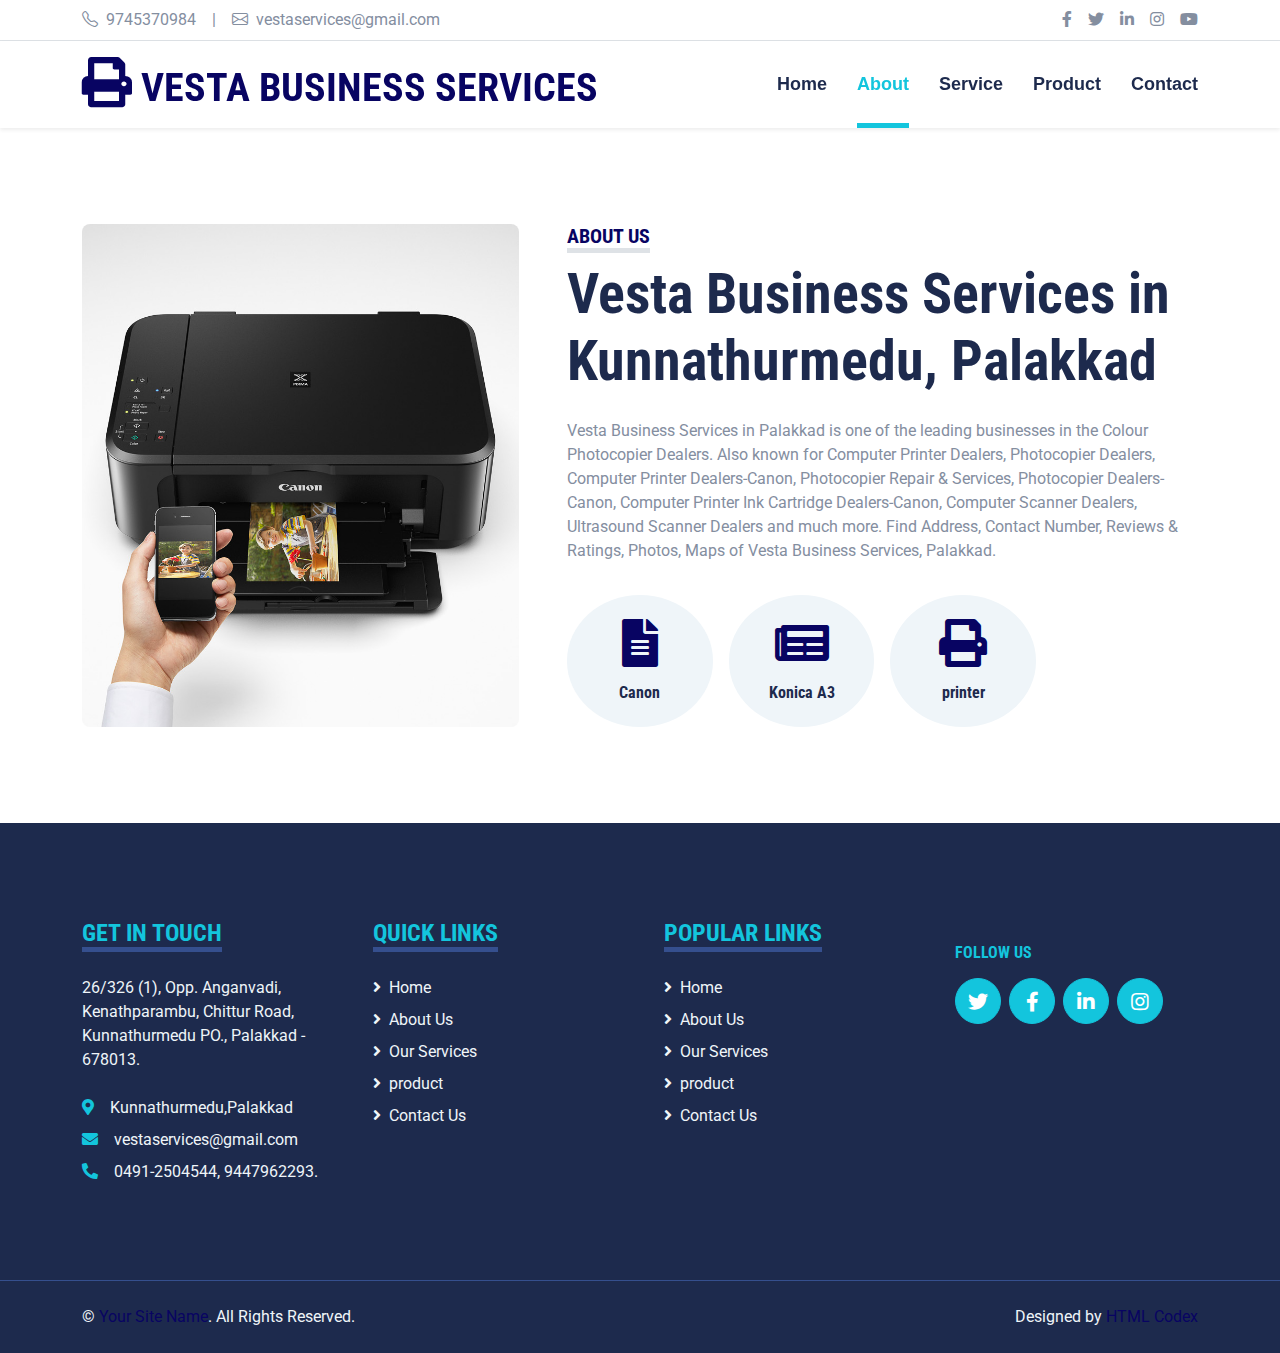
<file: about.html>
<!DOCTYPE html>
<html lang="en">

<head>
    <meta charset="utf-8">
    <title> Vesta Business Services </title>
    <meta content="width=device-width, initial-scale=1.0" name="viewport">
    <meta content="Free HTML Templates" name="keywords">
    <meta content="Free HTML Templates" name="description">

    <!-- Favicon -->
    <link href="img/favicon.ico" rel="icon">

    <!-- Google Web Fonts -->
    <link rel="preconnect" href="https://fonts.gstatic.com">
    <link href="https://fonts.googleapis.com/css2?family=Roboto+Condensed:wght@400;700&family=Roboto:wght@400;700&display=swap" rel="stylesheet">  

    <!-- Icon Font Stylesheet -->
    <link href="https://cdnjs.cloudflare.com/ajax/libs/font-awesome/5.15.0/css/all.min.css" rel="stylesheet">
    <link href="https://cdn.jsdelivr.net/npm/bootstrap-icons@1.4.1/font/bootstrap-icons.css" rel="stylesheet">

    <!-- Libraries Stylesheet -->
    <link href="lib/owlcarousel/assets/owl.carousel.min.css" rel="stylesheet">
    <link href="lib/tempusdominus/css/tempusdominus-bootstrap-4.min.css" rel="stylesheet" />

    <!-- Customized Bootstrap Stylesheet -->
    <link href="css/bootstrap.min.css" rel="stylesheet">

    <!-- Template Stylesheet -->
    <link href="css/style.css" rel="stylesheet">
</head>

<body>
    <!-- Topbar Start -->
    <div class="container-fluid py-2 border-bottom d-none d-lg-block">
        <div class="container">
            <div class="row">
                <div class="col-md-6 text-center text-lg-start mb-2 mb-lg-0">
                    <div class="d-inline-flex align-items-center">
                        <a class="text-decoration-none text-body pe-3" ><i class="bi bi-telephone me-2"></i>9745370984</a>
                        <span class="text-body">|</span>
                        <a class="text-decoration-none text-body px-3" ><i class="bi bi-envelope me-2"></i>vestaservices@gmail.com</a>
                    </div>
                </div>
                <div class="col-md-6 text-center text-lg-end">
                    <div class="d-inline-flex align-items-center">
                        <a class="text-body px-2" href="">
                            <i class="fab fa-facebook-f"></i>
                        </a>
                        <a class="text-body px-2" href="">
                            <i class="fab fa-twitter"></i>
                        </a>
                        <a class="text-body px-2" href="">
                            <i class="fab fa-linkedin-in"></i>
                        </a>
                        <a class="text-body px-2" href="">
                            <i class="fab fa-instagram"></i>
                        </a>
                        <a class="text-body ps-2" href="">
                            <i class="fab fa-youtube"></i>
                        </a>
                    </div>
                </div>
            </div>
        </div>
    </div>
    <!-- Topbar End -->


    <!-- Navbar Start -->
    <div class="container-fluid sticky-top bg-white shadow-sm mb-5">
        <div class="container">
            <nav class="navbar navbar-expand-lg bg-white navbar-light py-3 py-lg-0">
                <a href="index.html" class="navbar-brand">
                    <h1 class="m-0 text-uppercase text-primary"> <i class="fa fa-print" style="font-size:50px " ></i>  Vesta Business Services </h1>
                </a>
                <button class="navbar-toggler" type="button" data-bs-toggle="collapse" data-bs-target="#navbarCollapse">
                    <span class="navbar-toggler-icon"></span>
                </button>
                <div class="collapse navbar-collapse" id="navbarCollapse">
                    <div class="navbar-nav ms-auto py-0">
                        <a href="index.html" class="nav-item nav-link">Home</a>
                        <a href="about.html" class="nav-item nav-link active">About</a>
                        <a href="service.html" class="nav-item nav-link">Service</a>
                        <a href="blog.html" class="nav-item nav-link">Product</a>
                  <!--  <div class="nav-item dropdown">
                            <a href="#" class="nav-link dropdown-toggle" data-bs-toggle="dropdown">Pages</a>
                            <div class="dropdown-menu m-0">
                                <a href="blog.html" class="dropdown-item">Blog Grid</a>
                                <a href="detail.html" class="dropdown-item">Blog Detail</a>
                                <a href="team.html" class="dropdown-item">The Team</a>
                                <a href="testimonial.html" class="dropdown-item">Testimonial</a>
                                <a href="appointment.html" class="dropdown-item">Appointment</a>
                                <a href="search.html" class="dropdown-item">Search</a>
                            </div>
                        </div>-->
                        <a href="contact.html" class="nav-item nav-link">Contact</a>
                    </div>
                </div>
            </nav>
        </div>
    </div>
    <!-- Navbar End -->


    <!-- About Start -->
    <div class="container-fluid py-5">
        <div class="container">
            <div class="row gx-5">
                <div class="col-lg-5 mb-5 mb-lg-0" style="min-height: 500px;">
                    <div class="position-relative h-100">
                        <img class="position-absolute w-100 h-100 rounded" src="img/pixma-mg3660-feature-2.jpg" style="object-fit: cover;">
                    </div>
                </div>
                <div class="col-lg-7">
                    <div class="mb-4">
                        <h5 class="d-inline-block text-primary text-uppercase border-bottom border-5">About Us</h5>
                        <h1 class="display-4">Vesta Business Services in Kunnathurmedu, Palakkad</h1>
                    </div>
                    <p>Vesta Business Services in Palakkad is one of the leading businesses in the Colour Photocopier Dealers. Also known for Computer Printer Dealers, Photocopier Dealers, Computer Printer Dealers-Canon, Photocopier Repair & Services, Photocopier Dealers-Canon, Computer Printer Ink Cartridge Dealers-Canon, Computer Scanner Dealers, Ultrasound Scanner Dealers and much more. Find Address, Contact Number, Reviews & Ratings, Photos, Maps of Vesta Business Services, Palakkad.</p>
                    <div class="row g-3 pt-3">
                        <div class="col-sm-3 col-6">
                            <div class="bg-light text-center rounded-circle py-4">
                                <i class=" fa fa-3x far fa-file-alt  text-primary mb-3"></i>
                                <h6 class="mb-0">Canon<small class="d-block text-primary"></small></h6>
                            </div>
                        </div>
                      <div class="col-sm-3 col-6">
                            <div class="bg-light text-center rounded-circle py-4">
                                <i class="fa fa-3x far fa-newspaper text-primary mb-3"></i>
                                <h6 class="mb-0">Konica A3<small class="d-block text-primary"></small></h6>
                            </div> 
                         </div>
                        <div class="col-sm-3 col-6">
                            <div class="bg-light text-center rounded-circle py-4">
                                <i class="fa fa-3x fa fa-print text-primary mb-3"></i>
                                <h6 class="mb-0">printer<small class="d-block text-primary"></small></h6>
                            </div>
                        </div> 
                        <!-- <div class="col-sm-3 col-6">
                            <div class="bg-light text-center rounded-circle py-4">
                                <i class="fa fa-3x fa-ambulance text-primary mb-3"></i>
                                <h6 class="mb-0">Free<small class="d-block text-primary">Ambulance</small></h6>
                            </div>
                        </div>-->
                    </div>
                </div>
            </div>
        </div>
    </div>
    <!-- About End -->


    <!-- Search Start -->
   <!-- <div class="container-fluid bg-primary my-5 py-5">
        <div class="container py-5">
            <div class="text-center mx-auto mb-5" style="max-width: 500px;">
                <h5 class="d-inline-block text-white text-uppercase border-bottom border-5">Find A Doctor</h5>
                <h1 class="display-4 mb-4">Find A Healthcare Professionals</h1>
                <h5 class="text-white fw-normal">Duo ipsum erat stet dolor sea ut nonumy tempor. Tempor duo lorem eos sit sed ipsum takimata ipsum sit est. Ipsum ea voluptua ipsum sit justo</h5>
            </div>
            <div class="mx-auto" style="width: 100%; max-width: 600px;">
                <div class="input-group">
                    <select class="form-select border-primary w-25" style="height: 60px;">
                        <option selected>Department</option>
                        <option value="1">Department 1</option>
                        <option value="2">Department 2</option>
                        <option value="3">Department 3</option>
                    </select>
                    <input type="text" class="form-control border-primary w-50" placeholder="Keyword">
                    <button class="btn btn-dark border-0 w-25">Search</button>
                </div>
            </div>
        </div>
    </div> -->
    <!-- Search End -->


    <!-- Team Start -->
  <!--  <div class="container-fluid py-5">
        <div class="container">
            <div class="text-center mx-auto mb-5" style="max-width: 500px;">
                <h5 class="d-inline-block text-primary text-uppercase border-bottom border-5">Our Doctors</h5>
                <h1 class="display-4">Qualified Healthcare Professionals</h1>
            </div>
            <div class="owl-carousel team-carousel position-relative">
                <div class="team-item">
                    <div class="row g-0 bg-light rounded overflow-hidden">
                        <div class="col-12 col-sm-5 h-100">
                            <img class="img-fluid h-100" src="img/team-1.jpg" style="object-fit: cover;">
                        </div>
                        <div class="col-12 col-sm-7 h-100 d-flex flex-column">
                            <div class="mt-auto p-4">
                                <h3>Doctor Name</h3>
                                <h6 class="fw-normal fst-italic text-primary mb-4">Cardiology Specialist</h6>
                                <p class="m-0">Dolor lorem eos dolor duo eirmod sea. Dolor sit magna rebum clita rebum dolor</p>
                            </div>
                            <div class="d-flex mt-auto border-top p-4">
                                <a class="btn btn-lg btn-primary btn-lg-square rounded-circle me-3" href="#"><i class="fab fa-twitter"></i></a>
                                <a class="btn btn-lg btn-primary btn-lg-square rounded-circle me-3" href="#"><i class="fab fa-facebook-f"></i></a>
                                <a class="btn btn-lg btn-primary btn-lg-square rounded-circle" href="#"><i class="fab fa-linkedin-in"></i></a>
                            </div>
                        </div>
                    </div>
                </div>
                <div class="team-item">
                    <div class="row g-0 bg-light rounded overflow-hidden">
                        <div class="col-12 col-sm-5 h-100">
                            <img class="img-fluid h-100" src="img/team-2.jpg" style="object-fit: cover;">
                        </div>
                        <div class="col-12 col-sm-7 h-100 d-flex flex-column">
                            <div class="mt-auto p-4">
                                <h3>Doctor Name</h3>
                                <h6 class="fw-normal fst-italic text-primary mb-4">Cardiology Specialist</h6>
                                <p class="m-0">Dolor lorem eos dolor duo eirmod sea. Dolor sit magna rebum clita rebum dolor</p>
                            </div>
                            <div class="d-flex mt-auto border-top p-4">
                                <a class="btn btn-lg btn-primary btn-lg-square rounded-circle me-3" href="#"><i class="fab fa-twitter"></i></a>
                                <a class="btn btn-lg btn-primary btn-lg-square rounded-circle me-3" href="#"><i class="fab fa-facebook-f"></i></a>
                                <a class="btn btn-lg btn-primary btn-lg-square rounded-circle" href="#"><i class="fab fa-linkedin-in"></i></a>
                            </div>
                        </div>
                    </div>
                </div>
                <div class="team-item">
                    <div class="row g-0 bg-light rounded overflow-hidden">
                        <div class="col-12 col-sm-5 h-100">
                            <img class="img-fluid h-100" src="img/team-3.jpg" style="object-fit: cover;">
                        </div>
                        <div class="col-12 col-sm-7 h-100 d-flex flex-column">
                            <div class="mt-auto p-4">
                                <h3>Doctor Name</h3>
                                <h6 class="fw-normal fst-italic text-primary mb-4">Cardiology Specialist</h6>
                                <p class="m-0">Dolor lorem eos dolor duo eirmod sea. Dolor sit magna rebum clita rebum dolor</p>
                            </div>
                            <div class="d-flex mt-auto border-top p-4">
                                <a class="btn btn-lg btn-primary btn-lg-square rounded-circle me-3" href="#"><i class="fab fa-twitter"></i></a>
                                <a class="btn btn-lg btn-primary btn-lg-square rounded-circle me-3" href="#"><i class="fab fa-facebook-f"></i></a>
                                <a class="btn btn-lg btn-primary btn-lg-square rounded-circle" href="#"><i class="fab fa-linkedin-in"></i></a>
                            </div>
                        </div>
                    </div>
                </div>
            </div>
        </div>
    </div>  -->
    <!-- Team End -->


    <!-- Footer Start -->
    <div class="container-fluid bg-dark text-light mt-5 py-5">
        <div class="container py-5">
            <div class="row g-5">
                <div class="col-lg-3 col-md-6">
                    <h4 class="d-inline-block text-primary text-uppercase border-bottom border-5 border-secondary mb-4" style="color: #13C5DD !important; " >Get In Touch</h4>
                    <p class="mb-4">26/326 (1), Opp. Anganvadi, Kenathparambu, Chittur Road, Kunnathurmedu PO., Palakkad - 678013.</p>
                    <p class="mb-2"><i class="fa fa-map-marker-alt text-primary me-3" style="color: #13C5DD !important; "></i>Kunnathurmedu,Palakkad</p>
                    <p class="mb-2"><i class="fa fa-envelope text-primary me-3" style="color: #13C5DD !important; "></i>vestaservices@gmail.com</p>
                    <p class="mb-0"><i class="fa fa-phone-alt text-primary me-3" style="color: #13C5DD !important; "></i>0491-2504544, 9447962293.</p>
                </div>
                <div class="col-lg-3 col-md-6">
                    <h4 class="d-inline-block text-primary text-uppercase border-bottom border-5 border-secondary mb-4" style="color: #13C5DD !important; ">Quick Links</h4>
                    <div class="d-flex flex-column justify-content-start">
                        <a class="text-light mb-2" href="index.html"><i class="fa fa-angle-right me-2"></i>Home</a>
                        <a class="text-light mb-2" href="about.html"><i class="fa fa-angle-right me-2"></i>About Us</a>
                        <a class="text-light mb-2" href="service.html"><i class="fa fa-angle-right me-2"></i>Our Services</a>
                        <a class="text-light mb-2" href="blog.html"><i class="fa fa-angle-right me-2"></i>product</a>
                        <a class="text-light" href="contact.html"><i class="fa fa-angle-right me-2"></i>Contact Us</a>
                    </div>
                </div>
                <div class="col-lg-3 col-md-6">
                    <h4 class="d-inline-block text-primary text-uppercase border-bottom border-5 border-secondary mb-4" style="color: #13C5DD !important; ">Popular Links</h4>
                    <div class="d-flex flex-column justify-content-start">
                        <a class="text-light mb-2" href="index.html"><i class="fa fa-angle-right me-2"></i>Home</a>
                        <a class="text-light mb-2" href="about.html"><i class="fa fa-angle-right me-2"></i>About Us</a>
                        <a class="text-light mb-2" href="service.html"><i class="fa fa-angle-right me-2"></i>Our Services</a>
                        <a class="text-light mb-2" href="blog.html"><i class="fa fa-angle-right me-2"></i>product</a>
                        <a class="text-light" href="contact.html"><i class="fa fa-angle-right me-2"></i>Contact Us</a>
                    </div>
                </div>
                <div class="col-lg-3 col-md-6">
                    <!--<h4 class="d-inline-block text-primary text-uppercase border-bottom border-5 border-secondary mb-4">Newsletter</h4>
                    <form action="">
                        <div class="input-group">
                            <input type="text" class="form-control p-3 border-0" placeholder="Your Email Address">
                            <button class="btn btn-primary">Sign Up</button>
                        </div>
                    </form>-->
                    <h6 class="text-primary text-uppercase mt-4 mb-3" style="color: #13C5DD !important; ">Follow Us</h6>
                    <div class="d-flex">
                        <a class="btn btn-lg btn-primary btn-lg-square rounded-circle me-2" href="#"><i class="fab fa-twitter"></i></a>
                        <a class="btn btn-lg btn-primary btn-lg-square rounded-circle me-2" href="#"><i class="fab fa-facebook-f"></i></a>
                        <a class="btn btn-lg btn-primary btn-lg-square rounded-circle me-2" href="#"><i class="fab fa-linkedin-in"></i></a>
                        <a class="btn btn-lg btn-primary btn-lg-square rounded-circle" href="#"><i class="fab fa-instagram"></i></a>
                    </div>
                </div>
            </div>
        </div>
    </div>
    <div class="container-fluid bg-dark text-light border-top border-secondary py-4">
        <div class="container">
            <div class="row g-5">
                <div class="col-md-6 text-center text-md-start">
                    <p class="mb-md-0">&copy; <a class="text-primary" href="#">Your Site Name</a>. All Rights Reserved.</p>
                </div>
                <div class="col-md-6 text-center text-md-end">
                    <p class="mb-0">Designed by <a class="text-primary" href="https://htmlcodex.com">HTML Codex</a></p>
                </div>
            </div>
        </div>
    </div>
    <!-- Footer End -->


    <!-- Back to Top -->
    <a href="#" class="btn btn-lg btn-primary btn-lg-square back-to-top"><i class="bi bi-arrow-up"></i></a>


    <!-- JavaScript Libraries -->
    <script src="https://code.jquery.com/jquery-3.4.1.min.js"></script>
    <script src="https://cdn.jsdelivr.net/npm/bootstrap@5.0.0/dist/js/bootstrap.bundle.min.js"></script>
    <script src="lib/easing/easing.min.js"></script>
    <script src="lib/waypoints/waypoints.min.js"></script>
    <script src="lib/owlcarousel/owl.carousel.min.js"></script>
    <script src="lib/tempusdominus/js/moment.min.js"></script>
    <script src="lib/tempusdominus/js/moment-timezone.min.js"></script>
    <script src="lib/tempusdominus/js/tempusdominus-bootstrap-4.min.js"></script>

    <!-- Template Javascript -->
    <script src="js/main.js"></script>
</body>

</html>
</file>
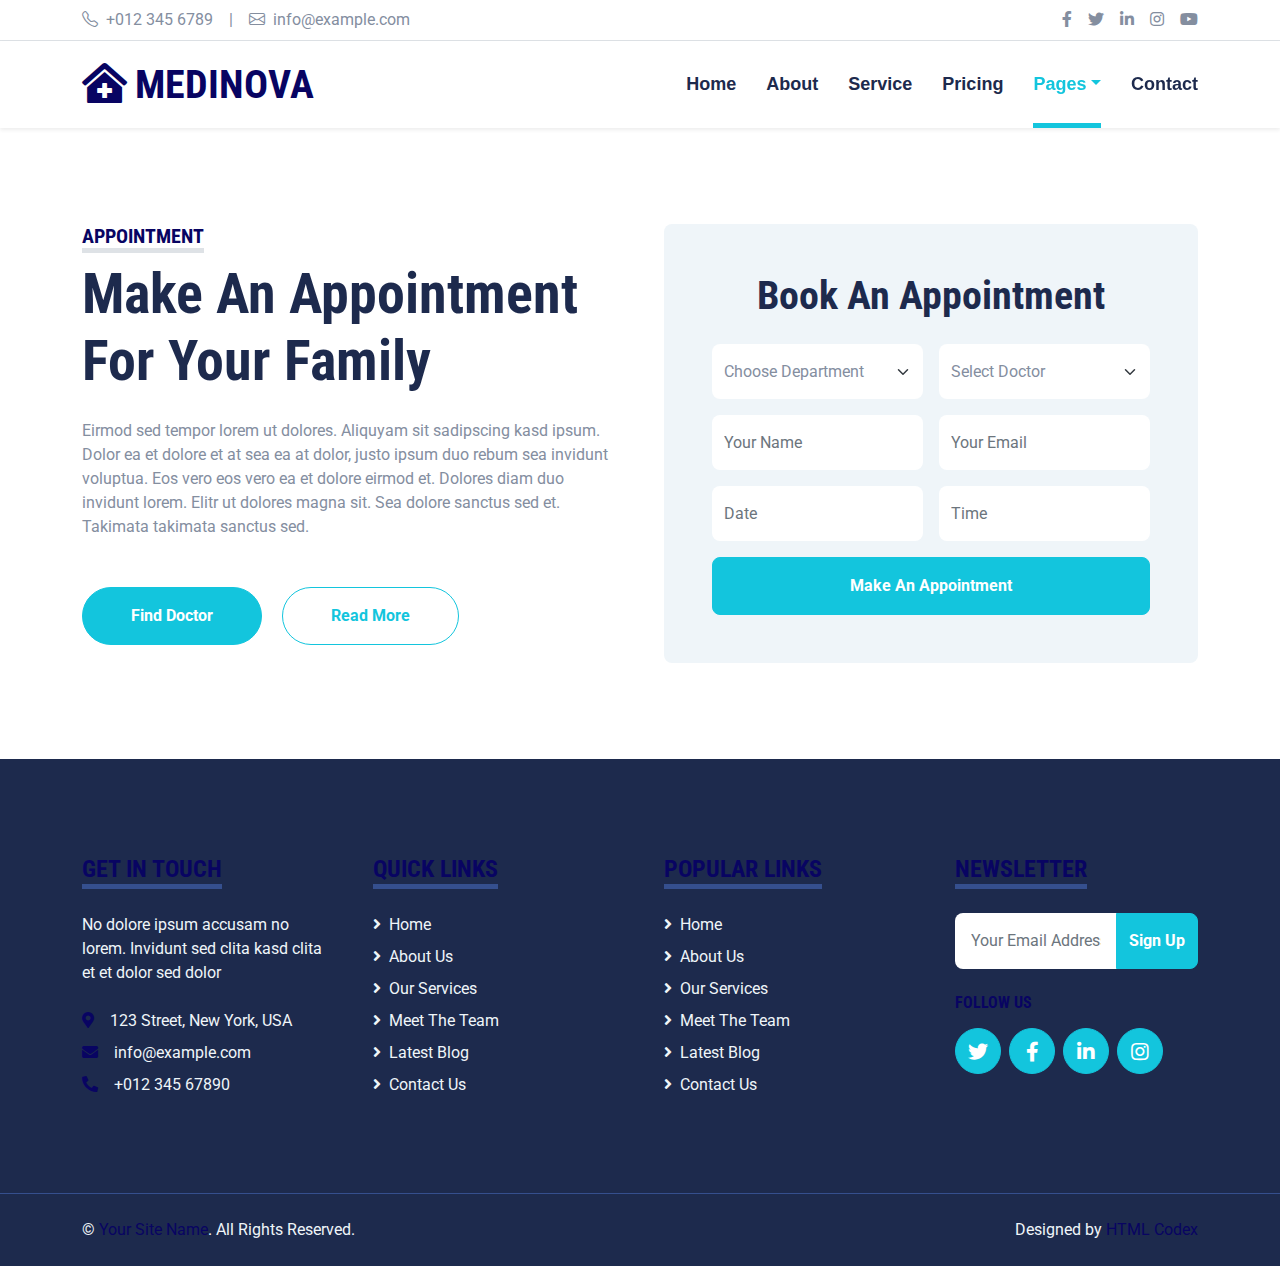
<file: appointment.html>
<!DOCTYPE html>
<html lang="en">

<head>
    <meta charset="utf-8">
    <title>MEDINOVA - Hospital Website Template</title>
    <meta content="width=device-width, initial-scale=1.0" name="viewport">
    <meta content="Free HTML Templates" name="keywords">
    <meta content="Free HTML Templates" name="description">

    <!-- Favicon -->
    <link href="img/favicon.ico" rel="icon">

    <!-- Google Web Fonts -->
    <link rel="preconnect" href="https://fonts.gstatic.com">
    <link href="https://fonts.googleapis.com/css2?family=Roboto+Condensed:wght@400;700&family=Roboto:wght@400;700&display=swap" rel="stylesheet">  

    <!-- Icon Font Stylesheet -->
    <link href="https://cdnjs.cloudflare.com/ajax/libs/font-awesome/5.15.0/css/all.min.css" rel="stylesheet">
    <link href="https://cdn.jsdelivr.net/npm/bootstrap-icons@1.4.1/font/bootstrap-icons.css" rel="stylesheet">

    <!-- Libraries Stylesheet -->
    <link href="lib/owlcarousel/assets/owl.carousel.min.css" rel="stylesheet">
    <link href="lib/tempusdominus/css/tempusdominus-bootstrap-4.min.css" rel="stylesheet" />

    <!-- Customized Bootstrap Stylesheet -->
    <link href="css/bootstrap.min.css" rel="stylesheet">

    <!-- Template Stylesheet -->
    <link href="css/style.css" rel="stylesheet">
</head>

<body>
    <!-- Topbar Start -->
    <div class="container-fluid py-2 border-bottom d-none d-lg-block">
        <div class="container">
            <div class="row">
                <div class="col-md-6 text-center text-lg-start mb-2 mb-lg-0">
                    <div class="d-inline-flex align-items-center">
                        <a class="text-decoration-none text-body pe-3" href=""><i class="bi bi-telephone me-2"></i>+012 345 6789</a>
                        <span class="text-body">|</span>
                        <a class="text-decoration-none text-body px-3" href=""><i class="bi bi-envelope me-2"></i>info@example.com</a>
                    </div>
                </div>
                <div class="col-md-6 text-center text-lg-end">
                    <div class="d-inline-flex align-items-center">
                        <a class="text-body px-2" href="">
                            <i class="fab fa-facebook-f"></i>
                        </a>
                        <a class="text-body px-2" href="">
                            <i class="fab fa-twitter"></i>
                        </a>
                        <a class="text-body px-2" href="">
                            <i class="fab fa-linkedin-in"></i>
                        </a>
                        <a class="text-body px-2" href="">
                            <i class="fab fa-instagram"></i>
                        </a>
                        <a class="text-body ps-2" href="">
                            <i class="fab fa-youtube"></i>
                        </a>
                    </div>
                </div>
            </div>
        </div>
    </div>
    <!-- Topbar End -->


    <!-- Navbar Start -->
    <div class="container-fluid sticky-top bg-white shadow-sm mb-5">
        <div class="container">
            <nav class="navbar navbar-expand-lg bg-white navbar-light py-3 py-lg-0">
                <a href="index.html" class="navbar-brand">
                    <h1 class="m-0 text-uppercase text-primary"><i class="fa fa-clinic-medical me-2"></i>Medinova</h1>
                </a>
                <button class="navbar-toggler" type="button" data-bs-toggle="collapse" data-bs-target="#navbarCollapse">
                    <span class="navbar-toggler-icon"></span>
                </button>
                <div class="collapse navbar-collapse" id="navbarCollapse">
                    <div class="navbar-nav ms-auto py-0">
                        <a href="index.html" class="nav-item nav-link">Home</a>
                        <a href="about.html" class="nav-item nav-link">About</a>
                        <a href="service.html" class="nav-item nav-link">Service</a>
                        <a href="price.html" class="nav-item nav-link">Pricing</a>
                        <div class="nav-item dropdown">
                            <a href="#" class="nav-link dropdown-toggle active" data-bs-toggle="dropdown">Pages</a>
                            <div class="dropdown-menu m-0">
                                <a href="blog.html" class="dropdown-item">Blog Grid</a>
                                <a href="detail.html" class="dropdown-item">Blog Detail</a>
                                <a href="team.html" class="dropdown-item">The Team</a>
                                <a href="testimonial.html" class="dropdown-item">Testimonial</a>
                                <a href="appointment.html" class="dropdown-item active">Appointment</a>
                                <a href="search.html" class="dropdown-item">Search</a>
                            </div>
                        </div>
                        <a href="contact.html" class="nav-item nav-link">Contact</a>
                    </div>
                </div>
            </nav>
        </div>
    </div>
    <!-- Navbar End -->


    <!-- Appointment Start -->
    <div class="container-fluid py-5">
        <div class="container">
            <div class="row gx-5">
                <div class="col-lg-6 mb-5 mb-lg-0">
                    <div class="mb-4">
                        <h5 class="d-inline-block text-primary text-uppercase border-bottom border-5">Appointment</h5>
                        <h1 class="display-4">Make An Appointment For Your Family</h1>
                    </div>
                    <p class="mb-5">Eirmod sed tempor lorem ut dolores. Aliquyam sit sadipscing kasd ipsum. Dolor ea et dolore et at sea ea at dolor, justo ipsum duo rebum sea invidunt voluptua. Eos vero eos vero ea et dolore eirmod et. Dolores diam duo invidunt lorem. Elitr ut dolores magna sit. Sea dolore sanctus sed et. Takimata takimata sanctus sed.</p>
                    <a class="btn btn-primary rounded-pill py-3 px-5 me-3" href="">Find Doctor</a>
                    <a class="btn btn-outline-primary rounded-pill py-3 px-5" href="">Read More</a>
                </div>
                <div class="col-lg-6">
                    <div class="bg-light text-center rounded p-5">
                        <h1 class="mb-4">Book An Appointment</h1>
                        <form>
                            <div class="row g-3">
                                <div class="col-12 col-sm-6">
                                    <select class="form-select bg-white border-0" style="height: 55px;">
                                        <option selected>Choose Department</option>
                                        <option value="1">Department 1</option>
                                        <option value="2">Department 2</option>
                                        <option value="3">Department 3</option>
                                    </select>
                                </div>
                                <div class="col-12 col-sm-6">
                                    <select class="form-select bg-white border-0" style="height: 55px;">
                                        <option selected>Select Doctor</option>
                                        <option value="1">Doctor 1</option>
                                        <option value="2">Doctor 2</option>
                                        <option value="3">Doctor 3</option>
                                    </select>
                                </div>
                                <div class="col-12 col-sm-6">
                                    <input type="text" class="form-control bg-white border-0" placeholder="Your Name" style="height: 55px;">
                                </div>
                                <div class="col-12 col-sm-6">
                                    <input type="email" class="form-control bg-white border-0" placeholder="Your Email" style="height: 55px;">
                                </div>
                                <div class="col-12 col-sm-6">
                                    <div class="date" id="date" data-target-input="nearest">
                                        <input type="text"
                                            class="form-control bg-white border-0 datetimepicker-input"
                                            placeholder="Date" data-target="#date" data-toggle="datetimepicker" style="height: 55px;">
                                    </div>
                                </div>
                                <div class="col-12 col-sm-6">
                                    <div class="time" id="time" data-target-input="nearest">
                                        <input type="text"
                                            class="form-control bg-white border-0 datetimepicker-input"
                                            placeholder="Time" data-target="#time" data-toggle="datetimepicker" style="height: 55px;">
                                    </div>
                                </div>
                                <div class="col-12">
                                    <button class="btn btn-primary w-100 py-3" type="submit">Make An Appointment</button>
                                </div>
                            </div>
                        </form>
                    </div>
                </div>
            </div>
        </div>
    </div>
    <!-- Appointment End -->


    <!-- Footer Start -->
    <div class="container-fluid bg-dark text-light mt-5 py-5">
        <div class="container py-5">
            <div class="row g-5">
                <div class="col-lg-3 col-md-6">
                    <h4 class="d-inline-block text-primary text-uppercase border-bottom border-5 border-secondary mb-4">Get In Touch</h4>
                    <p class="mb-4">No dolore ipsum accusam no lorem. Invidunt sed clita kasd clita et et dolor sed dolor</p>
                    <p class="mb-2"><i class="fa fa-map-marker-alt text-primary me-3"></i>123 Street, New York, USA</p>
                    <p class="mb-2"><i class="fa fa-envelope text-primary me-3"></i>info@example.com</p>
                    <p class="mb-0"><i class="fa fa-phone-alt text-primary me-3"></i>+012 345 67890</p>
                </div>
                <div class="col-lg-3 col-md-6">
                    <h4 class="d-inline-block text-primary text-uppercase border-bottom border-5 border-secondary mb-4">Quick Links</h4>
                    <div class="d-flex flex-column justify-content-start">
                        <a class="text-light mb-2" href="#"><i class="fa fa-angle-right me-2"></i>Home</a>
                        <a class="text-light mb-2" href="#"><i class="fa fa-angle-right me-2"></i>About Us</a>
                        <a class="text-light mb-2" href="#"><i class="fa fa-angle-right me-2"></i>Our Services</a>
                        <a class="text-light mb-2" href="#"><i class="fa fa-angle-right me-2"></i>Meet The Team</a>
                        <a class="text-light mb-2" href="#"><i class="fa fa-angle-right me-2"></i>Latest Blog</a>
                        <a class="text-light" href="#"><i class="fa fa-angle-right me-2"></i>Contact Us</a>
                    </div>
                </div>
                <div class="col-lg-3 col-md-6">
                    <h4 class="d-inline-block text-primary text-uppercase border-bottom border-5 border-secondary mb-4">Popular Links</h4>
                    <div class="d-flex flex-column justify-content-start">
                        <a class="text-light mb-2" href="#"><i class="fa fa-angle-right me-2"></i>Home</a>
                        <a class="text-light mb-2" href="#"><i class="fa fa-angle-right me-2"></i>About Us</a>
                        <a class="text-light mb-2" href="#"><i class="fa fa-angle-right me-2"></i>Our Services</a>
                        <a class="text-light mb-2" href="#"><i class="fa fa-angle-right me-2"></i>Meet The Team</a>
                        <a class="text-light mb-2" href="#"><i class="fa fa-angle-right me-2"></i>Latest Blog</a>
                        <a class="text-light" href="#"><i class="fa fa-angle-right me-2"></i>Contact Us</a>
                    </div>
                </div>
                <div class="col-lg-3 col-md-6">
                    <h4 class="d-inline-block text-primary text-uppercase border-bottom border-5 border-secondary mb-4">Newsletter</h4>
                    <form action="">
                        <div class="input-group">
                            <input type="text" class="form-control p-3 border-0" placeholder="Your Email Address">
                            <button class="btn btn-primary">Sign Up</button>
                        </div>
                    </form>
                    <h6 class="text-primary text-uppercase mt-4 mb-3">Follow Us</h6>
                    <div class="d-flex">
                        <a class="btn btn-lg btn-primary btn-lg-square rounded-circle me-2" href="#"><i class="fab fa-twitter"></i></a>
                        <a class="btn btn-lg btn-primary btn-lg-square rounded-circle me-2" href="#"><i class="fab fa-facebook-f"></i></a>
                        <a class="btn btn-lg btn-primary btn-lg-square rounded-circle me-2" href="#"><i class="fab fa-linkedin-in"></i></a>
                        <a class="btn btn-lg btn-primary btn-lg-square rounded-circle" href="#"><i class="fab fa-instagram"></i></a>
                    </div>
                </div>
            </div>
        </div>
    </div>
    <div class="container-fluid bg-dark text-light border-top border-secondary py-4">
        <div class="container">
            <div class="row g-5">
                <div class="col-md-6 text-center text-md-start">
                    <p class="mb-md-0">&copy; <a class="text-primary" href="#">Your Site Name</a>. All Rights Reserved.</p>
                </div>
                <div class="col-md-6 text-center text-md-end">
                    <p class="mb-0">Designed by <a class="text-primary" href="https://htmlcodex.com">HTML Codex</a></p>
                </div>
            </div>
        </div>
    </div>
    <!-- Footer End -->


    <!-- Back to Top -->
    <a href="#" class="btn btn-lg btn-primary btn-lg-square back-to-top"><i class="bi bi-arrow-up"></i></a>


    <!-- JavaScript Libraries -->
    <script src="https://code.jquery.com/jquery-3.4.1.min.js"></script>
    <script src="https://cdn.jsdelivr.net/npm/bootstrap@5.0.0/dist/js/bootstrap.bundle.min.js"></script>
    <script src="lib/easing/easing.min.js"></script>
    <script src="lib/waypoints/waypoints.min.js"></script>
    <script src="lib/owlcarousel/owl.carousel.min.js"></script>
    <script src="lib/tempusdominus/js/moment.min.js"></script>
    <script src="lib/tempusdominus/js/moment-timezone.min.js"></script>
    <script src="lib/tempusdominus/js/tempusdominus-bootstrap-4.min.js"></script>

    <!-- Template Javascript -->
    <script src="js/main.js"></script>
</body>

</html>
</file>
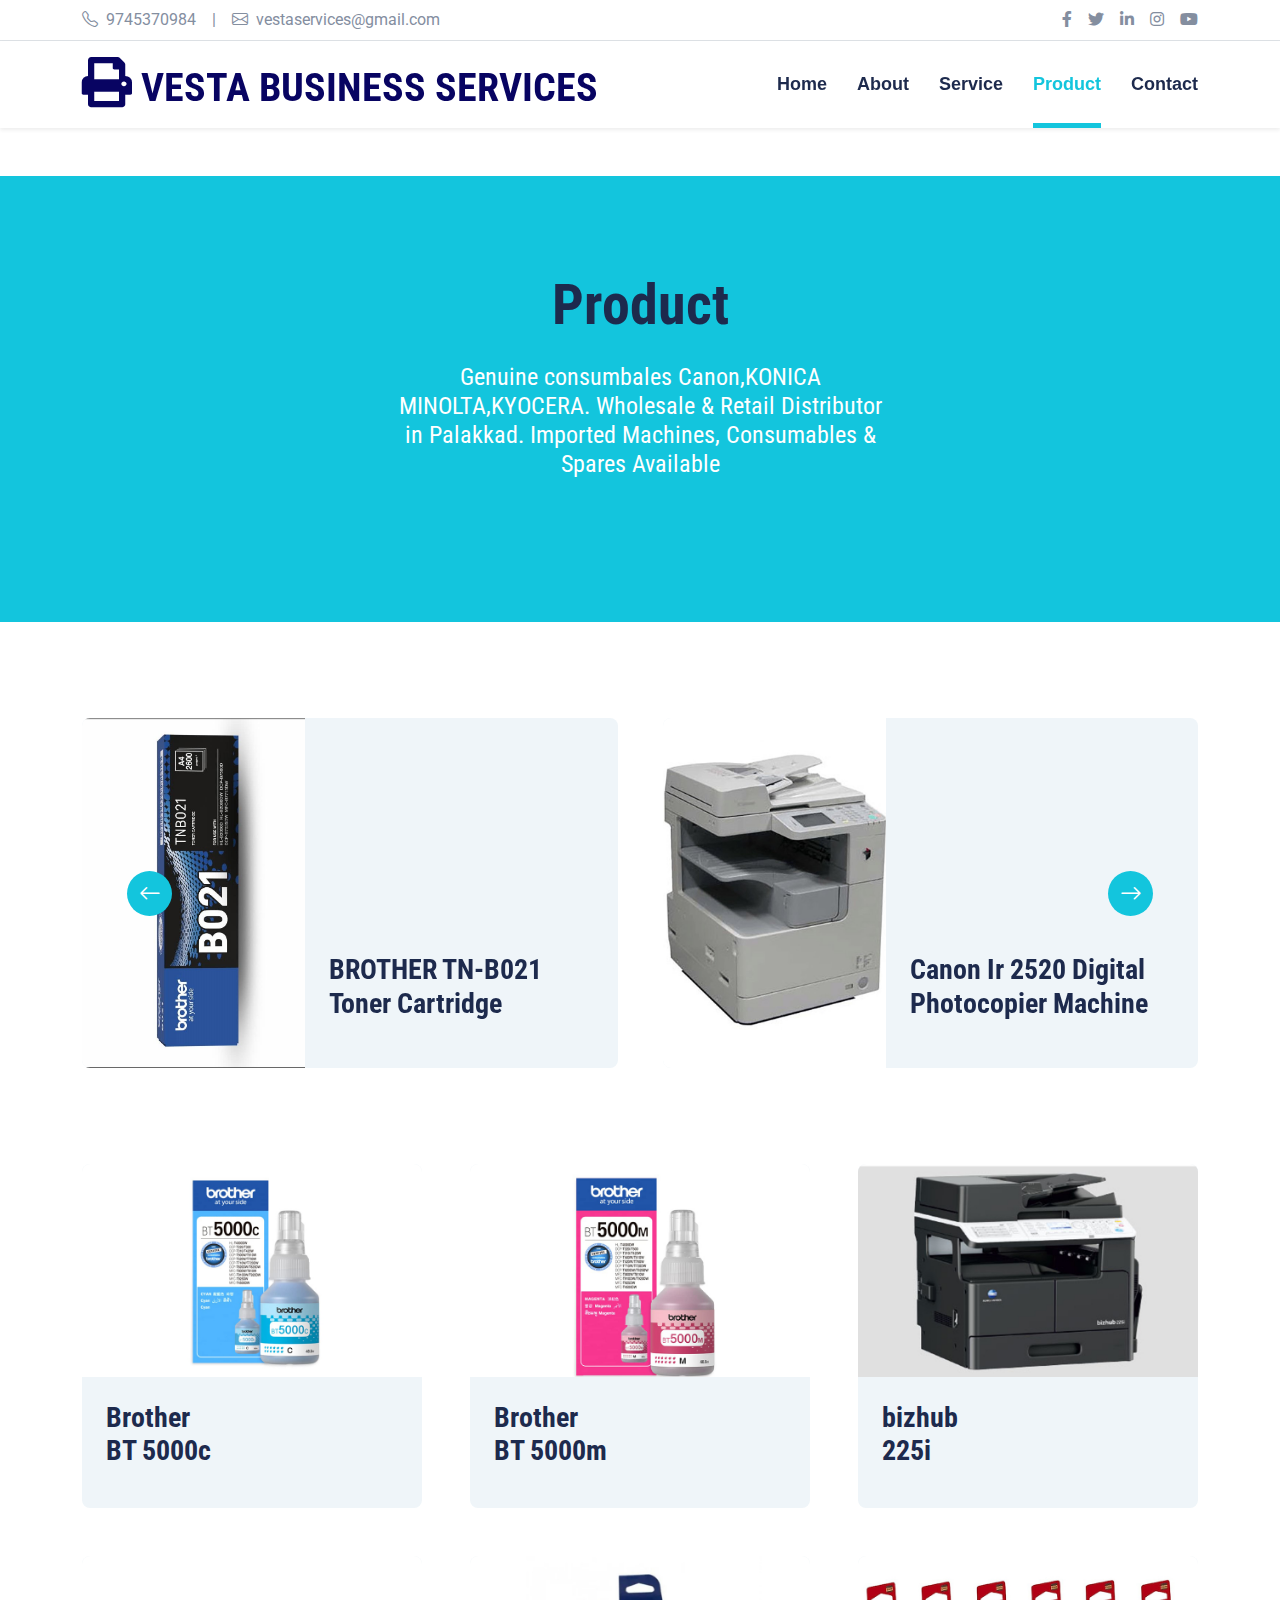
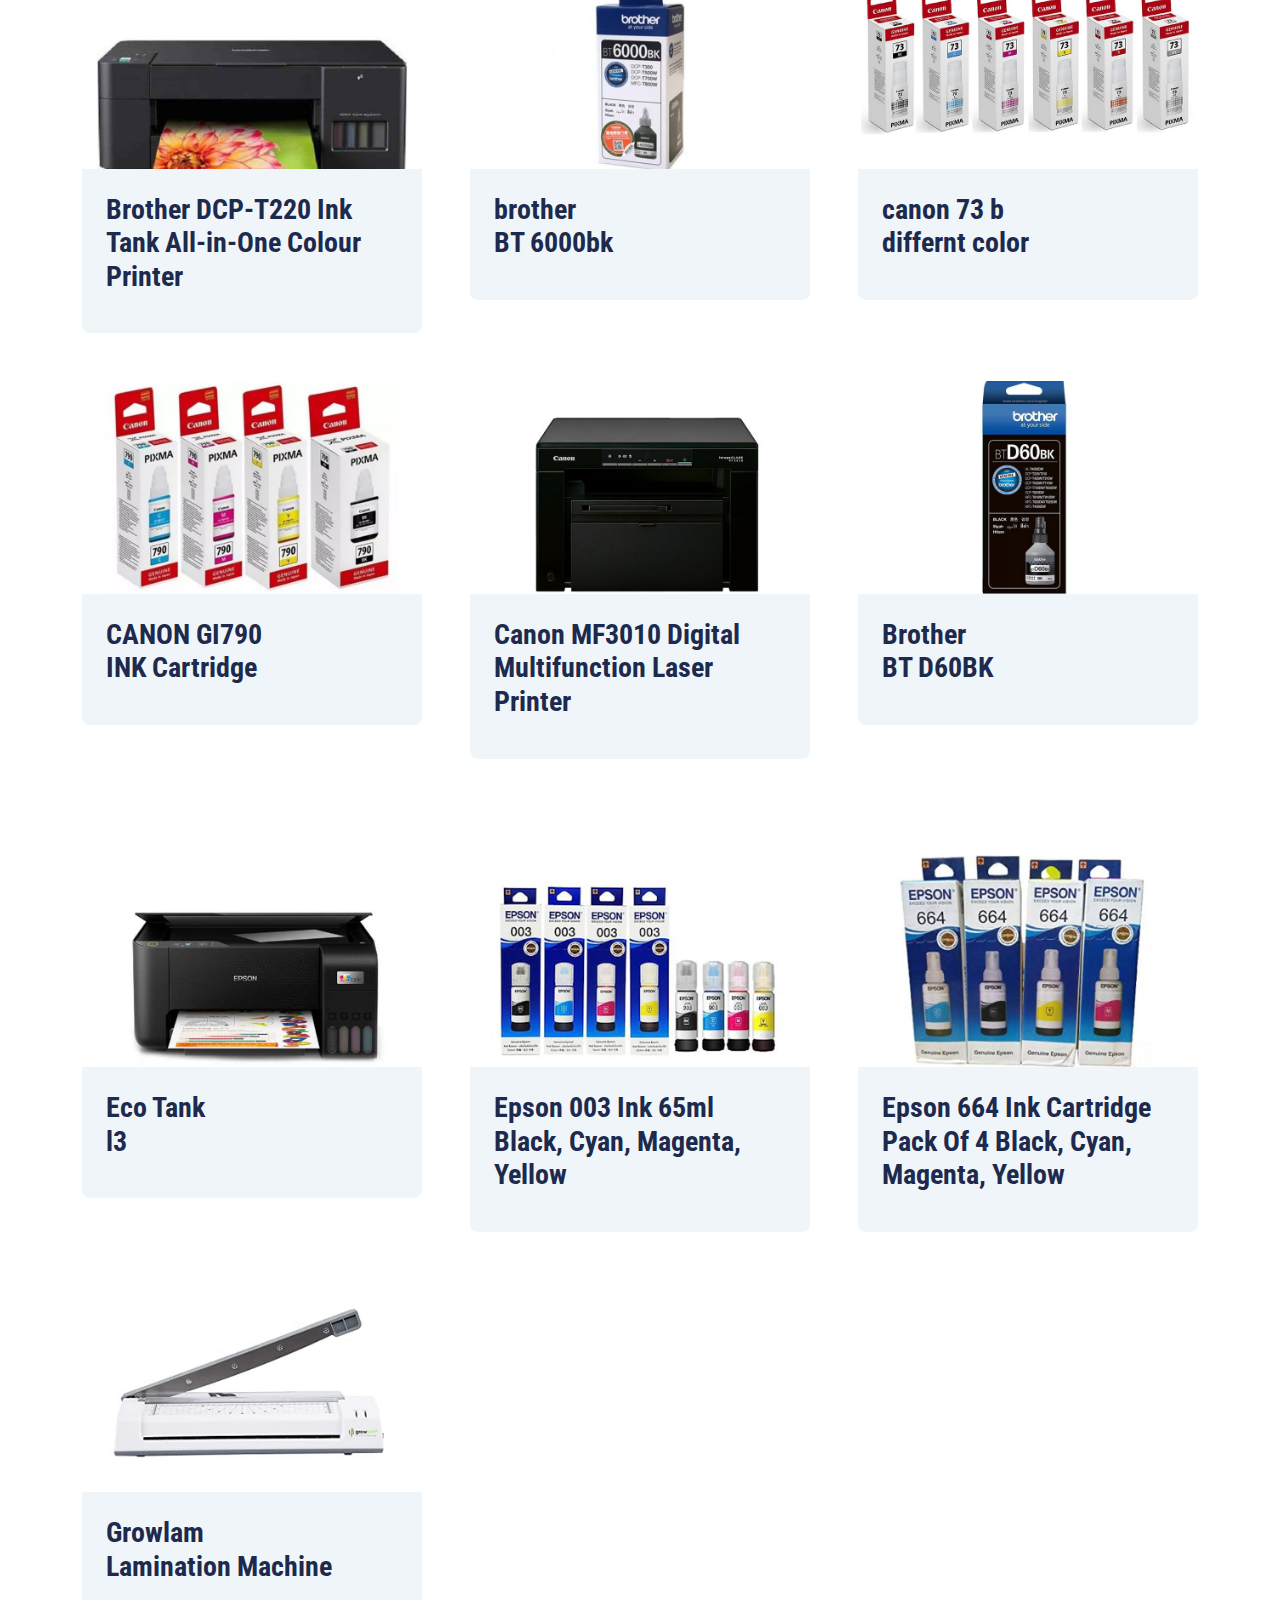
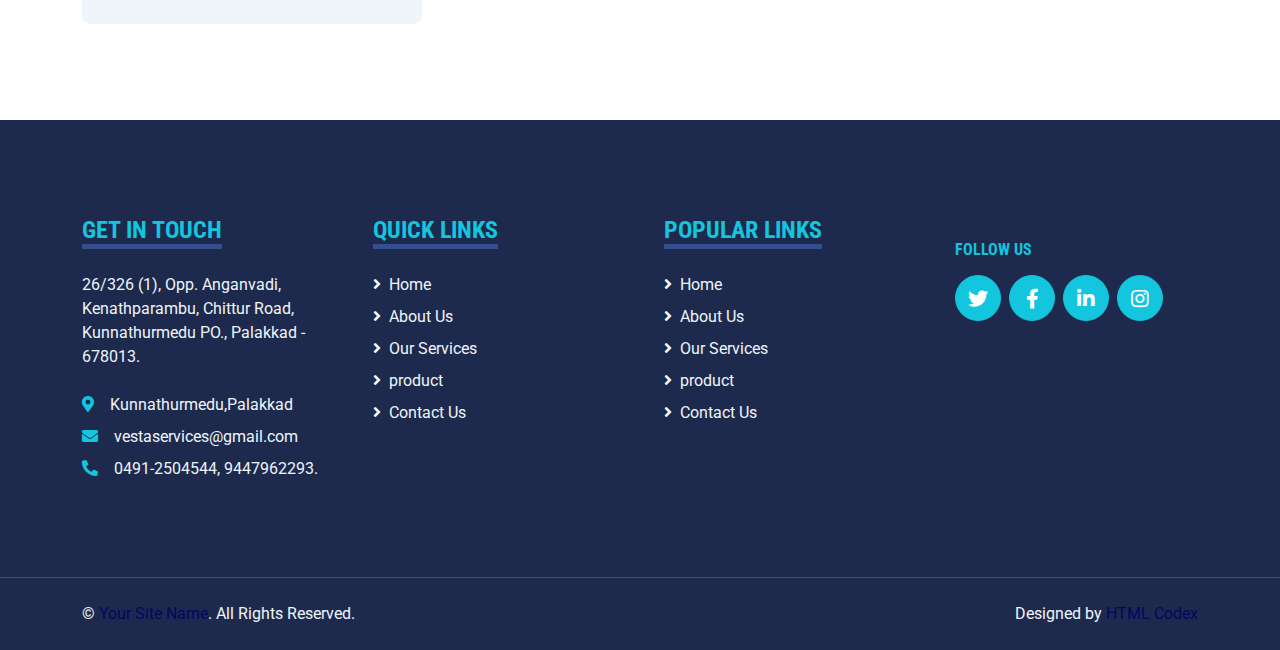
<file: blog.html>
<!DOCTYPE html>
<html lang="en">

<head>
    <meta charset="utf-8">
    <title> Vesta Business Services </title>
    <meta content="width=device-width, initial-scale=1.0" name="viewport">
    <meta content="Free HTML Templates" name="keywords">
    <meta content="Free HTML Templates" name="description">

    <!-- Favicon -->
    <link href="img/favicon.ico" rel="icon">

    <!-- Google Web Fonts -->
    <link rel="preconnect" href="https://fonts.gstatic.com">
    <link href="https://fonts.googleapis.com/css2?family=Roboto+Condensed:wght@400;700&family=Roboto:wght@400;700&display=swap" rel="stylesheet">  

    <!-- Icon Font Stylesheet -->
    <link href="https://cdnjs.cloudflare.com/ajax/libs/font-awesome/5.15.0/css/all.min.css" rel="stylesheet">
    <link href="https://cdn.jsdelivr.net/npm/bootstrap-icons@1.4.1/font/bootstrap-icons.css" rel="stylesheet">

    <!-- Libraries Stylesheet -->
    <link href="lib/owlcarousel/assets/owl.carousel.min.css" rel="stylesheet">
    <link href="lib/tempusdominus/css/tempusdominus-bootstrap-4.min.css" rel="stylesheet" />

    <!-- Customized Bootstrap Stylesheet -->
    <link href="css/bootstrap.min.css" rel="stylesheet">

    <!-- Template Stylesheet -->
    <link href="css/style.css" rel="stylesheet">
</head>

<body>
    <!-- Topbar Start -->
    <div class="container-fluid py-2 border-bottom d-none d-lg-block">
        <div class="container">
            <div class="row">
                <div class="col-md-6 text-center text-lg-start mb-2 mb-lg-0">
                    <div class="d-inline-flex align-items-center">
                        <a class="text-decoration-none text-body pe-3" href=""><i class="bi bi-telephone me-2"></i>9745370984</a>
                        <span class="text-body">|</span>
                        <a class="text-decoration-none text-body px-3" href=""><i class="bi bi-envelope me-2"></i>vestaservices@gmail.com</a>
                    </div>
                </div>
                <div class="col-md-6 text-center text-lg-end">
                    <div class="d-inline-flex align-items-center">
                        <a class="text-body px-2" href="">
                            <i class="fab fa-facebook-f"></i>
                        </a>
                        <a class="text-body px-2" href="">
                            <i class="fab fa-twitter"></i>
                        </a>
                        <a class="text-body px-2" href="">
                            <i class="fab fa-linkedin-in"></i>
                        </a>
                        <a class="text-body px-2" href="">
                            <i class="fab fa-instagram"></i>
                        </a>
                        <a class="text-body ps-2" href="">
                            <i class="fab fa-youtube"></i>
                        </a>
                    </div>
                </div>
            </div>
        </div>
    </div>
    <!-- Topbar End -->


    <!-- Navbar Start -->
    <div class="container-fluid sticky-top bg-white shadow-sm mb-5">
        <div class="container">
            <nav class="navbar navbar-expand-lg bg-white navbar-light py-3 py-lg-0">
                <a href="index.html" class="navbar-brand">
                    <h1 class="m-0 text-uppercase text-primary"> <i class="fa fa-print" style="font-size:50px " ></i>  Vesta Business Services </h1>
                </a>
                <button class="navbar-toggler" type="button" data-bs-toggle="collapse" data-bs-target="#navbarCollapse">
                    <span class="navbar-toggler-icon"></span>
                </button>
                <div class="collapse navbar-collapse" id="navbarCollapse">
                    <div class="navbar-nav ms-auto py-0">
                        <a href="index.html" class="nav-item nav-link">Home</a>
                        <a href="about.html" class="nav-item nav-link">About</a>
                        <a href="service.html" class="nav-item nav-link">Service</a>
                        <a href="blog.html" class="nav-item nav-link active">Product</a>
                <!--    <div class="nav-item dropdown">
                            <a href="#" class="nav-link dropdown-toggle active" data-bs-toggle="dropdown">Pages</a>
                            <div class="dropdown-menu m-0">
                                <a href="blog.html" class="dropdown-item active">Blog Grid</a>
                                <a href="detail.html" class="dropdown-item">Blog Detail</a>
                                <a href="team.html" class="dropdown-item">The Team</a>
                                <a href="testimonial.html" class="dropdown-item">Testimonial</a>
                                <a href="appointment.html" class="dropdown-item">Appointment</a>
                                <a href="search.html" class="dropdown-item">Search</a>
                            </div>
                        </div>-->
                        <a href="contact.html" class="nav-item nav-link">Contact</a>
                    </div>
                </div>
            </nav>
        </div>
    </div>
    <!-- Navbar End -->
 <!-- Search Start -->
 <div class="container-fluid bg-primary my-5 py-5">
    <div class="container py-5">
        <div class="text-center mx-auto mb-5" style="max-width: 500px;">
           <!-- <h5 class="d-inline-block text-white text-uppercase border-bottom border-5">Find A Doctor</h5> -->
            <h1 class="display-4 mb-4">Product</h1>
            <h4 class="text-white fw-normal">Genuine consumbales Canon,KONICA MINOLTA,KYOCERA. Wholesale & Retail Distributor in Palakkad. Imported Machines, Consumables & Spares Available</h4>
        </div>
       <!-- <div class="mx-auto" style="width: 100%; max-width: 600px;">
            <div class="input-group">
                <select class="form-select border-primary w-25" style="height: 60px;">
                    <option selected>Department</option>
                    <option value="1">Department 1</option>
                    <option value="2">Department 2</option>
                    <option value="3">Department 3</option>
                </select>
                <input type="text" class="form-control border-primary w-50" placeholder="Keyword">
                <button class="btn btn-dark border-0 w-25">Search</button>
            </div>
        </div> -->
    </div>
</div>
<!-- Search End -->

<!-- Team Start -->
<div class="container-fluid py-5">
    <div class="container">
       <!-- <div class="text-center mx-auto mb-5" style="max-width: 500px;">
            <h5 class="d-inline-block text-primary text-uppercase border-bottom border-5">Our Doctors</h5>
            <h1 class="display-4">Qualified Healthcare Professionals</h1>
        </div> -->
        <div class="owl-carousel team-carousel position-relative">
            <div class="team-item">
                <div class="row g-0 bg-light rounded overflow-hidden">
                    <div class="col-12 col-sm-5 h-100">
                        <img class="img-fluid h-100" src="img/b021e.jpg" style="object-fit: cover;">
                    </div>
                    <div class="col-12 col-sm-7 h-100 d-flex flex-column">
                        <div class="mt-auto p-4">
                            <h3>BROTHER TN-B021 Toner Cartridge </h3>
                            <h6 class="fw-normal fst-italic text-primary mb-4">   </h6>
                            <p class="m-0">   </p> 
                        </div>
                  <!--  <div class="d-flex mt-auto border-top p-4">
                            <a class="btn btn-lg btn-primary btn-lg-square rounded-circle me-3" href="#"><i class="fab fa-twitter"></i></a>
                            <a class="btn btn-lg btn-primary btn-lg-square rounded-circle me-3" href="#"><i class="fab fa-facebook-f"></i></a>
                            <a class="btn btn-lg btn-primary btn-lg-square rounded-circle" href="#"><i class="fab fa-linkedin-in"></i></a>
                        </div>  -->
                    </div>
                </div>
            </div>
            <div class="team-item">
                <div class="row g-0 bg-light rounded overflow-hidden">
                    <div class="col-12 col-sm-5 h-100">
                        <img class="img-fluid h-100" src="img/Canon Ir 2520 Digital Photocopier Machine.jpg" style="object-fit: cover;">
                    </div>
                    <div class="col-12 col-sm-7 h-100 d-flex flex-column">
                        <div class="mt-auto p-4">
                            <h3>Canon Ir 2520 Digital Photocopier Machine</h3>
                            <h6 class="fw-normal fst-italic text-primary mb-4">  </h6>
                            <p class="m-0">   </p>
                        </div>
                  <!--  <div class="d-flex mt-auto border-top p-4">
                            <a class="btn btn-lg btn-primary btn-lg-square rounded-circle me-3" href="#"><i class="fab fa-twitter"></i></a>
                            <a class="btn btn-lg btn-primary btn-lg-square rounded-circle me-3" href="#"><i class="fab fa-facebook-f"></i></a>
                            <a class="btn btn-lg btn-primary btn-lg-square rounded-circle" href="#"><i class="fab fa-linkedin-in"></i></a>
                        </div> --> 
                    </div>
                </div>
            </div>
            <div class="team-item">
                <div class="row g-0 bg-light rounded overflow-hidden">
                    <div class="col-12 col-sm-5 h-100">
                        <img class="img-fluid h-100" src="img/Canon IR3030 .webp" style="object-fit: cover;">
                    </div>
                    <div class="col-12 col-sm-7 h-100 d-flex flex-column">
                        <div class="mt-auto p-4">
                            <h3>Canon IR3030</h3>
                            <h6 class="fw-normal fst-italic text-primary mb-4"> </h6>
                            <p class="m-0">  </p>
                        </div>
                   <!-- <div class="d-flex mt-auto border-top p-4">
                            <a class="btn btn-lg btn-primary btn-lg-square rounded-circle me-3" href="#"><i class="fab fa-twitter"></i></a>
                            <a class="btn btn-lg btn-primary btn-lg-square rounded-circle me-3" href="#"><i class="fab fa-facebook-f"></i></a>
                            <a class="btn btn-lg btn-primary btn-lg-square rounded-circle" href="#"><i class="fab fa-linkedin-in"></i></a>
                        </div> -->
                    </div>
                </div>
            </div>
        </div>
    </div>
</div>
<!-- Team End -->



    <!-- Blog Start -->
    <div class="container-fluid py-5">
        <div class="container">
           
            <div class="row g-5">
                <div class="col-xl-4 col-lg-6">
                    <div class="bg-light rounded overflow-hidden">
                        <img class="img-fluid w-100" src="img/5000c_ .jpg" alt="">
                        <div class="p-4">
                            <a class="h3 d-block mb-3" >Brother <br>BT 5000c</a>
                            
                        </div>
                        
                    </div>
                </div>
                <div class="col-xl-4 col-lg-6">
                    <div class="bg-light rounded overflow-hidden">
                        <img class="img-fluid w-100" src="img/5000m.jpg" alt="">
                        <div class="p-4">
                            <a class="h3 d-block mb-3" >Brother <br>BT 5000m</a>
                            
                        </div>
                        
                    </div>
                </div>
                <div class="col-xl-4 col-lg-6">
                    <div class="bg-light rounded overflow-hidden">
                        <img class="img-fluid w-100" src="img/bizhub 225i.jpg" alt="">
                        <div class="p-4">
                            <a class="h3 d-block mb-3" >bizhub <br>225i</a>
                            
                        </div>
                       
                    </div>
                </div>
                <div class="col-xl-4 col-lg-6">
                    <div class="bg-light rounded overflow-hidden">
                        <img class="img-fluid w-100" src="img/Brother DCP-T220 Ink Tank All-in-One Colour Printer.jpeg" alt="">
                        <div class="p-4">
                            <a class="h3 d-block mb-3" >Brother DCP-T220 Ink Tank All-in-One Colour Printer</a>
                            
                        </div>
                        
                    </div>
                </div>
                <div class="col-xl-4 col-lg-6">
                    <div class="bg-light rounded overflow-hidden">
                        <img class="img-fluid w-100" src="img/brother-bt6000bk-.jpg" alt="">
                        <div class="p-4">
                            <a class="h3 d-block mb-3" >brother<br>BT 6000bk</a>
                           
                        </div>
                        
                    </div>
                </div>
                <div class="col-xl-4 col-lg-6">
                    <div class="bg-light rounded overflow-hidden">
                        <img class="img-fluid w-100" src="img/canon 73 b  differnt color.jpg" alt="">
                        <div class="p-4">
                            <a class="h3 d-block mb-3" >canon 73 b <br> differnt color</a>
                            
                        </div>
                        
                    </div>
                </div>
                <div class="col-xl-4 col-lg-6">
                    <div class="bg-light rounded overflow-hidden">
                        <img class="img-fluid w-100" src="img/CANON GI790 INK Cartridge .jpg" alt="">
                        <div class="p-4">
                            <a class="h3 d-block mb-3" >CANON GI790 <br>INK Cartridge </a>
                           
                        </div>
                        
                    </div>
                </div>
                <div class="col-xl-4 col-lg-6">
                    <div class="bg-light rounded overflow-hidden">
                        <img class="img-fluid w-100" src="img/Canon MF3010 Digital Multifunction Laser Printer.jpg" alt="">
                        <div class="p-4">
                            <a class="h3 d-block mb-3" >Canon MF3010 Digital Multifunction Laser Printer</a>
                            
                        </div>
                       
                    </div>
                </div>
                <div class="col-xl-4 col-lg-6">
                    <div class="bg-light rounded overflow-hidden">
                        <img class="img-fluid w-100" src="img/d60.jpg" alt="">
                        <div class="p-4">
                            <a class="h3 d-block mb-3" >Brother <br> BT D60BK</a>
                            
                        </div>
                        
                    </div>
                </div>
               <!-- <div class="col-12 text-center">
                    <button class="btn btn-primary py-3 px-5">Load More</button>
                </div>-->
            </div>
        </div>
    </div>
    <!-- Blog End -->

    <!-- Blog Start 2 -->
    <div class="container-fluid py-5">
        <div class="container">
           
            <div class="row g-5">
                <div class="col-xl-4 col-lg-6">
                    <div class="bg-light rounded overflow-hidden">
                        <img class="img-fluid w-100" src="img/ecotankl3jpg.jpg" alt="">
                        <div class="p-4">
                            <a class="h3 d-block mb-3" >Eco Tank <br>l3</a>
                            
                        </div>
                        
                    </div>
                </div>
                <div class="col-xl-4 col-lg-6">
                    <div class="bg-light rounded overflow-hidden">
                        <img class="img-fluid w-100" src="img/Epson 003 Ink 65ml Black, Cyan, Magenta, Yellow .jpg" alt="">
                        <div class="p-4">
                            <a class="h3 d-block mb-3" >Epson 003 Ink 65ml Black, Cyan, Magenta, Yellow </a>
                            
                        </div>
                       
                    </div>
                </div>
                <div class="col-xl-4 col-lg-6">
                    <div class="bg-light rounded overflow-hidden">
                        <img class="img-fluid w-100" src="img/Epson 664 Ink Cartridge Pack Of 4 Black, Cyan, Magenta, Yellow.jpg" alt="">
                        <div class="p-4">
                            <a class="h3 d-block mb-3" href="">Epson 664 Ink Cartridge Pack Of 4 Black, Cyan, Magenta, Yellow</a>
                            
                        </div>
                        
                    </div>
                </div>
                <div class="col-xl-4 col-lg-6">
                    <div class="bg-light rounded overflow-hidden">
                        <img class="img-fluid w-100" src="img/Growlam Lamination Machine .jpg" alt="">
                        <div class="p-4">
                            <a class="h3 d-block mb-3" href="">Growlam <br>Lamination Machine </a>
                            
                        </div>
                        
                    </div>
                </div>
                
               
                
               <!-- <div class="col-12 text-center">
                    <button class="btn btn-primary py-3 px-5">Load More</button>
                </div>-->
            </div>
        </div>
    </div>
    <!-- Blog End -->
    

  <!-- Footer Start -->
  <div class="container-fluid bg-dark text-light mt-5 py-5">
    <div class="container py-5">
        <div class="row g-5">
            <div class="col-lg-3 col-md-6">
                <h4 class="d-inline-block text-primary text-uppercase border-bottom border-5 border-secondary mb-4" style="color: #13C5DD !important; " >Get In Touch</h4>
                <p class="mb-4">26/326 (1), Opp. Anganvadi, Kenathparambu, Chittur Road, Kunnathurmedu PO., Palakkad - 678013.</p>
                <p class="mb-2"><i class="fa fa-map-marker-alt text-primary me-3" style="color: #13C5DD !important; "></i>Kunnathurmedu,Palakkad</p>
                <p class="mb-2"><i class="fa fa-envelope text-primary me-3" style="color: #13C5DD !important; "></i>vestaservices@gmail.com</p>
                <p class="mb-0"><i class="fa fa-phone-alt text-primary me-3" style="color: #13C5DD !important; "></i>0491-2504544, 9447962293.</p>
            </div>
            <div class="col-lg-3 col-md-6">
                <h4 class="d-inline-block text-primary text-uppercase border-bottom border-5 border-secondary mb-4" style="color: #13C5DD !important; ">Quick Links</h4>
                <div class="d-flex flex-column justify-content-start">
                    <a class="text-light mb-2" href="index.html"><i class="fa fa-angle-right me-2"></i>Home</a>
                    <a class="text-light mb-2" href="about.html"><i class="fa fa-angle-right me-2"></i>About Us</a>
                    <a class="text-light mb-2" href="service.html"><i class="fa fa-angle-right me-2"></i>Our Services</a>
                    <a class="text-light mb-2" href="blog.html"><i class="fa fa-angle-right me-2"></i>product</a>
                    <a class="text-light" href="contact.html"><i class="fa fa-angle-right me-2"></i>Contact Us</a>
                </div>
            </div>
            <div class="col-lg-3 col-md-6">
                <h4 class="d-inline-block text-primary text-uppercase border-bottom border-5 border-secondary mb-4" style="color: #13C5DD !important; ">Popular Links</h4>
                <div class="d-flex flex-column justify-content-start">
                    <a class="text-light mb-2" href="index.html"><i class="fa fa-angle-right me-2"></i>Home</a>
                    <a class="text-light mb-2" href="about.html"><i class="fa fa-angle-right me-2"></i>About Us</a>
                    <a class="text-light mb-2" href="service.html"><i class="fa fa-angle-right me-2"></i>Our Services</a>
                    <a class="text-light mb-2" href="blog.html"><i class="fa fa-angle-right me-2"></i>product</a>
                    <a class="text-light" href="contact.html"><i class="fa fa-angle-right me-2"></i>Contact Us</a>
                </div>
            </div>
            <div class="col-lg-3 col-md-6">
                <!--<h4 class="d-inline-block text-primary text-uppercase border-bottom border-5 border-secondary mb-4">Newsletter</h4>
                <form action="">
                    <div class="input-group">
                        <input type="text" class="form-control p-3 border-0" placeholder="Your Email Address">
                        <button class="btn btn-primary">Sign Up</button>
                    </div>
                </form>-->
                <h6 class="text-primary text-uppercase mt-4 mb-3" style="color: #13C5DD !important; ">Follow Us</h6>
                <div class="d-flex">
                    <a class="btn btn-lg btn-primary btn-lg-square rounded-circle me-2" href="#"><i class="fab fa-twitter"></i></a>
                    <a class="btn btn-lg btn-primary btn-lg-square rounded-circle me-2" href="#"><i class="fab fa-facebook-f"></i></a>
                    <a class="btn btn-lg btn-primary btn-lg-square rounded-circle me-2" href="#"><i class="fab fa-linkedin-in"></i></a>
                    <a class="btn btn-lg btn-primary btn-lg-square rounded-circle" href="#"><i class="fab fa-instagram"></i></a>
                </div>
            </div>
        </div>
    </div>
</div>
<div class="container-fluid bg-dark text-light border-top border-secondary py-4">
    <div class="container">
        <div class="row g-5">
            <div class="col-md-6 text-center text-md-start">
                <p class="mb-md-0">&copy; <a class="text-primary" href="#">Your Site Name</a>. All Rights Reserved.</p>
            </div>
            <div class="col-md-6 text-center text-md-end">
                <p class="mb-0">Designed by <a class="text-primary" href="https://htmlcodex.com">HTML Codex</a></p>
            </div>
        </div>
    </div>
</div>
<!-- Footer End -->

    <!-- Back to Top -->
    <a href="#" class="btn btn-lg btn-primary btn-lg-square back-to-top"><i class="bi bi-arrow-up"></i></a>


    <!-- JavaScript Libraries -->
    <script src="https://code.jquery.com/jquery-3.4.1.min.js"></script>
    <script src="https://cdn.jsdelivr.net/npm/bootstrap@5.0.0/dist/js/bootstrap.bundle.min.js"></script>
    <script src="lib/easing/easing.min.js"></script>
    <script src="lib/waypoints/waypoints.min.js"></script>
    <script src="lib/owlcarousel/owl.carousel.min.js"></script>
    <script src="lib/tempusdominus/js/moment.min.js"></script>
    <script src="lib/tempusdominus/js/moment-timezone.min.js"></script>
    <script src="lib/tempusdominus/js/tempusdominus-bootstrap-4.min.js"></script>

    <!-- Template Javascript -->
    <script src="js/main.js"></script>
</body>

</html>
</file>
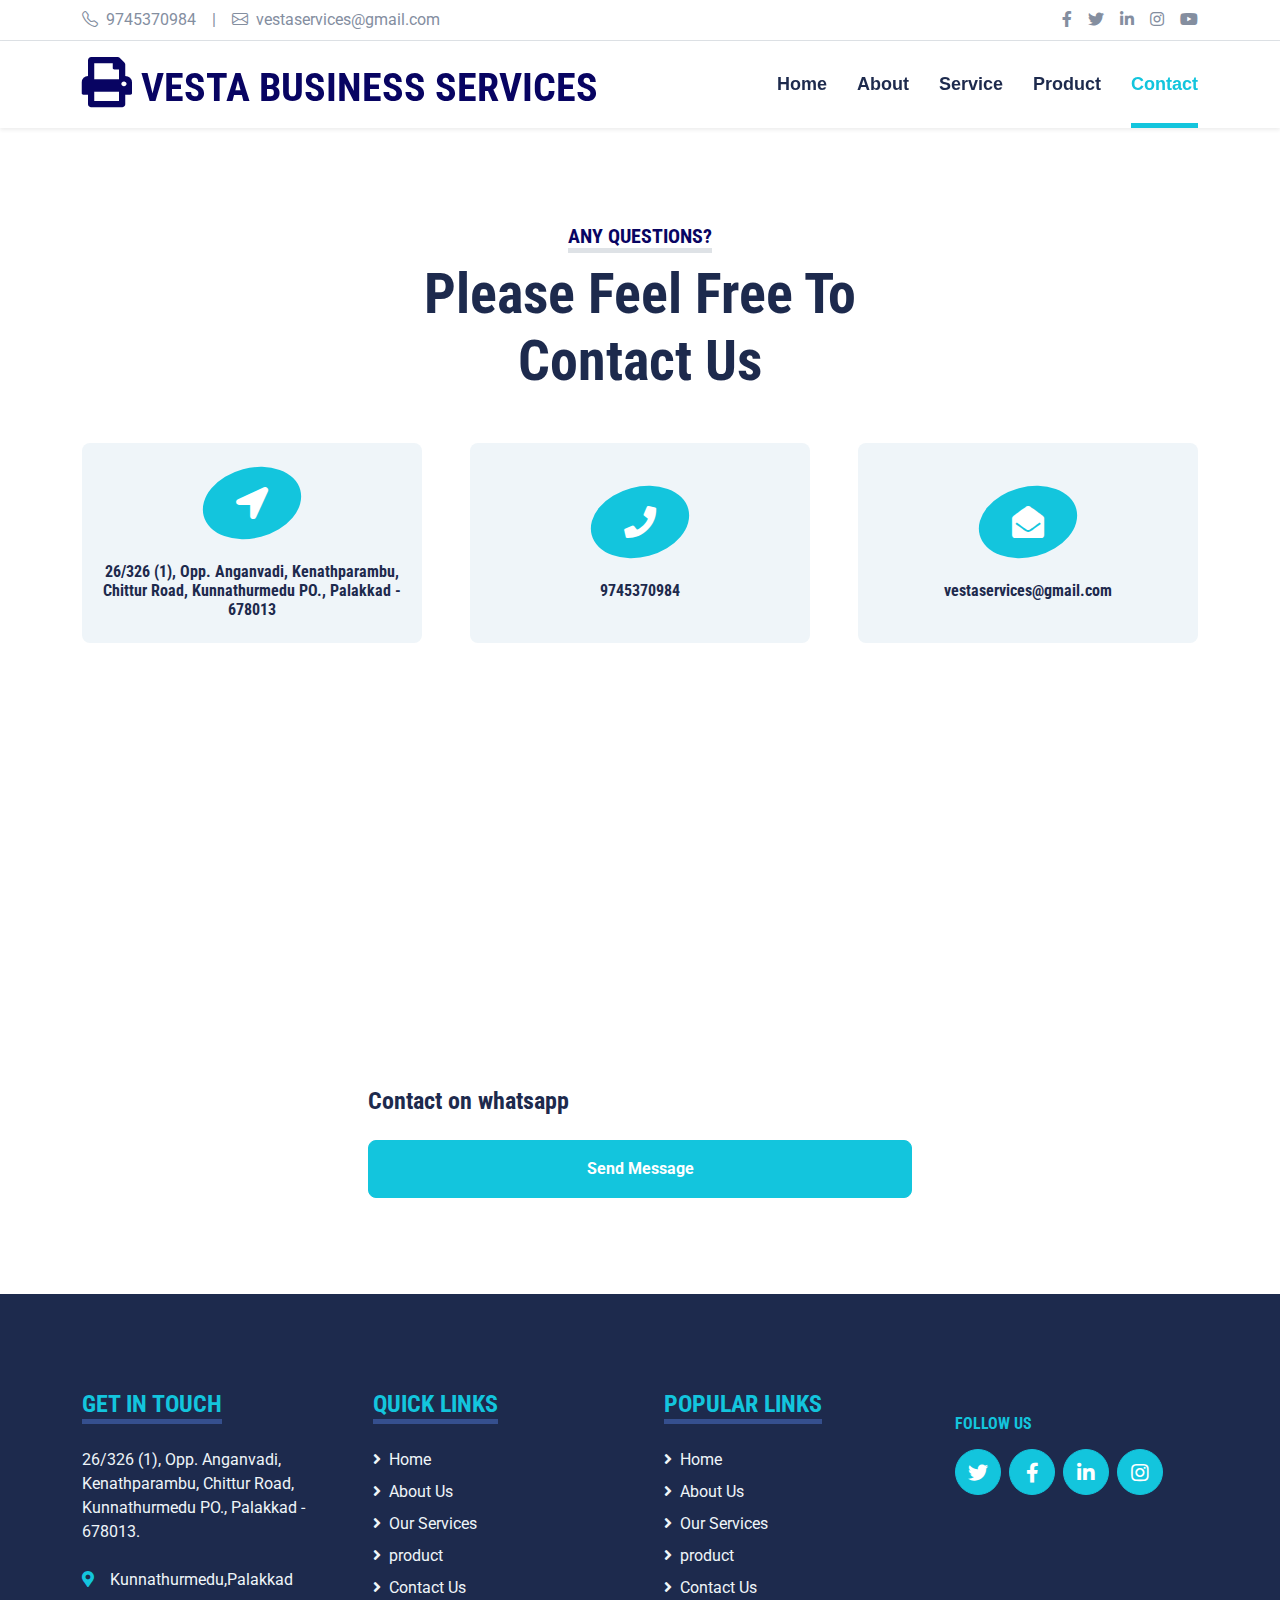
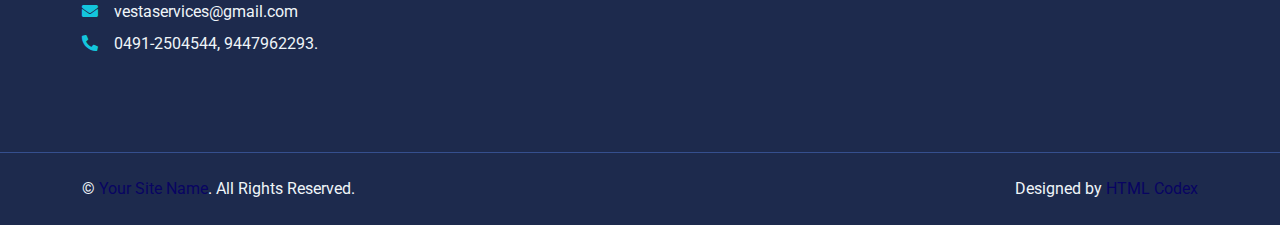
<file: contact.html>
<!DOCTYPE html>
<html lang="en">

<head>
    <meta charset="utf-8">
    <title> Vesta Business Services </title>
    <meta content="width=device-width, initial-scale=1.0" name="viewport">
    <meta content="Free HTML Templates" name="keywords">
    <meta content="Free HTML Templates" name="description">

    <!-- Favicon -->
    <link href="img/favicon.ico" rel="icon">

    <!-- Google Web Fonts -->
    <link rel="preconnect" href="https://fonts.gstatic.com">
    <link href="https://fonts.googleapis.com/css2?family=Roboto+Condensed:wght@400;700&family=Roboto:wght@400;700&display=swap" rel="stylesheet">  

    <!-- Icon Font Stylesheet -->
    <link href="https://cdnjs.cloudflare.com/ajax/libs/font-awesome/5.15.0/css/all.min.css" rel="stylesheet">
    <link href="https://cdn.jsdelivr.net/npm/bootstrap-icons@1.4.1/font/bootstrap-icons.css" rel="stylesheet">

    <!-- Libraries Stylesheet -->
    <link href="lib/owlcarousel/assets/owl.carousel.min.css" rel="stylesheet">
    <link href="lib/tempusdominus/css/tempusdominus-bootstrap-4.min.css" rel="stylesheet" />

    <!-- Customized Bootstrap Stylesheet -->
    <link href="css/bootstrap.min.css" rel="stylesheet">

    <!-- Template Stylesheet -->
    <link href="css/style.css" rel="stylesheet">
</head>

<body>
    <!-- Topbar Start -->
    <div class="container-fluid py-2 border-bottom d-none d-lg-block">
        <div class="container">
            <div class="row">
                <div class="col-md-6 text-center text-lg-start mb-2 mb-lg-0">
                    <div class="d-inline-flex align-items-center">
                        <a class="text-decoration-none text-body pe-3" ><i class="bi bi-telephone me-2"></i>9745370984</a>
                        <span class="text-body">|</span>
                        <a class="text-decoration-none text-body px-3" ><i class="bi bi-envelope me-2"></i>vestaservices@gmail.com</a>
                    </div>
                </div>
                <div class="col-md-6 text-center text-lg-end">
                    <div class="d-inline-flex align-items-center">
                        <a class="text-body px-2" href="">
                            <i class="fab fa-facebook-f"></i>
                        </a>
                        <a class="text-body px-2" href="">
                            <i class="fab fa-twitter"></i>
                        </a>
                        <a class="text-body px-2" href="">
                            <i class="fab fa-linkedin-in"></i>
                        </a>
                        <a class="text-body px-2" href="">
                            <i class="fab fa-instagram"></i>
                        </a>
                        <a class="text-body ps-2" href="">
                            <i class="fab fa-youtube"></i>
                        </a>
                    </div>
                </div>
            </div>
        </div>
    </div>
    <!-- Topbar End -->


    <!-- Navbar Start -->
    <div class="container-fluid sticky-top bg-white shadow-sm mb-5">
        <div class="container">
            <nav class="navbar navbar-expand-lg bg-white navbar-light py-3 py-lg-0">
                <a href="index.html" class="navbar-brand">
                    <h1 class="m-0 text-uppercase text-primary"> <i class="fa fa-print" style="font-size:50px " ></i>  Vesta Business Services </h1>
                </a>
                <button class="navbar-toggler" type="button" data-bs-toggle="collapse" data-bs-target="#navbarCollapse">
                    <span class="navbar-toggler-icon"></span>
                </button>
                <div class="collapse navbar-collapse" id="navbarCollapse">
                    <div class="navbar-nav ms-auto py-0">
                        <a href="index.html" class="nav-item nav-link">Home</a>
                        <a href="about.html" class="nav-item nav-link">About</a>
                        <a href="service.html" class="nav-item nav-link">Service</a>
                        <a href="blog.html" class="nav-item nav-link">Product</a>
                 <!--   <div class="nav-item dropdown">
                            <a href="#" class="nav-link dropdown-toggle" data-bs-toggle="dropdown">Pages</a>
                            <div class="dropdown-menu m-0">
                                <a href="blog.html" class="dropdown-item">Blog Grid</a>
                                <a href="detail.html" class="dropdown-item">Blog Detail</a>
                                <a href="team.html" class="dropdown-item">The Team</a>
                                <a href="testimonial.html" class="dropdown-item">Testimonial</a>
                                <a href="appointment.html" class="dropdown-item">Appointment</a>
                                <a href="search.html" class="dropdown-item">Search</a>
                            </div>
                        </div>-->
                        <a href="contact.html" class="nav-item nav-link active">Contact</a>
                    </div>
                </div>
            </nav>
        </div>
    </div>
    <!-- Navbar End -->


    <!-- Contact Start -->
    <div class="container-fluid pt-5">
        <div class="container">
            <div class="text-center mx-auto mb-5" style="max-width: 500px;">
                <h5 class="d-inline-block text-primary text-uppercase border-bottom border-5">Any Questions?</h5>
                <h1 class="display-4">Please Feel Free To Contact Us</h1>
            </div>
            <div class="row g-5 mb-5">
                <div class="col-lg-4">
                    <div class="bg-light rounded d-flex flex-column align-items-center justify-content-center text-center" style="height: 200px;">
                        <div class="d-flex align-items-center justify-content-center bg-primary rounded-circle mb-4" style="width: 100px; height: 70px; transform: rotate(-15deg);">
                            <i class="fa fa-2x fa-location-arrow text-white" style="transform: rotate(15deg);"></i>
                        </div>
                        <h6 class="mb-0">26/326 (1), Opp. Anganvadi, Kenathparambu, Chittur Road, Kunnathurmedu PO., Palakkad - 678013</h6>
                    </div>
                </div>
                <div class="col-lg-4">
                    <div class="bg-light rounded d-flex flex-column align-items-center justify-content-center text-center" style="height: 200px;">
                        <div class="d-flex align-items-center justify-content-center bg-primary rounded-circle mb-4" style="width: 100px; height: 70px; transform: rotate(-15deg);">
                            <i class="fa fa-2x fa-phone text-white" style="transform: rotate(15deg);"></i>
                        </div>
                        <h6 class="mb-0">9745370984</h6>
                    </div>
                </div>
                <div class="col-lg-4">
                    <div class="bg-light rounded d-flex flex-column align-items-center justify-content-center text-center" style="height: 200px;">
                        <div class="d-flex align-items-center justify-content-center bg-primary rounded-circle mb-4" style="width: 100px; height: 70px; transform: rotate(-15deg);">
                            <i class="fa fa-2x fa-envelope-open text-white" style="transform: rotate(15deg);"></i>
                        </div>
                        <h6 class="mb-0">vestaservices@gmail.com</h6>
                    </div>
                </div>
            </div>
            <div class="row">
                <div class="col-12" style="height: 500px;">
                    <div class="position-relative h-100">
                        <iframe class="position-relative w-100 h-100"
                            src="https://www.google.com/maps/embed?pb=!1m18!1m12!1m3!1d3001156.4288297426!2d-78.01371936852176!3d42.72876761954724!2m3!1f0!2f0!3f0!3m2!1i1024!2i768!4f13.1!3m3!1m2!1s0x4ccc4bf0f123a5a9%3A0xddcfc6c1de189567!2sNew%20York%2C%20USA!5e0!3m2!1sen!2sbd!4v1603794290143!5m2!1sen!2sbd"
                            frameborder="0" style="border:0;" allowfullscreen="" aria-hidden="false"
                            tabindex="0"></iframe>
                    </div>
                </div>
            </div>
            <div class="row justify-content-center position-relative" style="margin-top: -200px; z-index: 1;">
                <div class="col-lg-8">
                    <div class="bg-white rounded p-5 m-5 mb-0">
                        <form>
                            <div class="row g-3">
                                <div class="col-12 col-sm-6">
                                    <h4>Contact on whatsapp </h4>
                                 </div>
                                
                                <div class="col-12">
                                    <button class="btn btn-primary w-100 py-3" type="submit">Send Message</button>
                                </div>
                            </div>
                        </form>
                    </div>
                </div>
            </div>
        </div>
    </div>
    <!-- Contact End -->

<!-- Footer Start -->
    <div class="container-fluid bg-dark text-light mt-5 py-5">
        <div class="container py-5">
            <div class="row g-5">
                <div class="col-lg-3 col-md-6">
                    <h4 class="d-inline-block text-primary text-uppercase border-bottom border-5 border-secondary mb-4" style="color: #13C5DD !important; " >Get In Touch</h4>
                    <p class="mb-4">26/326 (1), Opp. Anganvadi, Kenathparambu, Chittur Road, Kunnathurmedu PO., Palakkad - 678013.</p>
                    <p class="mb-2"><i class="fa fa-map-marker-alt text-primary me-3" style="color: #13C5DD !important; "></i>Kunnathurmedu,Palakkad</p>
                    <p class="mb-2"><i class="fa fa-envelope text-primary me-3" style="color: #13C5DD !important; "></i>vestaservices@gmail.com</p>
                    <p class="mb-0"><i class="fa fa-phone-alt text-primary me-3" style="color: #13C5DD !important; "></i>0491-2504544, 9447962293.</p>
                </div>
                <div class="col-lg-3 col-md-6">
                    <h4 class="d-inline-block text-primary text-uppercase border-bottom border-5 border-secondary mb-4" style="color: #13C5DD !important; ">Quick Links</h4>
                    <div class="d-flex flex-column justify-content-start">
                        <a class="text-light mb-2" href="index.html"><i class="fa fa-angle-right me-2"></i>Home</a>
                        <a class="text-light mb-2" href="about.html"><i class="fa fa-angle-right me-2"></i>About Us</a>
                        <a class="text-light mb-2" href="service.html"><i class="fa fa-angle-right me-2"></i>Our Services</a>
                        <a class="text-light mb-2" href="blog.html"><i class="fa fa-angle-right me-2"></i>product</a>
                        <a class="text-light" href="contact.html"><i class="fa fa-angle-right me-2"></i>Contact Us</a>
                    </div>
                </div>
                <div class="col-lg-3 col-md-6">
                    <h4 class="d-inline-block text-primary text-uppercase border-bottom border-5 border-secondary mb-4" style="color: #13C5DD !important; ">Popular Links</h4>
                    <div class="d-flex flex-column justify-content-start">
                        <a class="text-light mb-2" href="index.html"><i class="fa fa-angle-right me-2"></i>Home</a>
                        <a class="text-light mb-2" href="about.html"><i class="fa fa-angle-right me-2"></i>About Us</a>
                        <a class="text-light mb-2" href="service.html"><i class="fa fa-angle-right me-2"></i>Our Services</a>
                        <a class="text-light mb-2" href="blog.html"><i class="fa fa-angle-right me-2"></i>product</a>
                        <a class="text-light" href="contact.html"><i class="fa fa-angle-right me-2"></i>Contact Us</a>
                    </div>
                </div>
                <div class="col-lg-3 col-md-6">
                    <!--<h4 class="d-inline-block text-primary text-uppercase border-bottom border-5 border-secondary mb-4">Newsletter</h4>
                    <form action="">
                        <div class="input-group">
                            <input type="text" class="form-control p-3 border-0" placeholder="Your Email Address">
                            <button class="btn btn-primary">Sign Up</button>
                        </div>
                    </form>-->
                    <h6 class="text-primary text-uppercase mt-4 mb-3" style="color: #13C5DD !important; ">Follow Us</h6>
                    <div class="d-flex">
                        <a class="btn btn-lg btn-primary btn-lg-square rounded-circle me-2" href="#"><i class="fab fa-twitter"></i></a>
                        <a class="btn btn-lg btn-primary btn-lg-square rounded-circle me-2" href="#"><i class="fab fa-facebook-f"></i></a>
                        <a class="btn btn-lg btn-primary btn-lg-square rounded-circle me-2" href="#"><i class="fab fa-linkedin-in"></i></a>
                        <a class="btn btn-lg btn-primary btn-lg-square rounded-circle" href="#"><i class="fab fa-instagram"></i></a>
                    </div>
                </div>
            </div>
        </div>
    </div>
    <div class="container-fluid bg-dark text-light border-top border-secondary py-4">
        <div class="container">
            <div class="row g-5">
                <div class="col-md-6 text-center text-md-start">
                    <p class="mb-md-0">&copy; <a class="text-primary" href="#">Your Site Name</a>. All Rights Reserved.</p>
                </div>
                <div class="col-md-6 text-center text-md-end">
                    <p class="mb-0">Designed by <a class="text-primary" href="https://htmlcodex.com">HTML Codex</a></p>
                </div>
            </div>
        </div>
    </div>
    <!-- Footer End -->



    <!-- Back to Top -->
    <a href="#" class="btn btn-lg btn-primary btn-lg-square back-to-top"><i class="bi bi-arrow-up"></i></a>


    <!-- JavaScript Libraries -->
    <script src="https://code.jquery.com/jquery-3.4.1.min.js"></script>
    <script src="https://cdn.jsdelivr.net/npm/bootstrap@5.0.0/dist/js/bootstrap.bundle.min.js"></script>
    <script src="lib/easing/easing.min.js"></script>
    <script src="lib/waypoints/waypoints.min.js"></script>
    <script src="lib/owlcarousel/owl.carousel.min.js"></script>
    <script src="lib/tempusdominus/js/moment.min.js"></script>
    <script src="lib/tempusdominus/js/moment-timezone.min.js"></script>
    <script src="lib/tempusdominus/js/tempusdominus-bootstrap-4.min.js"></script>

    <!-- Template Javascript -->
    <script src="js/main.js"></script>
</body>

</html>
</file>
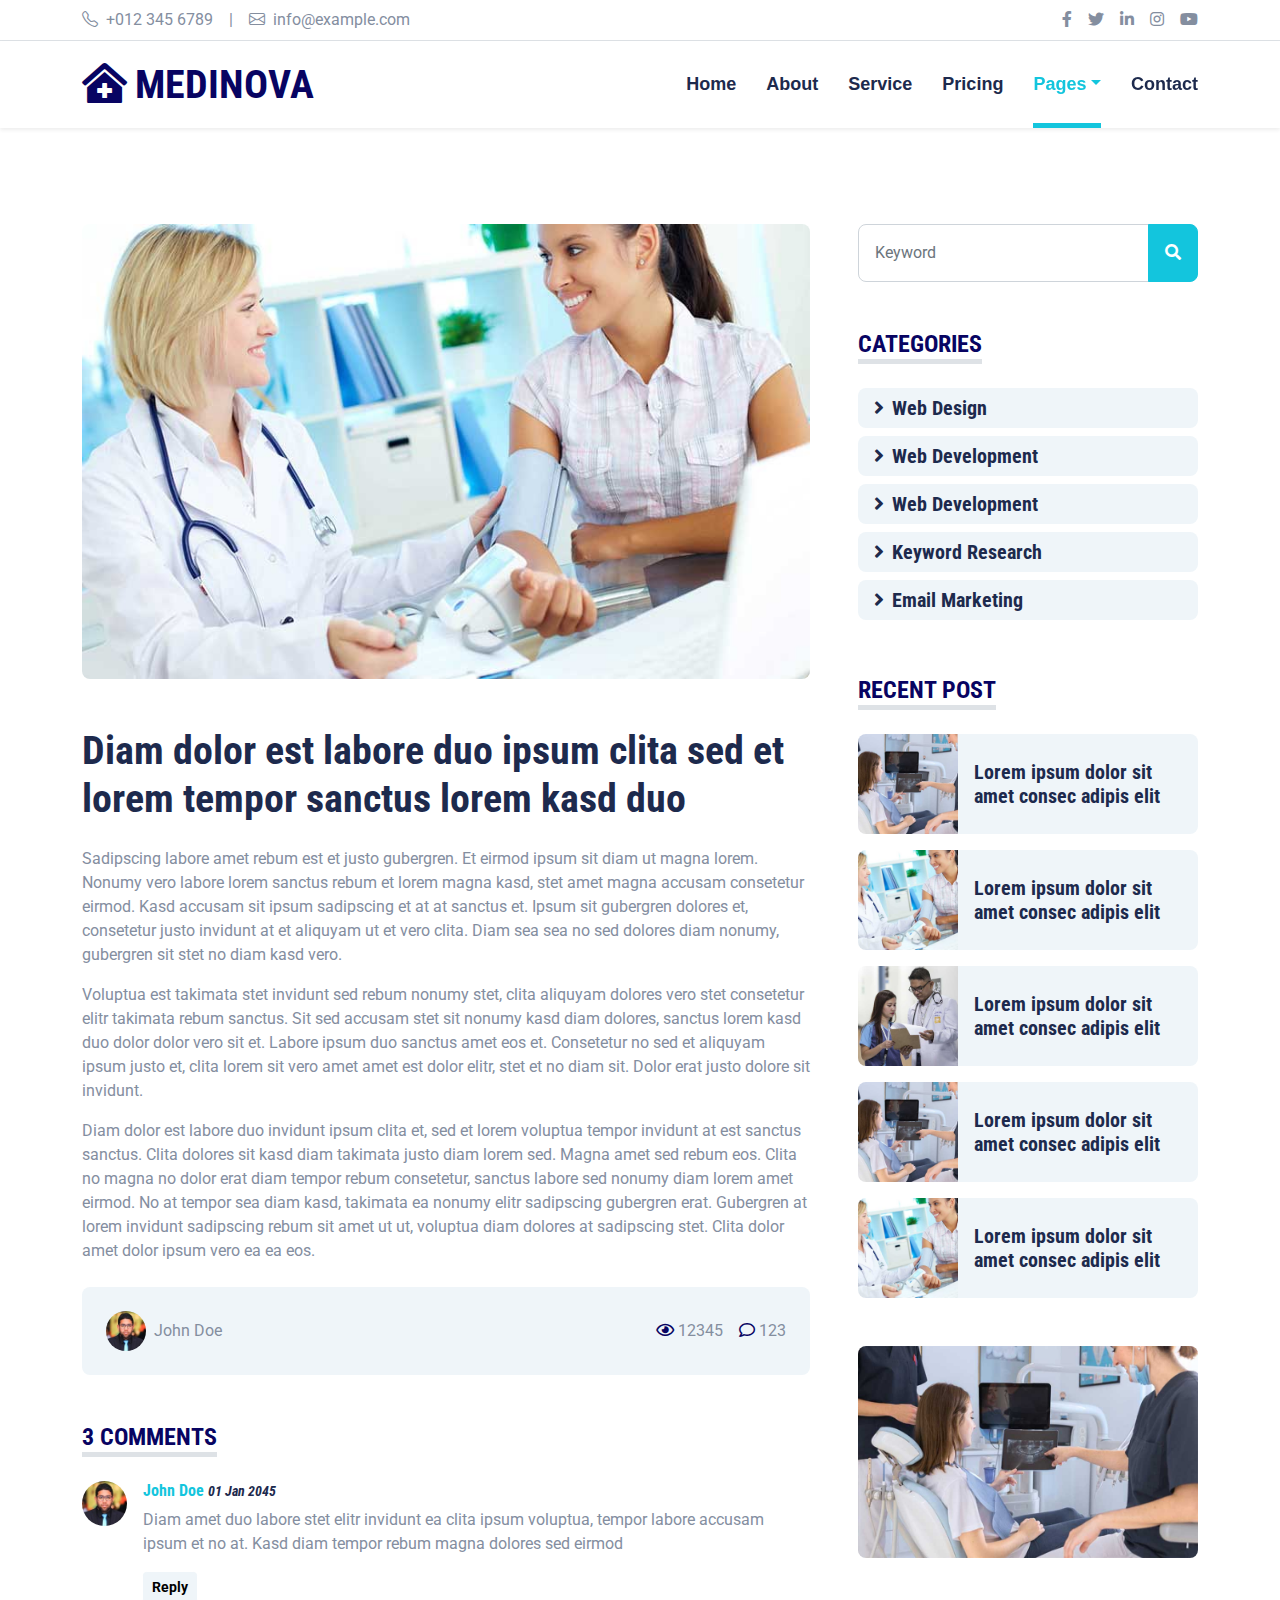
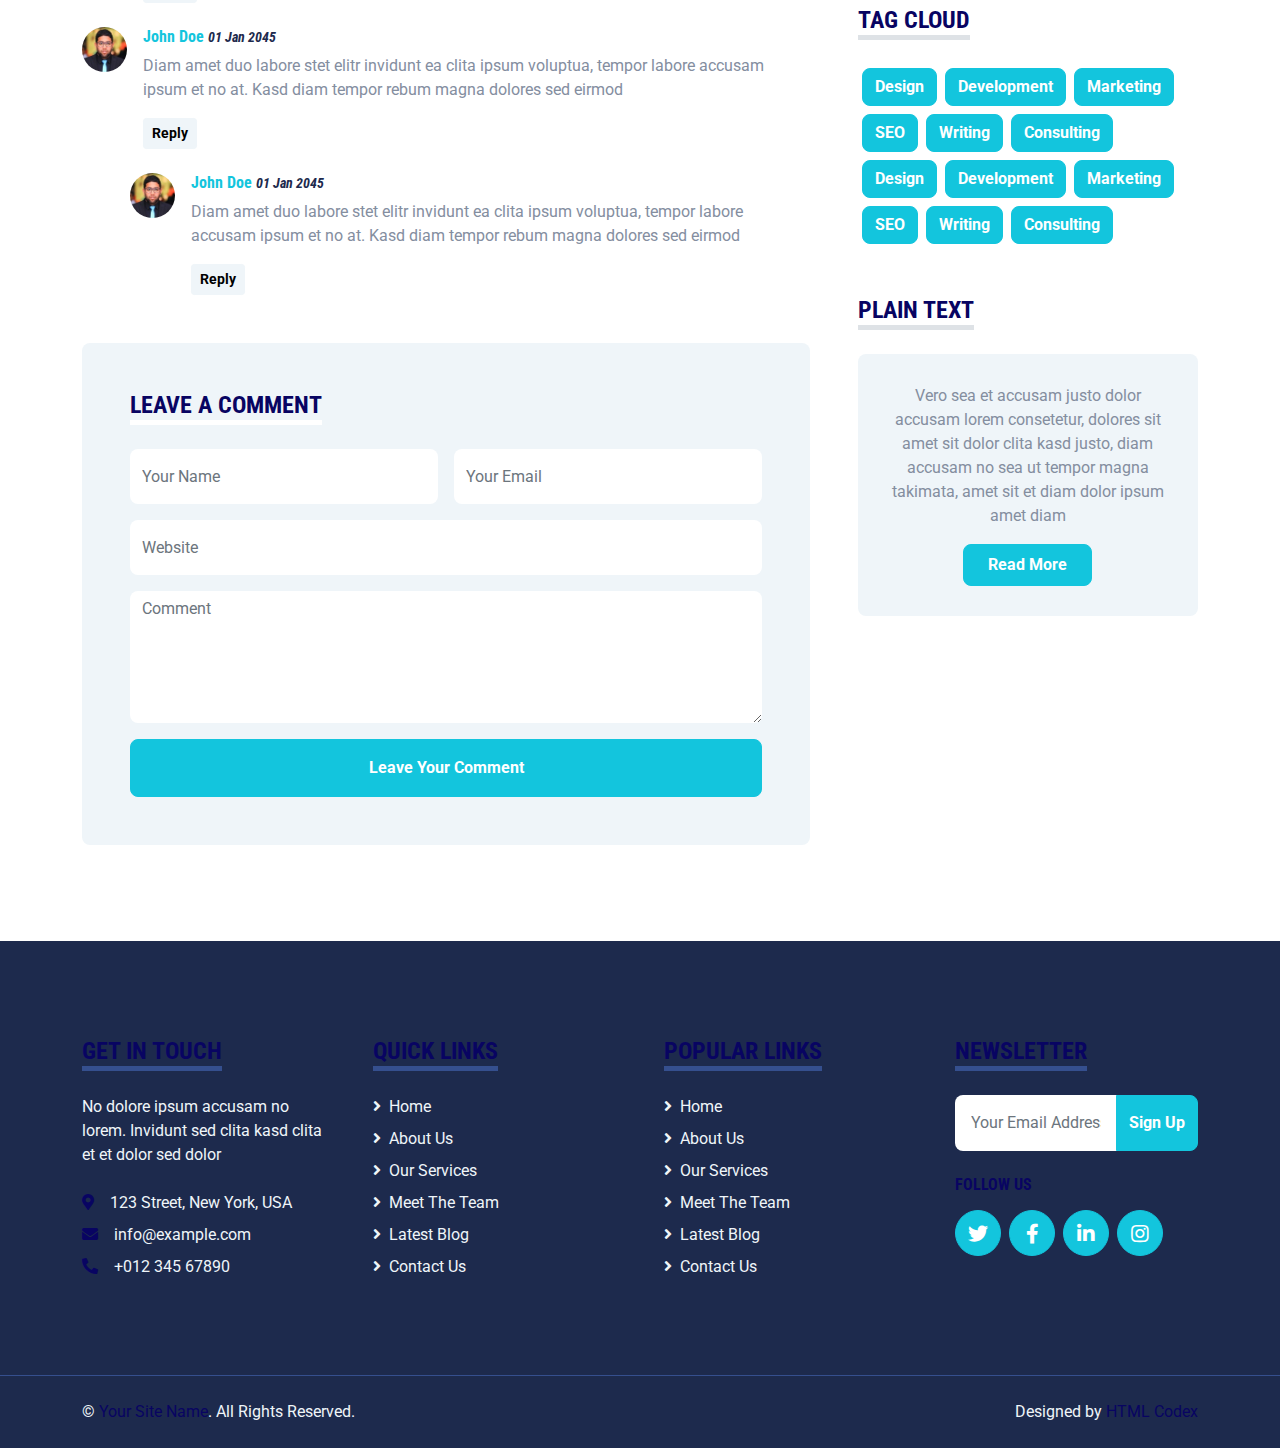
<file: detail.html>
<!DOCTYPE html>
<html lang="en">

<head>
    <meta charset="utf-8">
    <title>MEDINOVA - Hospital Website Template</title>
    <meta content="width=device-width, initial-scale=1.0" name="viewport">
    <meta content="Free HTML Templates" name="keywords">
    <meta content="Free HTML Templates" name="description">

    <!-- Favicon -->
    <link href="img/favicon.ico" rel="icon">

    <!-- Google Web Fonts -->
    <link rel="preconnect" href="https://fonts.gstatic.com">
    <link href="https://fonts.googleapis.com/css2?family=Roboto+Condensed:wght@400;700&family=Roboto:wght@400;700&display=swap" rel="stylesheet">  

    <!-- Icon Font Stylesheet -->
    <link href="https://cdnjs.cloudflare.com/ajax/libs/font-awesome/5.15.0/css/all.min.css" rel="stylesheet">
    <link href="https://cdn.jsdelivr.net/npm/bootstrap-icons@1.4.1/font/bootstrap-icons.css" rel="stylesheet">

    <!-- Libraries Stylesheet -->
    <link href="lib/owlcarousel/assets/owl.carousel.min.css" rel="stylesheet">
    <link href="lib/tempusdominus/css/tempusdominus-bootstrap-4.min.css" rel="stylesheet" />

    <!-- Customized Bootstrap Stylesheet -->
    <link href="css/bootstrap.min.css" rel="stylesheet">

    <!-- Template Stylesheet -->
    <link href="css/style.css" rel="stylesheet">
</head>

<body>
    <!-- Topbar Start -->
    <div class="container-fluid py-2 border-bottom d-none d-lg-block">
        <div class="container">
            <div class="row">
                <div class="col-md-6 text-center text-lg-start mb-2 mb-lg-0">
                    <div class="d-inline-flex align-items-center">
                        <a class="text-decoration-none text-body pe-3" href=""><i class="bi bi-telephone me-2"></i>+012 345 6789</a>
                        <span class="text-body">|</span>
                        <a class="text-decoration-none text-body px-3" href=""><i class="bi bi-envelope me-2"></i>info@example.com</a>
                    </div>
                </div>
                <div class="col-md-6 text-center text-lg-end">
                    <div class="d-inline-flex align-items-center">
                        <a class="text-body px-2" href="">
                            <i class="fab fa-facebook-f"></i>
                        </a>
                        <a class="text-body px-2" href="">
                            <i class="fab fa-twitter"></i>
                        </a>
                        <a class="text-body px-2" href="">
                            <i class="fab fa-linkedin-in"></i>
                        </a>
                        <a class="text-body px-2" href="">
                            <i class="fab fa-instagram"></i>
                        </a>
                        <a class="text-body ps-2" href="">
                            <i class="fab fa-youtube"></i>
                        </a>
                    </div>
                </div>
            </div>
        </div>
    </div>
    <!-- Topbar End -->


    <!-- Navbar Start -->
    <div class="container-fluid sticky-top bg-white shadow-sm mb-5">
        <div class="container">
            <nav class="navbar navbar-expand-lg bg-white navbar-light py-3 py-lg-0">
                <a href="index.html" class="navbar-brand">
                    <h1 class="m-0 text-uppercase text-primary"><i class="fa fa-clinic-medical me-2"></i>Medinova</h1>
                </a>
                <button class="navbar-toggler" type="button" data-bs-toggle="collapse" data-bs-target="#navbarCollapse">
                    <span class="navbar-toggler-icon"></span>
                </button>
                <div class="collapse navbar-collapse" id="navbarCollapse">
                    <div class="navbar-nav ms-auto py-0">
                        <a href="index.html" class="nav-item nav-link">Home</a>
                        <a href="about.html" class="nav-item nav-link">About</a>
                        <a href="service.html" class="nav-item nav-link">Service</a>
                        <a href="price.html" class="nav-item nav-link">Pricing</a>
                        <div class="nav-item dropdown">
                            <a href="#" class="nav-link dropdown-toggle active" data-bs-toggle="dropdown">Pages</a>
                            <div class="dropdown-menu m-0">
                                <a href="blog.html" class="dropdown-item">Blog Grid</a>
                                <a href="detail.html" class="dropdown-item active">Blog Detail</a>
                                <a href="team.html" class="dropdown-item">The Team</a>
                                <a href="testimonial.html" class="dropdown-item">Testimonial</a>
                                <a href="appointment.html" class="dropdown-item">Appointment</a>
                                <a href="search.html" class="dropdown-item">Search</a>
                            </div>
                        </div>
                        <a href="contact.html" class="nav-item nav-link">Contact</a>
                    </div>
                </div>
            </nav>
        </div>
    </div>
    <!-- Navbar End -->


    <!-- Blog Start -->
    <div class="container py-5">
        <div class="row g-5">
            <div class="col-lg-8">
                <!-- Blog Detail Start -->
                <div class="mb-5">
                    <img class="img-fluid w-100 rounded mb-5" src="img/blog-2.jpg" alt="">
                    <h1 class="mb-4">Diam dolor est labore duo ipsum clita sed et lorem tempor sanctus lorem kasd duo</h1>
                    <p>Sadipscing labore amet rebum est et justo gubergren. Et eirmod ipsum sit diam ut
                        magna lorem. Nonumy vero labore lorem sanctus rebum et lorem magna kasd, stet
                        amet magna accusam consetetur eirmod. Kasd accusam sit ipsum sadipscing et at at
                        sanctus et. Ipsum sit gubergren dolores et, consetetur justo invidunt at et
                        aliquyam ut et vero clita. Diam sea sea no sed dolores diam nonumy, gubergren
                        sit stet no diam kasd vero.</p>
                    <p>Voluptua est takimata stet invidunt sed rebum nonumy stet, clita aliquyam dolores
                        vero stet consetetur elitr takimata rebum sanctus. Sit sed accusam stet sit
                        nonumy kasd diam dolores, sanctus lorem kasd duo dolor dolor vero sit et. Labore
                        ipsum duo sanctus amet eos et. Consetetur no sed et aliquyam ipsum justo et,
                        clita lorem sit vero amet amet est dolor elitr, stet et no diam sit. Dolor erat
                        justo dolore sit invidunt.</p>
                    <p>Diam dolor est labore duo invidunt ipsum clita et, sed et lorem voluptua tempor
                        invidunt at est sanctus sanctus. Clita dolores sit kasd diam takimata justo diam
                        lorem sed. Magna amet sed rebum eos. Clita no magna no dolor erat diam tempor
                        rebum consetetur, sanctus labore sed nonumy diam lorem amet eirmod. No at tempor
                        sea diam kasd, takimata ea nonumy elitr sadipscing gubergren erat. Gubergren at
                        lorem invidunt sadipscing rebum sit amet ut ut, voluptua diam dolores at
                        sadipscing stet. Clita dolor amet dolor ipsum vero ea ea eos.</p>
                    <div class="d-flex justify-content-between bg-light rounded p-4 mt-4 mb-4">
                        <div class="d-flex align-items-center">
                            <img class="rounded-circle me-2" src="img/user.jpg" width="40" height="40" alt="">
                            <span>John Doe</span>
                        </div>
                        <div class="d-flex align-items-center">
                            <span class="ms-3"><i class="far fa-eye text-primary me-1"></i>12345</span>
                            <span class="ms-3"><i class="far fa-comment text-primary me-1"></i>123</span>
                        </div>
                    </div>
                </div>
                <!-- Blog Detail End -->

                <!-- Comment List Start -->
                <div class="mb-5">
                    <h4 class="d-inline-block text-primary text-uppercase border-bottom border-5 mb-4">3 Comments</h4>
                    <div class="d-flex mb-4">
                        <img src="img/user.jpg" class="img-fluid rounded-circle" style="width: 45px; height: 45px;">
                        <div class="ps-3">
                            <h6><a href="">John Doe</a> <small><i>01 Jan 2045</i></small></h6>
                            <p>Diam amet duo labore stet elitr invidunt ea clita ipsum voluptua, tempor labore
                                accusam ipsum et no at. Kasd diam tempor rebum magna dolores sed eirmod</p>
                            <button class="btn btn-sm btn-light">Reply</button>
                        </div>
                    </div>
                    <div class="d-flex mb-4">
                        <img src="img/user.jpg" class="img-fluid rounded-circle" style="width: 45px; height: 45px;">
                        <div class="ps-3">
                            <h6><a href="">John Doe</a> <small><i>01 Jan 2045</i></small></h6>
                            <p>Diam amet duo labore stet elitr invidunt ea clita ipsum voluptua, tempor labore
                                accusam ipsum et no at. Kasd diam tempor rebum magna dolores sed eirmod</p>
                            <button class="btn btn-sm btn-light">Reply</button>
                        </div>
                    </div>
                    <div class="d-flex ms-5 mb-4">
                        <img src="img/user.jpg" class="img-fluid rounded-circle" style="width: 45px; height: 45px;">
                        <div class="ps-3">
                            <h6><a href="">John Doe</a> <small><i>01 Jan 2045</i></small></h6>
                            <p>Diam amet duo labore stet elitr invidunt ea clita ipsum voluptua, tempor labore
                                accusam ipsum et no at. Kasd diam tempor rebum magna dolores sed eirmod</p>
                            <button class="btn btn-sm btn-light">Reply</button>
                        </div>
                    </div>
                </div>
                <!-- Comment List End -->

                <!-- Comment Form Start -->
                <div class="bg-light rounded p-5">
                    <h4 class="d-inline-block text-primary text-uppercase border-bottom border-5 border-white mb-4">Leave a comment</h4>
                    <form>
                        <div class="row g-3">
                            <div class="col-12 col-sm-6">
                                <input type="text" class="form-control bg-white border-0" placeholder="Your Name" style="height: 55px;">
                            </div>
                            <div class="col-12 col-sm-6">
                                <input type="email" class="form-control bg-white border-0" placeholder="Your Email" style="height: 55px;">
                            </div>
                            <div class="col-12">
                                <input type="text" class="form-control bg-white border-0" placeholder="Website" style="height: 55px;">
                            </div>
                            <div class="col-12">
                                <textarea class="form-control bg-white border-0" rows="5" placeholder="Comment"></textarea>
                            </div>
                            <div class="col-12">
                                <button class="btn btn-primary w-100 py-3" type="submit">Leave Your Comment</button>
                            </div>
                        </div>
                    </form>
                </div>
                <!-- Comment Form End -->
            </div>

            <!-- Sidebar Start -->
            <div class="col-lg-4">
                <!-- Search Form Start -->
                <div class="mb-5">
                    <div class="input-group">
                        <input type="text" class="form-control p-3" placeholder="Keyword">
                        <button class="btn btn-primary px-3"><i class="fa fa-search"></i></button>
                    </div>
                </div>
                <!-- Search Form End -->

                <!-- Category Start -->
                <div class="mb-5">
                    <h4 class="d-inline-block text-primary text-uppercase border-bottom border-5 mb-4">Categories</h4>
                    <div class="d-flex flex-column justify-content-start">
                        <a class="h5 bg-light rounded py-2 px-3 mb-2" href="#"><i class="fa fa-angle-right me-2"></i>Web Design</a>
                        <a class="h5 bg-light rounded py-2 px-3 mb-2" href="#"><i class="fa fa-angle-right me-2"></i>Web Development</a>
                        <a class="h5 bg-light rounded py-2 px-3 mb-2" href="#"><i class="fa fa-angle-right me-2"></i>Web Development</a>
                        <a class="h5 bg-light rounded py-2 px-3 mb-2" href="#"><i class="fa fa-angle-right me-2"></i>Keyword Research</a>
                        <a class="h5 bg-light rounded py-2 px-3 mb-2" href="#"><i class="fa fa-angle-right me-2"></i>Email Marketing</a>
                    </div>
                </div>
                <!-- Category End -->

                <!-- Recent Post Start -->
                <div class="mb-5">
                    <h4 class="d-inline-block text-primary text-uppercase border-bottom border-5 mb-4">Recent Post</h4>
                    <div class="d-flex rounded overflow-hidden mb-3">
                        <img class="img-fluid" src="img/blog-1.jpg" style="width: 100px; height: 100px; object-fit: cover;" alt="">
                        <a href="" class="h5 d-flex align-items-center bg-light px-3 mb-0">Lorem ipsum dolor sit amet consec adipis elit
                        </a>
                    </div>
                    <div class="d-flex rounded overflow-hidden mb-3">
                        <img class="img-fluid" src="img/blog-2.jpg" style="width: 100px; height: 100px; object-fit: cover;" alt="">
                        <a href="" class="h5 d-flex align-items-center bg-light px-3 mb-0">Lorem ipsum dolor sit amet consec adipis elit
                        </a>
                    </div>
                    <div class="d-flex rounded overflow-hidden mb-3">
                        <img class="img-fluid" src="img/blog-3.jpg" style="width: 100px; height: 100px; object-fit: cover;" alt="">
                        <a href="" class="h5 d-flex align-items-center bg-light px-3 mb-0">Lorem ipsum dolor sit amet consec adipis elit
                        </a>
                    </div>
                    <div class="d-flex rounded overflow-hidden mb-3">
                        <img class="img-fluid" src="img/blog-1.jpg" style="width: 100px; height: 100px; object-fit: cover;" alt="">
                        <a href="" class="h5 d-flex align-items-center bg-light px-3 mb-0">Lorem ipsum dolor sit amet consec adipis elit
                        </a>
                    </div>
                    <div class="d-flex rounded overflow-hidden mb-3">
                        <img class="img-fluid" src="img/blog-2.jpg" style="width: 100px; height: 100px; object-fit: cover;" alt="">
                        <a href="" class="h5 d-flex align-items-center bg-light px-3 mb-0">Lorem ipsum dolor sit amet consec adipis elit
                        </a>
                    </div>
                </div>
                <!-- Recent Post End -->

                <!-- Image Start -->
                <div class="mb-5">
                    <img src="img/blog-1.jpg" alt="" class="img-fluid rounded">
                </div>
                <!-- Image End -->

                <!-- Tags Start -->
                <div class="mb-5">
                    <h4 class="d-inline-block text-primary text-uppercase border-bottom border-5 mb-4">Tag Cloud</h4>
                    <div class="d-flex flex-wrap m-n1">
                        <a href="" class="btn btn-primary m-1">Design</a>
                        <a href="" class="btn btn-primary m-1">Development</a>
                        <a href="" class="btn btn-primary m-1">Marketing</a>
                        <a href="" class="btn btn-primary m-1">SEO</a>
                        <a href="" class="btn btn-primary m-1">Writing</a>
                        <a href="" class="btn btn-primary m-1">Consulting</a>
                        <a href="" class="btn btn-primary m-1">Design</a>
                        <a href="" class="btn btn-primary m-1">Development</a>
                        <a href="" class="btn btn-primary m-1">Marketing</a>
                        <a href="" class="btn btn-primary m-1">SEO</a>
                        <a href="" class="btn btn-primary m-1">Writing</a>
                        <a href="" class="btn btn-primary m-1">Consulting</a>
                    </div>
                </div>
                <!-- Tags End -->

                <!-- Plain Text Start -->
                <div>
                    <h4 class="d-inline-block text-primary text-uppercase border-bottom border-5 mb-4">Plain Text</h4>
                    <div class="bg-light rounded text-center" style="padding: 30px;">
                        <p>Vero sea et accusam justo dolor accusam lorem consetetur, dolores sit amet sit dolor clita kasd justo, diam accusam no sea ut tempor magna takimata, amet sit et diam dolor ipsum amet diam</p>
                        <a href="" class="btn btn-primary py-2 px-4">Read More</a>
                    </div>
                </div>
                <!-- Plain Text End -->
            </div>
            <!-- Sidebar End -->
        </div>
    </div>
    <!-- Blog End -->


    <!-- Footer Start -->
    <div class="container-fluid bg-dark text-light mt-5 py-5">
        <div class="container py-5">
            <div class="row g-5">
                <div class="col-lg-3 col-md-6">
                    <h4 class="d-inline-block text-primary text-uppercase border-bottom border-5 border-secondary mb-4">Get In Touch</h4>
                    <p class="mb-4">No dolore ipsum accusam no lorem. Invidunt sed clita kasd clita et et dolor sed dolor</p>
                    <p class="mb-2"><i class="fa fa-map-marker-alt text-primary me-3"></i>123 Street, New York, USA</p>
                    <p class="mb-2"><i class="fa fa-envelope text-primary me-3"></i>info@example.com</p>
                    <p class="mb-0"><i class="fa fa-phone-alt text-primary me-3"></i>+012 345 67890</p>
                </div>
                <div class="col-lg-3 col-md-6">
                    <h4 class="d-inline-block text-primary text-uppercase border-bottom border-5 border-secondary mb-4">Quick Links</h4>
                    <div class="d-flex flex-column justify-content-start">
                        <a class="text-light mb-2" href="#"><i class="fa fa-angle-right me-2"></i>Home</a>
                        <a class="text-light mb-2" href="#"><i class="fa fa-angle-right me-2"></i>About Us</a>
                        <a class="text-light mb-2" href="#"><i class="fa fa-angle-right me-2"></i>Our Services</a>
                        <a class="text-light mb-2" href="#"><i class="fa fa-angle-right me-2"></i>Meet The Team</a>
                        <a class="text-light mb-2" href="#"><i class="fa fa-angle-right me-2"></i>Latest Blog</a>
                        <a class="text-light" href="#"><i class="fa fa-angle-right me-2"></i>Contact Us</a>
                    </div>
                </div>
                <div class="col-lg-3 col-md-6">
                    <h4 class="d-inline-block text-primary text-uppercase border-bottom border-5 border-secondary mb-4">Popular Links</h4>
                    <div class="d-flex flex-column justify-content-start">
                        <a class="text-light mb-2" href="#"><i class="fa fa-angle-right me-2"></i>Home</a>
                        <a class="text-light mb-2" href="#"><i class="fa fa-angle-right me-2"></i>About Us</a>
                        <a class="text-light mb-2" href="#"><i class="fa fa-angle-right me-2"></i>Our Services</a>
                        <a class="text-light mb-2" href="#"><i class="fa fa-angle-right me-2"></i>Meet The Team</a>
                        <a class="text-light mb-2" href="#"><i class="fa fa-angle-right me-2"></i>Latest Blog</a>
                        <a class="text-light" href="#"><i class="fa fa-angle-right me-2"></i>Contact Us</a>
                    </div>
                </div>
                <div class="col-lg-3 col-md-6">
                    <h4 class="d-inline-block text-primary text-uppercase border-bottom border-5 border-secondary mb-4">Newsletter</h4>
                    <form action="">
                        <div class="input-group">
                            <input type="text" class="form-control p-3 border-0" placeholder="Your Email Address">
                            <button class="btn btn-primary">Sign Up</button>
                        </div>
                    </form>
                    <h6 class="text-primary text-uppercase mt-4 mb-3">Follow Us</h6>
                    <div class="d-flex">
                        <a class="btn btn-lg btn-primary btn-lg-square rounded-circle me-2" href="#"><i class="fab fa-twitter"></i></a>
                        <a class="btn btn-lg btn-primary btn-lg-square rounded-circle me-2" href="#"><i class="fab fa-facebook-f"></i></a>
                        <a class="btn btn-lg btn-primary btn-lg-square rounded-circle me-2" href="#"><i class="fab fa-linkedin-in"></i></a>
                        <a class="btn btn-lg btn-primary btn-lg-square rounded-circle" href="#"><i class="fab fa-instagram"></i></a>
                    </div>
                </div>
            </div>
        </div>
    </div>
    <div class="container-fluid bg-dark text-light border-top border-secondary py-4">
        <div class="container">
            <div class="row g-5">
                <div class="col-md-6 text-center text-md-start">
                    <p class="mb-md-0">&copy; <a class="text-primary" href="#">Your Site Name</a>. All Rights Reserved.</p>
                </div>
                <div class="col-md-6 text-center text-md-end">
                    <p class="mb-0">Designed by <a class="text-primary" href="https://htmlcodex.com">HTML Codex</a></p>
                </div>
            </div>
        </div>
    </div>
    <!-- Footer End -->


    <!-- Back to Top -->
    <a href="#" class="btn btn-lg btn-primary btn-lg-square back-to-top"><i class="bi bi-arrow-up"></i></a>


    <!-- JavaScript Libraries -->
    <script src="https://code.jquery.com/jquery-3.4.1.min.js"></script>
    <script src="https://cdn.jsdelivr.net/npm/bootstrap@5.0.0/dist/js/bootstrap.bundle.min.js"></script>
    <script src="lib/easing/easing.min.js"></script>
    <script src="lib/waypoints/waypoints.min.js"></script>
    <script src="lib/owlcarousel/owl.carousel.min.js"></script>
    <script src="lib/tempusdominus/js/moment.min.js"></script>
    <script src="lib/tempusdominus/js/moment-timezone.min.js"></script>
    <script src="lib/tempusdominus/js/tempusdominus-bootstrap-4.min.js"></script>

    <!-- Template Javascript -->
    <script src="js/main.js"></script>
</body>

</html>
</file>
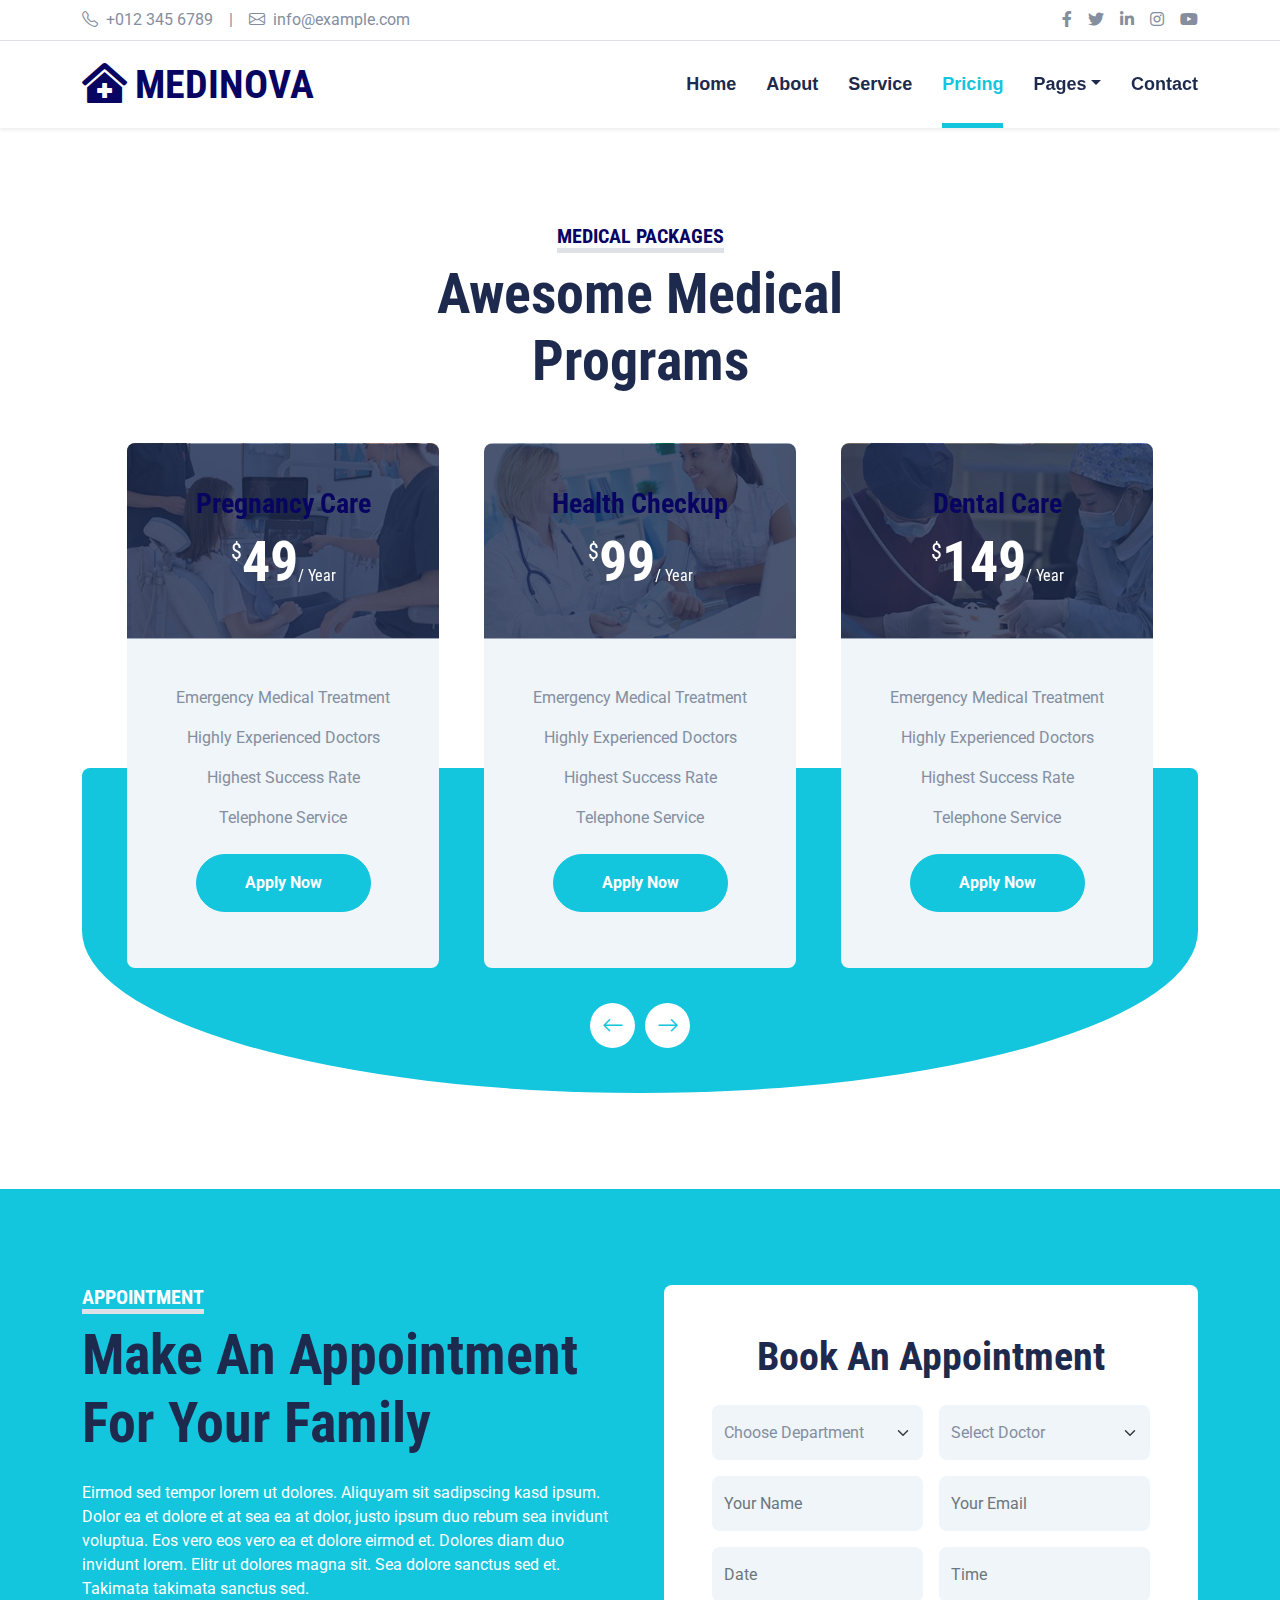
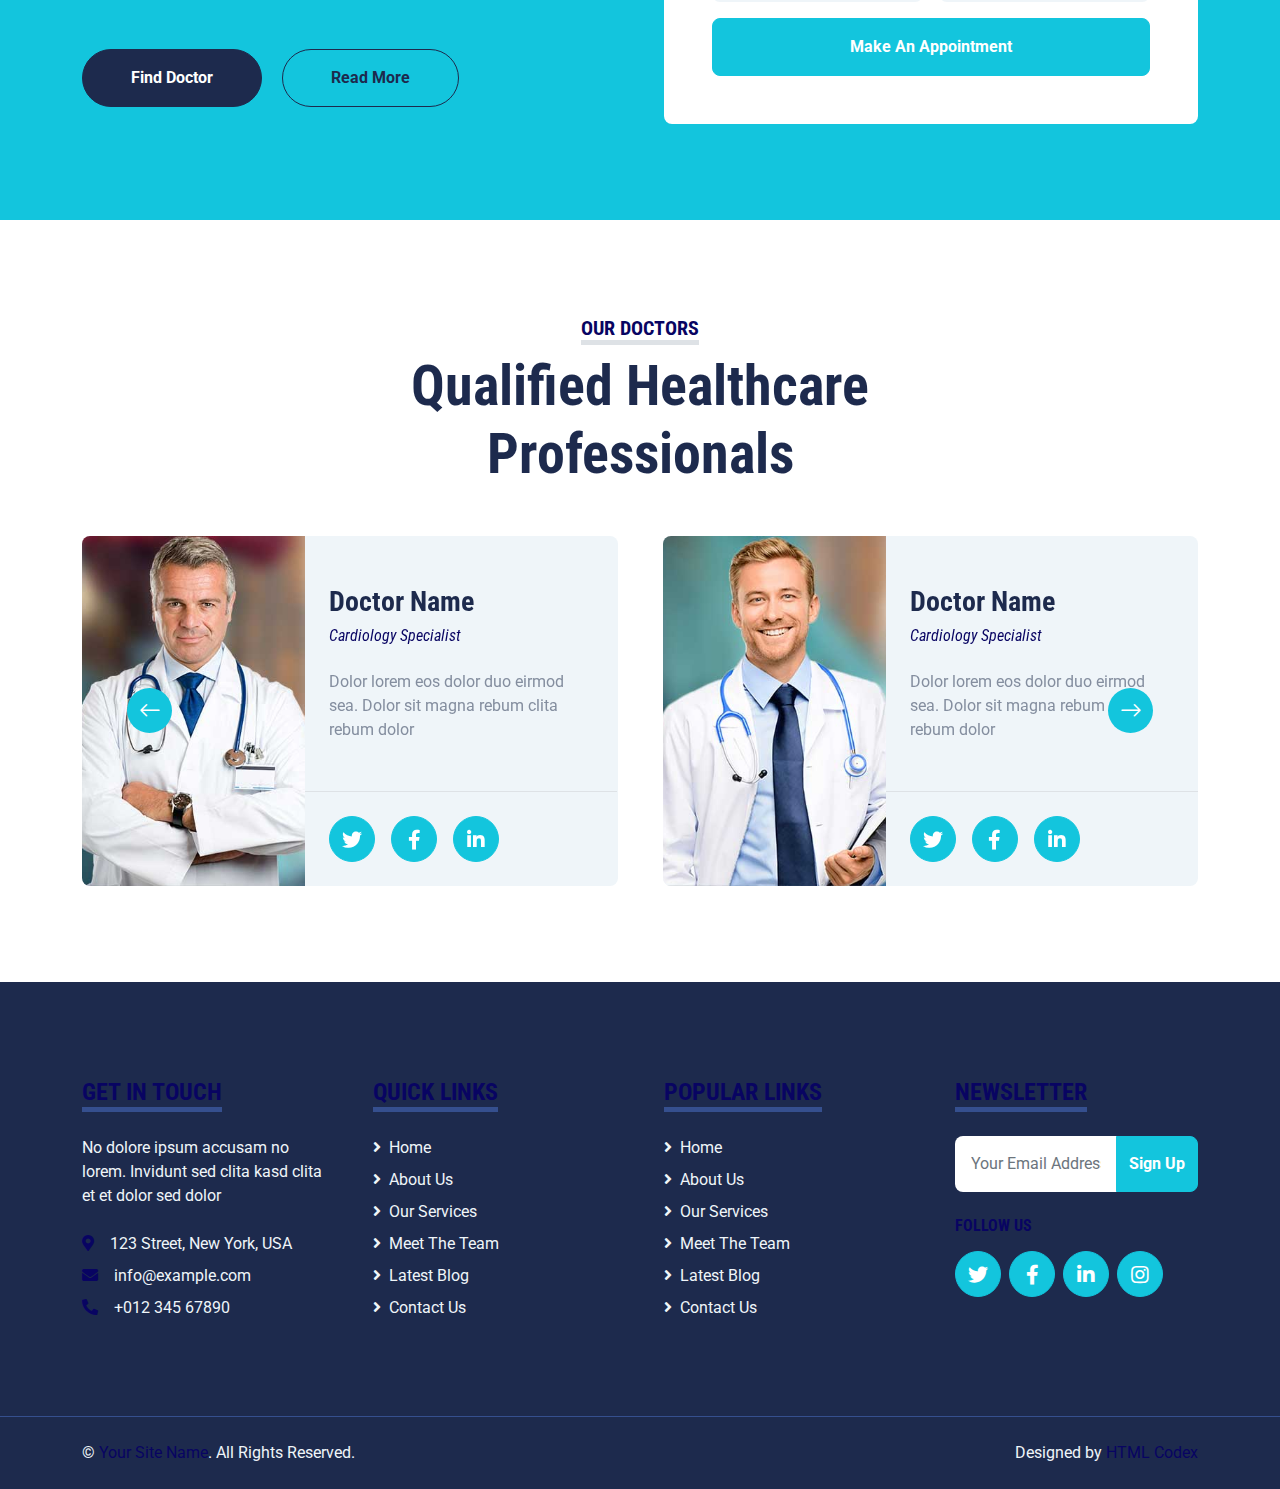
<file: price.html>
<!DOCTYPE html>
<html lang="en">

<head>
    <meta charset="utf-8">
    <title>MEDINOVA - Hospital Website Template</title>
    <meta content="width=device-width, initial-scale=1.0" name="viewport">
    <meta content="Free HTML Templates" name="keywords">
    <meta content="Free HTML Templates" name="description">

    <!-- Favicon -->
    <link href="img/favicon.ico" rel="icon">

    <!-- Google Web Fonts -->
    <link rel="preconnect" href="https://fonts.gstatic.com">
    <link href="https://fonts.googleapis.com/css2?family=Roboto+Condensed:wght@400;700&family=Roboto:wght@400;700&display=swap" rel="stylesheet">  

    <!-- Icon Font Stylesheet -->
    <link href="https://cdnjs.cloudflare.com/ajax/libs/font-awesome/5.15.0/css/all.min.css" rel="stylesheet">
    <link href="https://cdn.jsdelivr.net/npm/bootstrap-icons@1.4.1/font/bootstrap-icons.css" rel="stylesheet">

    <!-- Libraries Stylesheet -->
    <link href="lib/owlcarousel/assets/owl.carousel.min.css" rel="stylesheet">
    <link href="lib/tempusdominus/css/tempusdominus-bootstrap-4.min.css" rel="stylesheet" />

    <!-- Customized Bootstrap Stylesheet -->
    <link href="css/bootstrap.min.css" rel="stylesheet">

    <!-- Template Stylesheet -->
    <link href="css/style.css" rel="stylesheet">
</head>

<body>
    <!-- Topbar Start -->
    <div class="container-fluid py-2 border-bottom d-none d-lg-block">
        <div class="container">
            <div class="row">
                <div class="col-md-6 text-center text-lg-start mb-2 mb-lg-0">
                    <div class="d-inline-flex align-items-center">
                        <a class="text-decoration-none text-body pe-3" href=""><i class="bi bi-telephone me-2"></i>+012 345 6789</a>
                        <span class="text-body">|</span>
                        <a class="text-decoration-none text-body px-3" href=""><i class="bi bi-envelope me-2"></i>info@example.com</a>
                    </div>
                </div>
                <div class="col-md-6 text-center text-lg-end">
                    <div class="d-inline-flex align-items-center">
                        <a class="text-body px-2" href="">
                            <i class="fab fa-facebook-f"></i>
                        </a>
                        <a class="text-body px-2" href="">
                            <i class="fab fa-twitter"></i>
                        </a>
                        <a class="text-body px-2" href="">
                            <i class="fab fa-linkedin-in"></i>
                        </a>
                        <a class="text-body px-2" href="">
                            <i class="fab fa-instagram"></i>
                        </a>
                        <a class="text-body ps-2" href="">
                            <i class="fab fa-youtube"></i>
                        </a>
                    </div>
                </div>
            </div>
        </div>
    </div>
    <!-- Topbar End -->


    <!-- Navbar Start -->
    <div class="container-fluid sticky-top bg-white shadow-sm mb-5">
        <div class="container">
            <nav class="navbar navbar-expand-lg bg-white navbar-light py-3 py-lg-0">
                <a href="index.html" class="navbar-brand">
                    <h1 class="m-0 text-uppercase text-primary"><i class="fa fa-clinic-medical me-2"></i>Medinova</h1>
                </a>
                <button class="navbar-toggler" type="button" data-bs-toggle="collapse" data-bs-target="#navbarCollapse">
                    <span class="navbar-toggler-icon"></span>
                </button>
                <div class="collapse navbar-collapse" id="navbarCollapse">
                    <div class="navbar-nav ms-auto py-0">
                        <a href="index.html" class="nav-item nav-link">Home</a>
                        <a href="about.html" class="nav-item nav-link">About</a>
                        <a href="service.html" class="nav-item nav-link">Service</a>
                        <a href="price.html" class="nav-item nav-link active">Pricing</a>
                        <div class="nav-item dropdown">
                            <a href="#" class="nav-link dropdown-toggle" data-bs-toggle="dropdown">Pages</a>
                            <div class="dropdown-menu m-0">
                                <a href="blog.html" class="dropdown-item">Blog Grid</a>
                                <a href="detail.html" class="dropdown-item">Blog Detail</a>
                                <a href="team.html" class="dropdown-item">The Team</a>
                                <a href="testimonial.html" class="dropdown-item">Testimonial</a>
                                <a href="appointment.html" class="dropdown-item">Appointment</a>
                                <a href="search.html" class="dropdown-item">Search</a>
                            </div>
                        </div>
                        <a href="contact.html" class="nav-item nav-link">Contact</a>
                    </div>
                </div>
            </nav>
        </div>
    </div>
    <!-- Navbar End -->


    <!-- Pricing Plan Start -->
    <div class="container-fluid py-5">
        <div class="container">
            <div class="text-center mx-auto mb-5" style="max-width: 500px;">
                <h5 class="d-inline-block text-primary text-uppercase border-bottom border-5">Medical Packages</h5>
                <h1 class="display-4">Awesome Medical Programs</h1>
            </div>
            <div class="owl-carousel price-carousel position-relative" style="padding: 0 45px 45px 45px;">
                <div class="bg-light rounded text-center">
                    <div class="position-relative">
                        <img class="img-fluid rounded-top" src="img/price-1.jpg" alt="">
                        <div class="position-absolute w-100 h-100 top-50 start-50 translate-middle rounded-top d-flex flex-column align-items-center justify-content-center" style="background: rgba(29, 42, 77, .8);">
                            <h3 class="text-primary">Pregnancy Care</h3>
                            <h1 class="display-4 text-white mb-0">
                                <small class="align-top fw-normal" style="font-size: 22px; line-height: 45px;">$</small>49<small class="align-bottom fw-normal" style="font-size: 16px; line-height: 40px;">/ Year</small>
                            </h1>
                        </div>
                    </div>
                    <div class="text-center py-5">
                        <p>Emergency Medical Treatment</p>
                        <p>Highly Experienced Doctors</p>
                        <p>Highest Success Rate</p>
                        <p>Telephone Service</p>
                        <a href="" class="btn btn-primary rounded-pill py-3 px-5 my-2">Apply Now</a>
                    </div>
                </div>
                <div class="bg-light rounded text-center">
                    <div class="position-relative">
                        <img class="img-fluid rounded-top" src="img/price-2.jpg" alt="">
                        <div class="position-absolute w-100 h-100 top-50 start-50 translate-middle rounded-top d-flex flex-column align-items-center justify-content-center" style="background: rgba(29, 42, 77, .8);">
                            <h3 class="text-primary">Health Checkup</h3>
                            <h1 class="display-4 text-white mb-0">
                                <small class="align-top fw-normal" style="font-size: 22px; line-height: 45px;">$</small>99<small class="align-bottom fw-normal" style="font-size: 16px; line-height: 40px;">/ Year</small>
                            </h1>
                        </div>
                    </div>
                    <div class="text-center py-5">
                        <p>Emergency Medical Treatment</p>
                        <p>Highly Experienced Doctors</p>
                        <p>Highest Success Rate</p>
                        <p>Telephone Service</p>
                        <a href="" class="btn btn-primary rounded-pill py-3 px-5 my-2">Apply Now</a>
                    </div>
                </div>
                <div class="bg-light rounded text-center">
                    <div class="position-relative">
                        <img class="img-fluid rounded-top" src="img/price-3.jpg" alt="">
                        <div class="position-absolute w-100 h-100 top-50 start-50 translate-middle rounded-top d-flex flex-column align-items-center justify-content-center" style="background: rgba(29, 42, 77, .8);">
                            <h3 class="text-primary">Dental Care</h3>
                            <h1 class="display-4 text-white mb-0">
                                <small class="align-top fw-normal" style="font-size: 22px; line-height: 45px;">$</small>149<small class="align-bottom fw-normal" style="font-size: 16px; line-height: 40px;">/ Year</small>
                            </h1>
                        </div>
                    </div>
                    <div class="text-center py-5">
                        <p>Emergency Medical Treatment</p>
                        <p>Highly Experienced Doctors</p>
                        <p>Highest Success Rate</p>
                        <p>Telephone Service</p>
                        <a href="" class="btn btn-primary rounded-pill py-3 px-5 my-2">Apply Now</a>
                    </div>
                </div>
                <div class="bg-light rounded text-center">
                    <div class="position-relative">
                        <img class="img-fluid rounded-top" src="img/price-4.jpg" alt="">
                        <div class="position-absolute w-100 h-100 top-50 start-50 translate-middle rounded-top d-flex flex-column align-items-center justify-content-center" style="background: rgba(29, 42, 77, .8);">
                            <h3 class="text-primary">Operation & Surgery</h3>
                            <h1 class="display-4 text-white mb-0">
                                <small class="align-top fw-normal" style="font-size: 22px; line-height: 45px;">$</small>199<small class="align-bottom fw-normal" style="font-size: 16px; line-height: 40px;">/ Year</small>
                            </h1>
                        </div>
                    </div>
                    <div class="text-center py-5">
                        <p>Emergency Medical Treatment</p>
                        <p>Highly Experienced Doctors</p>
                        <p>Highest Success Rate</p>
                        <p>Telephone Service</p>
                        <a href="" class="btn btn-primary rounded-pill py-3 px-5 my-2">Apply Now</a>
                    </div>
                </div>
            </div>
        </div>
    </div>
    <!-- Pricing Plan End -->


    <!-- Appointment Start -->
    <div class="container-fluid bg-primary my-5 py-5">
        <div class="container py-5">
            <div class="row gx-5">
                <div class="col-lg-6 mb-5 mb-lg-0">
                    <div class="mb-4">
                        <h5 class="d-inline-block text-white text-uppercase border-bottom border-5">Appointment</h5>
                        <h1 class="display-4">Make An Appointment For Your Family</h1>
                    </div>
                    <p class="text-white mb-5">Eirmod sed tempor lorem ut dolores. Aliquyam sit sadipscing kasd ipsum. Dolor ea et dolore et at sea ea at dolor, justo ipsum duo rebum sea invidunt voluptua. Eos vero eos vero ea et dolore eirmod et. Dolores diam duo invidunt lorem. Elitr ut dolores magna sit. Sea dolore sanctus sed et. Takimata takimata sanctus sed.</p>
                    <a class="btn btn-dark rounded-pill py-3 px-5 me-3" href="">Find Doctor</a>
                    <a class="btn btn-outline-dark rounded-pill py-3 px-5" href="">Read More</a>
                </div>
                <div class="col-lg-6">
                    <div class="bg-white text-center rounded p-5">
                        <h1 class="mb-4">Book An Appointment</h1>
                        <form>
                            <div class="row g-3">
                                <div class="col-12 col-sm-6">
                                    <select class="form-select bg-light border-0" style="height: 55px;">
                                        <option selected>Choose Department</option>
                                        <option value="1">Department 1</option>
                                        <option value="2">Department 2</option>
                                        <option value="3">Department 3</option>
                                    </select>
                                </div>
                                <div class="col-12 col-sm-6">
                                    <select class="form-select bg-light border-0" style="height: 55px;">
                                        <option selected>Select Doctor</option>
                                        <option value="1">Doctor 1</option>
                                        <option value="2">Doctor 2</option>
                                        <option value="3">Doctor 3</option>
                                    </select>
                                </div>
                                <div class="col-12 col-sm-6">
                                    <input type="text" class="form-control bg-light border-0" placeholder="Your Name" style="height: 55px;">
                                </div>
                                <div class="col-12 col-sm-6">
                                    <input type="email" class="form-control bg-light border-0" placeholder="Your Email" style="height: 55px;">
                                </div>
                                <div class="col-12 col-sm-6">
                                    <div class="date" id="date" data-target-input="nearest">
                                        <input type="text"
                                            class="form-control bg-light border-0 datetimepicker-input"
                                            placeholder="Date" data-target="#date" data-toggle="datetimepicker" style="height: 55px;">
                                    </div>
                                </div>
                                <div class="col-12 col-sm-6">
                                    <div class="time" id="time" data-target-input="nearest">
                                        <input type="text"
                                            class="form-control bg-light border-0 datetimepicker-input"
                                            placeholder="Time" data-target="#time" data-toggle="datetimepicker" style="height: 55px;">
                                    </div>
                                </div>
                                <div class="col-12">
                                    <button class="btn btn-primary w-100 py-3" type="submit">Make An Appointment</button>
                                </div>
                            </div>
                        </form>
                    </div>
                </div>
            </div>
        </div>
    </div>
    <!-- Appointment End -->


    <!-- Team Start -->
    <div class="container-fluid py-5">
        <div class="container">
            <div class="text-center mx-auto mb-5" style="max-width: 500px;">
                <h5 class="d-inline-block text-primary text-uppercase border-bottom border-5">Our Doctors</h5>
                <h1 class="display-4">Qualified Healthcare Professionals</h1>
            </div>
            <div class="owl-carousel team-carousel position-relative">
                <div class="team-item">
                    <div class="row g-0 bg-light rounded overflow-hidden">
                        <div class="col-12 col-sm-5 h-100">
                            <img class="img-fluid h-100" src="img/team-1.jpg" style="object-fit: cover;">
                        </div>
                        <div class="col-12 col-sm-7 h-100 d-flex flex-column">
                            <div class="mt-auto p-4">
                                <h3>Doctor Name</h3>
                                <h6 class="fw-normal fst-italic text-primary mb-4">Cardiology Specialist</h6>
                                <p class="m-0">Dolor lorem eos dolor duo eirmod sea. Dolor sit magna rebum clita rebum dolor</p>
                            </div>
                            <div class="d-flex mt-auto border-top p-4">
                                <a class="btn btn-lg btn-primary btn-lg-square rounded-circle me-3" href="#"><i class="fab fa-twitter"></i></a>
                                <a class="btn btn-lg btn-primary btn-lg-square rounded-circle me-3" href="#"><i class="fab fa-facebook-f"></i></a>
                                <a class="btn btn-lg btn-primary btn-lg-square rounded-circle" href="#"><i class="fab fa-linkedin-in"></i></a>
                            </div>
                        </div>
                    </div>
                </div>
                <div class="team-item">
                    <div class="row g-0 bg-light rounded overflow-hidden">
                        <div class="col-12 col-sm-5 h-100">
                            <img class="img-fluid h-100" src="img/team-2.jpg" style="object-fit: cover;">
                        </div>
                        <div class="col-12 col-sm-7 h-100 d-flex flex-column">
                            <div class="mt-auto p-4">
                                <h3>Doctor Name</h3>
                                <h6 class="fw-normal fst-italic text-primary mb-4">Cardiology Specialist</h6>
                                <p class="m-0">Dolor lorem eos dolor duo eirmod sea. Dolor sit magna rebum clita rebum dolor</p>
                            </div>
                            <div class="d-flex mt-auto border-top p-4">
                                <a class="btn btn-lg btn-primary btn-lg-square rounded-circle me-3" href="#"><i class="fab fa-twitter"></i></a>
                                <a class="btn btn-lg btn-primary btn-lg-square rounded-circle me-3" href="#"><i class="fab fa-facebook-f"></i></a>
                                <a class="btn btn-lg btn-primary btn-lg-square rounded-circle" href="#"><i class="fab fa-linkedin-in"></i></a>
                            </div>
                        </div>
                    </div>
                </div>
                <div class="team-item">
                    <div class="row g-0 bg-light rounded overflow-hidden">
                        <div class="col-12 col-sm-5 h-100">
                            <img class="img-fluid h-100" src="img/team-3.jpg" style="object-fit: cover;">
                        </div>
                        <div class="col-12 col-sm-7 h-100 d-flex flex-column">
                            <div class="mt-auto p-4">
                                <h3>Doctor Name</h3>
                                <h6 class="fw-normal fst-italic text-primary mb-4">Cardiology Specialist</h6>
                                <p class="m-0">Dolor lorem eos dolor duo eirmod sea. Dolor sit magna rebum clita rebum dolor</p>
                            </div>
                            <div class="d-flex mt-auto border-top p-4">
                                <a class="btn btn-lg btn-primary btn-lg-square rounded-circle me-3" href="#"><i class="fab fa-twitter"></i></a>
                                <a class="btn btn-lg btn-primary btn-lg-square rounded-circle me-3" href="#"><i class="fab fa-facebook-f"></i></a>
                                <a class="btn btn-lg btn-primary btn-lg-square rounded-circle" href="#"><i class="fab fa-linkedin-in"></i></a>
                            </div>
                        </div>
                    </div>
                </div>
            </div>
        </div>
    </div>
    <!-- Team End -->


    <!-- Footer Start -->
    <div class="container-fluid bg-dark text-light mt-5 py-5">
        <div class="container py-5">
            <div class="row g-5">
                <div class="col-lg-3 col-md-6">
                    <h4 class="d-inline-block text-primary text-uppercase border-bottom border-5 border-secondary mb-4">Get In Touch</h4>
                    <p class="mb-4">No dolore ipsum accusam no lorem. Invidunt sed clita kasd clita et et dolor sed dolor</p>
                    <p class="mb-2"><i class="fa fa-map-marker-alt text-primary me-3"></i>123 Street, New York, USA</p>
                    <p class="mb-2"><i class="fa fa-envelope text-primary me-3"></i>info@example.com</p>
                    <p class="mb-0"><i class="fa fa-phone-alt text-primary me-3"></i>+012 345 67890</p>
                </div>
                <div class="col-lg-3 col-md-6">
                    <h4 class="d-inline-block text-primary text-uppercase border-bottom border-5 border-secondary mb-4">Quick Links</h4>
                    <div class="d-flex flex-column justify-content-start">
                        <a class="text-light mb-2" href="#"><i class="fa fa-angle-right me-2"></i>Home</a>
                        <a class="text-light mb-2" href="#"><i class="fa fa-angle-right me-2"></i>About Us</a>
                        <a class="text-light mb-2" href="#"><i class="fa fa-angle-right me-2"></i>Our Services</a>
                        <a class="text-light mb-2" href="#"><i class="fa fa-angle-right me-2"></i>Meet The Team</a>
                        <a class="text-light mb-2" href="#"><i class="fa fa-angle-right me-2"></i>Latest Blog</a>
                        <a class="text-light" href="#"><i class="fa fa-angle-right me-2"></i>Contact Us</a>
                    </div>
                </div>
                <div class="col-lg-3 col-md-6">
                    <h4 class="d-inline-block text-primary text-uppercase border-bottom border-5 border-secondary mb-4">Popular Links</h4>
                    <div class="d-flex flex-column justify-content-start">
                        <a class="text-light mb-2" href="#"><i class="fa fa-angle-right me-2"></i>Home</a>
                        <a class="text-light mb-2" href="#"><i class="fa fa-angle-right me-2"></i>About Us</a>
                        <a class="text-light mb-2" href="#"><i class="fa fa-angle-right me-2"></i>Our Services</a>
                        <a class="text-light mb-2" href="#"><i class="fa fa-angle-right me-2"></i>Meet The Team</a>
                        <a class="text-light mb-2" href="#"><i class="fa fa-angle-right me-2"></i>Latest Blog</a>
                        <a class="text-light" href="#"><i class="fa fa-angle-right me-2"></i>Contact Us</a>
                    </div>
                </div>
                <div class="col-lg-3 col-md-6">
                    <h4 class="d-inline-block text-primary text-uppercase border-bottom border-5 border-secondary mb-4">Newsletter</h4>
                    <form action="">
                        <div class="input-group">
                            <input type="text" class="form-control p-3 border-0" placeholder="Your Email Address">
                            <button class="btn btn-primary">Sign Up</button>
                        </div>
                    </form>
                    <h6 class="text-primary text-uppercase mt-4 mb-3">Follow Us</h6>
                    <div class="d-flex">
                        <a class="btn btn-lg btn-primary btn-lg-square rounded-circle me-2" href="#"><i class="fab fa-twitter"></i></a>
                        <a class="btn btn-lg btn-primary btn-lg-square rounded-circle me-2" href="#"><i class="fab fa-facebook-f"></i></a>
                        <a class="btn btn-lg btn-primary btn-lg-square rounded-circle me-2" href="#"><i class="fab fa-linkedin-in"></i></a>
                        <a class="btn btn-lg btn-primary btn-lg-square rounded-circle" href="#"><i class="fab fa-instagram"></i></a>
                    </div>
                </div>
            </div>
        </div>
    </div>
    <div class="container-fluid bg-dark text-light border-top border-secondary py-4">
        <div class="container">
            <div class="row g-5">
                <div class="col-md-6 text-center text-md-start">
                    <p class="mb-md-0">&copy; <a class="text-primary" href="#">Your Site Name</a>. All Rights Reserved.</p>
                </div>
                <div class="col-md-6 text-center text-md-end">
                    <p class="mb-0">Designed by <a class="text-primary" href="https://htmlcodex.com">HTML Codex</a></p>
                </div>
            </div>
        </div>
    </div>
    <!-- Footer End -->


    <!-- Back to Top -->
    <a href="#" class="btn btn-lg btn-primary btn-lg-square back-to-top"><i class="bi bi-arrow-up"></i></a>


    <!-- JavaScript Libraries -->
    <script src="https://code.jquery.com/jquery-3.4.1.min.js"></script>
    <script src="https://cdn.jsdelivr.net/npm/bootstrap@5.0.0/dist/js/bootstrap.bundle.min.js"></script>
    <script src="lib/easing/easing.min.js"></script>
    <script src="lib/waypoints/waypoints.min.js"></script>
    <script src="lib/owlcarousel/owl.carousel.min.js"></script>
    <script src="lib/tempusdominus/js/moment.min.js"></script>
    <script src="lib/tempusdominus/js/moment-timezone.min.js"></script>
    <script src="lib/tempusdominus/js/tempusdominus-bootstrap-4.min.js"></script>

    <!-- Template Javascript -->
    <script src="js/main.js"></script>
</body>

</html>
</file>
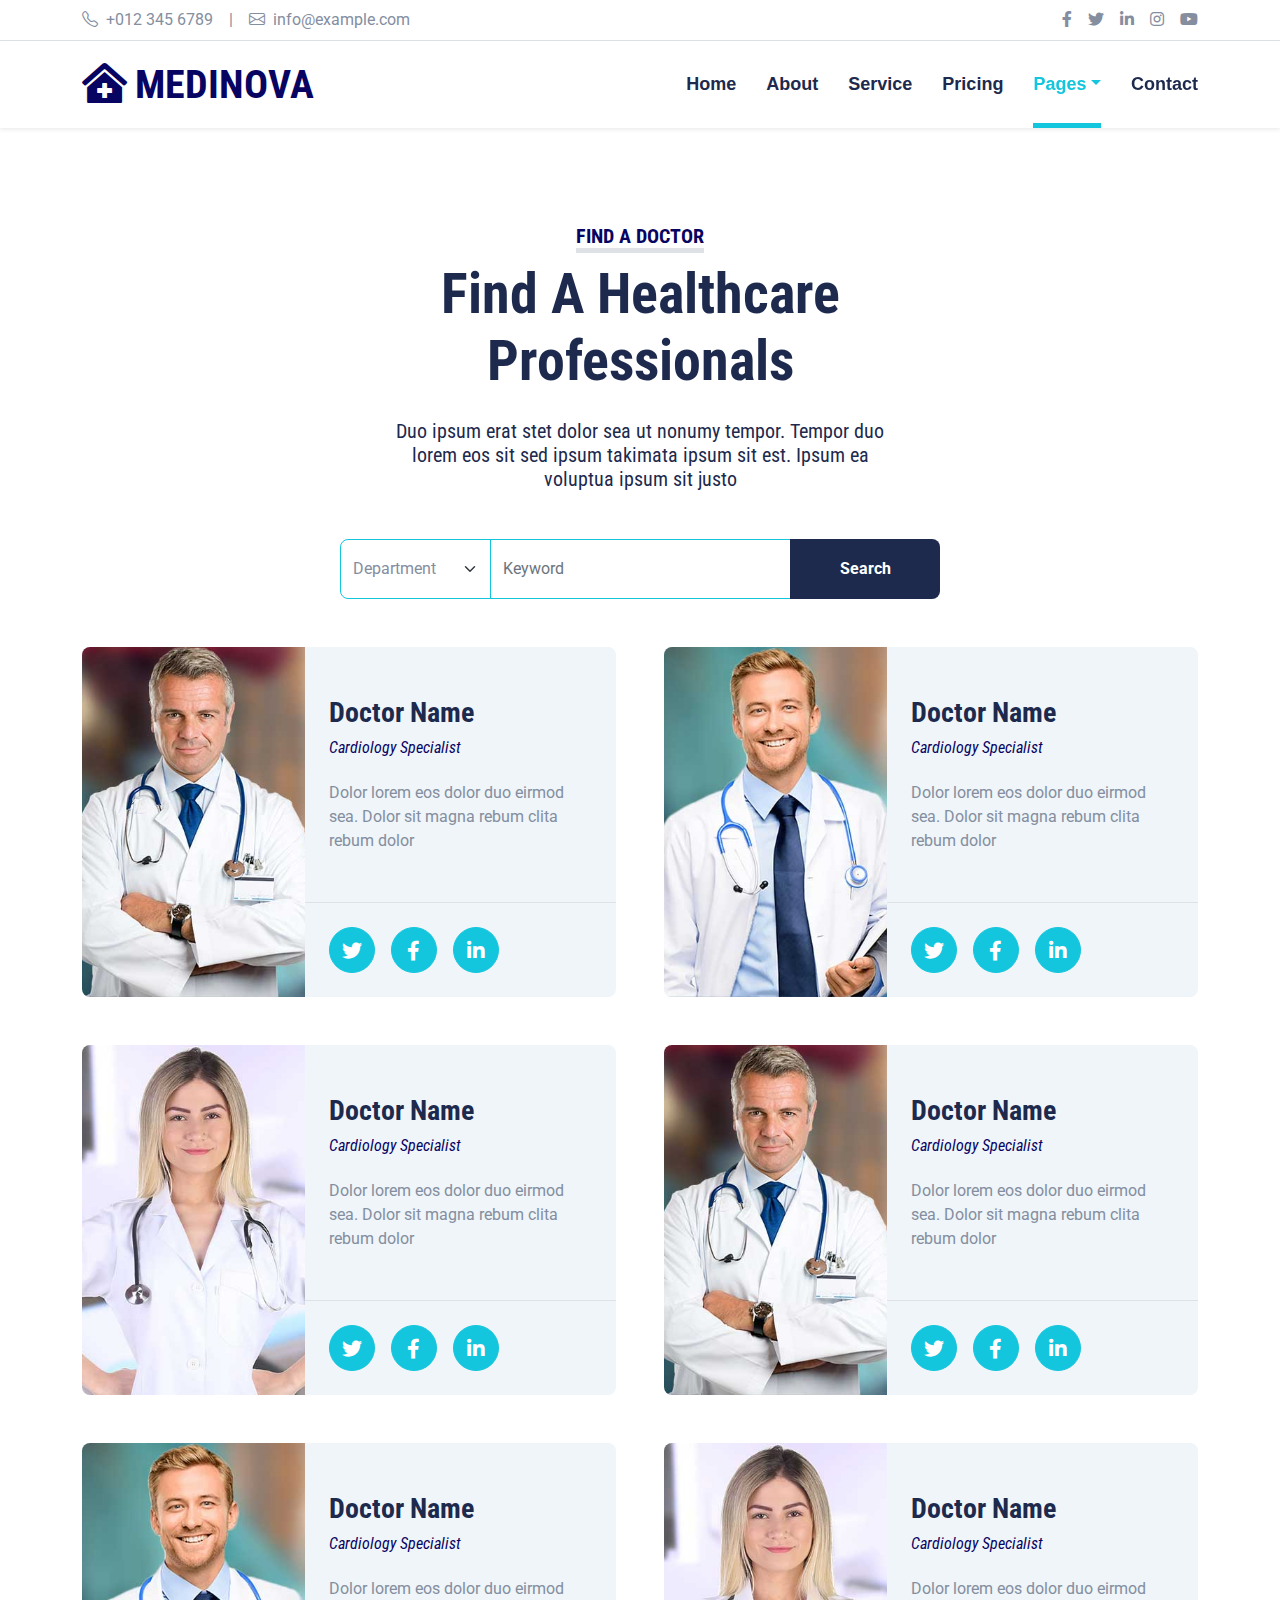
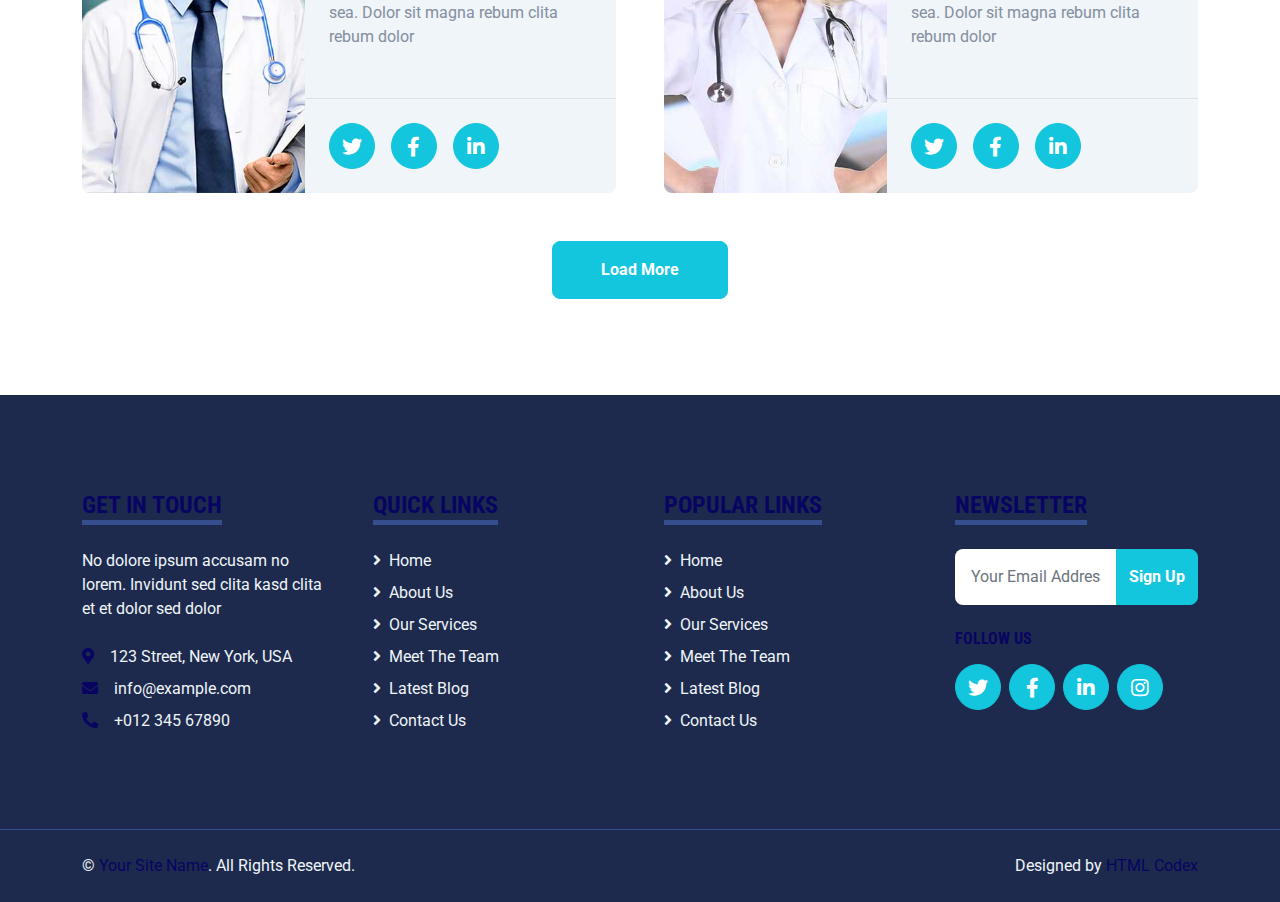
<file: search.html>
<!DOCTYPE html>
<html lang="en">

<head>
    <meta charset="utf-8">
    <title>MEDINOVA - Hospital Website Template</title>
    <meta content="width=device-width, initial-scale=1.0" name="viewport">
    <meta content="Free HTML Templates" name="keywords">
    <meta content="Free HTML Templates" name="description">

    <!-- Favicon -->
    <link href="img/favicon.ico" rel="icon">

    <!-- Google Web Fonts -->
    <link rel="preconnect" href="https://fonts.gstatic.com">
    <link href="https://fonts.googleapis.com/css2?family=Roboto+Condensed:wght@400;700&family=Roboto:wght@400;700&display=swap" rel="stylesheet">  

    <!-- Icon Font Stylesheet -->
    <link href="https://cdnjs.cloudflare.com/ajax/libs/font-awesome/5.15.0/css/all.min.css" rel="stylesheet">
    <link href="https://cdn.jsdelivr.net/npm/bootstrap-icons@1.4.1/font/bootstrap-icons.css" rel="stylesheet">

    <!-- Libraries Stylesheet -->
    <link href="lib/owlcarousel/assets/owl.carousel.min.css" rel="stylesheet">
    <link href="lib/tempusdominus/css/tempusdominus-bootstrap-4.min.css" rel="stylesheet" />

    <!-- Customized Bootstrap Stylesheet -->
    <link href="css/bootstrap.min.css" rel="stylesheet">

    <!-- Template Stylesheet -->
    <link href="css/style.css" rel="stylesheet">
</head>

<body>
    <!-- Topbar Start -->
    <div class="container-fluid py-2 border-bottom d-none d-lg-block">
        <div class="container">
            <div class="row">
                <div class="col-md-6 text-center text-lg-start mb-2 mb-lg-0">
                    <div class="d-inline-flex align-items-center">
                        <a class="text-decoration-none text-body pe-3" href=""><i class="bi bi-telephone me-2"></i>+012 345 6789</a>
                        <span class="text-body">|</span>
                        <a class="text-decoration-none text-body px-3" href=""><i class="bi bi-envelope me-2"></i>info@example.com</a>
                    </div>
                </div>
                <div class="col-md-6 text-center text-lg-end">
                    <div class="d-inline-flex align-items-center">
                        <a class="text-body px-2" href="">
                            <i class="fab fa-facebook-f"></i>
                        </a>
                        <a class="text-body px-2" href="">
                            <i class="fab fa-twitter"></i>
                        </a>
                        <a class="text-body px-2" href="">
                            <i class="fab fa-linkedin-in"></i>
                        </a>
                        <a class="text-body px-2" href="">
                            <i class="fab fa-instagram"></i>
                        </a>
                        <a class="text-body ps-2" href="">
                            <i class="fab fa-youtube"></i>
                        </a>
                    </div>
                </div>
            </div>
        </div>
    </div>
    <!-- Topbar End -->


    <!-- Navbar Start -->
    <div class="container-fluid sticky-top bg-white shadow-sm mb-5">
        <div class="container">
            <nav class="navbar navbar-expand-lg bg-white navbar-light py-3 py-lg-0">
                <a href="index.html" class="navbar-brand">
                    <h1 class="m-0 text-uppercase text-primary"><i class="fa fa-clinic-medical me-2"></i>Medinova</h1>
                </a>
                <button class="navbar-toggler" type="button" data-bs-toggle="collapse" data-bs-target="#navbarCollapse">
                    <span class="navbar-toggler-icon"></span>
                </button>
                <div class="collapse navbar-collapse" id="navbarCollapse">
                    <div class="navbar-nav ms-auto py-0">
                        <a href="index.html" class="nav-item nav-link">Home</a>
                        <a href="about.html" class="nav-item nav-link">About</a>
                        <a href="service.html" class="nav-item nav-link">Service</a>
                        <a href="price.html" class="nav-item nav-link">Pricing</a>
                        <div class="nav-item dropdown">
                            <a href="#" class="nav-link dropdown-toggle active" data-bs-toggle="dropdown">Pages</a>
                            <div class="dropdown-menu m-0">
                                <a href="blog.html" class="dropdown-item">Blog Grid</a>
                                <a href="detail.html" class="dropdown-item">Blog Detail</a>
                                <a href="team.html" class="dropdown-item">The Team</a>
                                <a href="testimonial.html" class="dropdown-item">Testimonial</a>
                                <a href="appointment.html" class="dropdown-item">Appointment</a>
                                <a href="search.html" class="dropdown-item active">Search</a>
                            </div>
                        </div>
                        <a href="contact.html" class="nav-item nav-link">Contact</a>
                    </div>
                </div>
            </nav>
        </div>
    </div>
    <!-- Navbar End -->


    <!-- Search Start -->
    <div class="container-fluid pt-5">
        <div class="container">
            <div class="text-center mx-auto mb-5" style="max-width: 500px;">
                <h5 class="d-inline-block text-primary text-uppercase border-bottom border-5">Find A Doctor</h5>
                <h1 class="display-4 mb-4">Find A Healthcare Professionals</h1>
                <h5 class="fw-normal">Duo ipsum erat stet dolor sea ut nonumy tempor. Tempor duo lorem eos sit sed ipsum takimata ipsum sit est. Ipsum ea voluptua ipsum sit justo</h5>
            </div>
            <div class="mx-auto" style="width: 100%; max-width: 600px;">
                <div class="input-group">
                    <select class="form-select border-primary w-25" style="height: 60px;">
                        <option selected>Department</option>
                        <option value="1">Department 1</option>
                        <option value="2">Department 2</option>
                        <option value="3">Department 3</option>
                    </select>
                    <input type="text" class="form-control border-primary w-50" placeholder="Keyword">
                    <button class="btn btn-dark border-0 w-25">Search</button>
                </div>
            </div>
        </div>
    </div>
    <!-- Search End -->


    <!-- Search Result Start -->
    <div class="container-fluid py-5">
        <div class="container">
            <div class="row g-5">
                <div class="col-lg-6 team-item">
                    <div class="row g-0 bg-light rounded overflow-hidden">
                        <div class="col-12 col-sm-5 h-100">
                            <img class="img-fluid h-100" src="img/team-1.jpg" style="object-fit: cover;">
                        </div>
                        <div class="col-12 col-sm-7 h-100 d-flex flex-column">
                            <div class="mt-auto p-4">
                                <h3>Doctor Name</h3>
                                <h6 class="fw-normal fst-italic text-primary mb-4">Cardiology Specialist</h6>
                                <p class="m-0">Dolor lorem eos dolor duo eirmod sea. Dolor sit magna rebum clita rebum dolor</p>
                            </div>
                            <div class="d-flex mt-auto border-top p-4">
                                <a class="btn btn-lg btn-primary btn-lg-square rounded-circle me-3" href="#"><i class="fab fa-twitter"></i></a>
                                <a class="btn btn-lg btn-primary btn-lg-square rounded-circle me-3" href="#"><i class="fab fa-facebook-f"></i></a>
                                <a class="btn btn-lg btn-primary btn-lg-square rounded-circle" href="#"><i class="fab fa-linkedin-in"></i></a>
                            </div>
                        </div>
                    </div>
                </div>
                <div class="col-lg-6 team-item">
                    <div class="row g-0 bg-light rounded overflow-hidden">
                        <div class="col-12 col-sm-5 h-100">
                            <img class="img-fluid h-100" src="img/team-2.jpg" style="object-fit: cover;">
                        </div>
                        <div class="col-12 col-sm-7 h-100 d-flex flex-column">
                            <div class="mt-auto p-4">
                                <h3>Doctor Name</h3>
                                <h6 class="fw-normal fst-italic text-primary mb-4">Cardiology Specialist</h6>
                                <p class="m-0">Dolor lorem eos dolor duo eirmod sea. Dolor sit magna rebum clita rebum dolor</p>
                            </div>
                            <div class="d-flex mt-auto border-top p-4">
                                <a class="btn btn-lg btn-primary btn-lg-square rounded-circle me-3" href="#"><i class="fab fa-twitter"></i></a>
                                <a class="btn btn-lg btn-primary btn-lg-square rounded-circle me-3" href="#"><i class="fab fa-facebook-f"></i></a>
                                <a class="btn btn-lg btn-primary btn-lg-square rounded-circle" href="#"><i class="fab fa-linkedin-in"></i></a>
                            </div>
                        </div>
                    </div>
                </div>
                <div class="col-lg-6 team-item">
                    <div class="row g-0 bg-light rounded overflow-hidden">
                        <div class="col-12 col-sm-5 h-100">
                            <img class="img-fluid h-100" src="img/team-3.jpg" style="object-fit: cover;">
                        </div>
                        <div class="col-12 col-sm-7 h-100 d-flex flex-column">
                            <div class="mt-auto p-4">
                                <h3>Doctor Name</h3>
                                <h6 class="fw-normal fst-italic text-primary mb-4">Cardiology Specialist</h6>
                                <p class="m-0">Dolor lorem eos dolor duo eirmod sea. Dolor sit magna rebum clita rebum dolor</p>
                            </div>
                            <div class="d-flex mt-auto border-top p-4">
                                <a class="btn btn-lg btn-primary btn-lg-square rounded-circle me-3" href="#"><i class="fab fa-twitter"></i></a>
                                <a class="btn btn-lg btn-primary btn-lg-square rounded-circle me-3" href="#"><i class="fab fa-facebook-f"></i></a>
                                <a class="btn btn-lg btn-primary btn-lg-square rounded-circle" href="#"><i class="fab fa-linkedin-in"></i></a>
                            </div>
                        </div>
                    </div>
                </div>
                <div class="col-lg-6 team-item">
                    <div class="row g-0 bg-light rounded overflow-hidden">
                        <div class="col-12 col-sm-5 h-100">
                            <img class="img-fluid h-100" src="img/team-1.jpg" style="object-fit: cover;">
                        </div>
                        <div class="col-12 col-sm-7 h-100 d-flex flex-column">
                            <div class="mt-auto p-4">
                                <h3>Doctor Name</h3>
                                <h6 class="fw-normal fst-italic text-primary mb-4">Cardiology Specialist</h6>
                                <p class="m-0">Dolor lorem eos dolor duo eirmod sea. Dolor sit magna rebum clita rebum dolor</p>
                            </div>
                            <div class="d-flex mt-auto border-top p-4">
                                <a class="btn btn-lg btn-primary btn-lg-square rounded-circle me-3" href="#"><i class="fab fa-twitter"></i></a>
                                <a class="btn btn-lg btn-primary btn-lg-square rounded-circle me-3" href="#"><i class="fab fa-facebook-f"></i></a>
                                <a class="btn btn-lg btn-primary btn-lg-square rounded-circle" href="#"><i class="fab fa-linkedin-in"></i></a>
                            </div>
                        </div>
                    </div>
                </div>
                <div class="col-lg-6 team-item">
                    <div class="row g-0 bg-light rounded overflow-hidden">
                        <div class="col-12 col-sm-5 h-100">
                            <img class="img-fluid h-100" src="img/team-2.jpg" style="object-fit: cover;">
                        </div>
                        <div class="col-12 col-sm-7 h-100 d-flex flex-column">
                            <div class="mt-auto p-4">
                                <h3>Doctor Name</h3>
                                <h6 class="fw-normal fst-italic text-primary mb-4">Cardiology Specialist</h6>
                                <p class="m-0">Dolor lorem eos dolor duo eirmod sea. Dolor sit magna rebum clita rebum dolor</p>
                            </div>
                            <div class="d-flex mt-auto border-top p-4">
                                <a class="btn btn-lg btn-primary btn-lg-square rounded-circle me-3" href="#"><i class="fab fa-twitter"></i></a>
                                <a class="btn btn-lg btn-primary btn-lg-square rounded-circle me-3" href="#"><i class="fab fa-facebook-f"></i></a>
                                <a class="btn btn-lg btn-primary btn-lg-square rounded-circle" href="#"><i class="fab fa-linkedin-in"></i></a>
                            </div>
                        </div>
                    </div>
                </div>
                <div class="col-lg-6 team-item">
                    <div class="row g-0 bg-light rounded overflow-hidden">
                        <div class="col-12 col-sm-5 h-100">
                            <img class="img-fluid h-100" src="img/team-3.jpg" style="object-fit: cover;">
                        </div>
                        <div class="col-12 col-sm-7 h-100 d-flex flex-column">
                            <div class="mt-auto p-4">
                                <h3>Doctor Name</h3>
                                <h6 class="fw-normal fst-italic text-primary mb-4">Cardiology Specialist</h6>
                                <p class="m-0">Dolor lorem eos dolor duo eirmod sea. Dolor sit magna rebum clita rebum dolor</p>
                            </div>
                            <div class="d-flex mt-auto border-top p-4">
                                <a class="btn btn-lg btn-primary btn-lg-square rounded-circle me-3" href="#"><i class="fab fa-twitter"></i></a>
                                <a class="btn btn-lg btn-primary btn-lg-square rounded-circle me-3" href="#"><i class="fab fa-facebook-f"></i></a>
                                <a class="btn btn-lg btn-primary btn-lg-square rounded-circle" href="#"><i class="fab fa-linkedin-in"></i></a>
                            </div>
                        </div>
                    </div>
                </div>
                <div class="col-12 text-center">
                    <button class="btn btn-primary py-3 px-5">Load More</button>
                </div>
            </div>
        </div>
    </div>
    <!-- Search Result End -->


    <!-- Footer Start -->
    <div class="container-fluid bg-dark text-light mt-5 py-5">
        <div class="container py-5">
            <div class="row g-5">
                <div class="col-lg-3 col-md-6">
                    <h4 class="d-inline-block text-primary text-uppercase border-bottom border-5 border-secondary mb-4">Get In Touch</h4>
                    <p class="mb-4">No dolore ipsum accusam no lorem. Invidunt sed clita kasd clita et et dolor sed dolor</p>
                    <p class="mb-2"><i class="fa fa-map-marker-alt text-primary me-3"></i>123 Street, New York, USA</p>
                    <p class="mb-2"><i class="fa fa-envelope text-primary me-3"></i>info@example.com</p>
                    <p class="mb-0"><i class="fa fa-phone-alt text-primary me-3"></i>+012 345 67890</p>
                </div>
                <div class="col-lg-3 col-md-6">
                    <h4 class="d-inline-block text-primary text-uppercase border-bottom border-5 border-secondary mb-4">Quick Links</h4>
                    <div class="d-flex flex-column justify-content-start">
                        <a class="text-light mb-2" href="#"><i class="fa fa-angle-right me-2"></i>Home</a>
                        <a class="text-light mb-2" href="#"><i class="fa fa-angle-right me-2"></i>About Us</a>
                        <a class="text-light mb-2" href="#"><i class="fa fa-angle-right me-2"></i>Our Services</a>
                        <a class="text-light mb-2" href="#"><i class="fa fa-angle-right me-2"></i>Meet The Team</a>
                        <a class="text-light mb-2" href="#"><i class="fa fa-angle-right me-2"></i>Latest Blog</a>
                        <a class="text-light" href="#"><i class="fa fa-angle-right me-2"></i>Contact Us</a>
                    </div>
                </div>
                <div class="col-lg-3 col-md-6">
                    <h4 class="d-inline-block text-primary text-uppercase border-bottom border-5 border-secondary mb-4">Popular Links</h4>
                    <div class="d-flex flex-column justify-content-start">
                        <a class="text-light mb-2" href="#"><i class="fa fa-angle-right me-2"></i>Home</a>
                        <a class="text-light mb-2" href="#"><i class="fa fa-angle-right me-2"></i>About Us</a>
                        <a class="text-light mb-2" href="#"><i class="fa fa-angle-right me-2"></i>Our Services</a>
                        <a class="text-light mb-2" href="#"><i class="fa fa-angle-right me-2"></i>Meet The Team</a>
                        <a class="text-light mb-2" href="#"><i class="fa fa-angle-right me-2"></i>Latest Blog</a>
                        <a class="text-light" href="#"><i class="fa fa-angle-right me-2"></i>Contact Us</a>
                    </div>
                </div>
                <div class="col-lg-3 col-md-6">
                    <h4 class="d-inline-block text-primary text-uppercase border-bottom border-5 border-secondary mb-4">Newsletter</h4>
                    <form action="">
                        <div class="input-group">
                            <input type="text" class="form-control p-3 border-0" placeholder="Your Email Address">
                            <button class="btn btn-primary">Sign Up</button>
                        </div>
                    </form>
                    <h6 class="text-primary text-uppercase mt-4 mb-3">Follow Us</h6>
                    <div class="d-flex">
                        <a class="btn btn-lg btn-primary btn-lg-square rounded-circle me-2" href="#"><i class="fab fa-twitter"></i></a>
                        <a class="btn btn-lg btn-primary btn-lg-square rounded-circle me-2" href="#"><i class="fab fa-facebook-f"></i></a>
                        <a class="btn btn-lg btn-primary btn-lg-square rounded-circle me-2" href="#"><i class="fab fa-linkedin-in"></i></a>
                        <a class="btn btn-lg btn-primary btn-lg-square rounded-circle" href="#"><i class="fab fa-instagram"></i></a>
                    </div>
                </div>
            </div>
        </div>
    </div>
    <div class="container-fluid bg-dark text-light border-top border-secondary py-4">
        <div class="container">
            <div class="row g-5">
                <div class="col-md-6 text-center text-md-start">
                    <p class="mb-md-0">&copy; <a class="text-primary" href="#">Your Site Name</a>. All Rights Reserved.</p>
                </div>
                <div class="col-md-6 text-center text-md-end">
                    <p class="mb-0">Designed by <a class="text-primary" href="https://htmlcodex.com">HTML Codex</a></p>
                </div>
            </div>
        </div>
    </div>
    <!-- Footer End -->


    <!-- Back to Top -->
    <a href="#" class="btn btn-lg btn-primary btn-lg-square back-to-top"><i class="bi bi-arrow-up"></i></a>


    <!-- JavaScript Libraries -->
    <script src="https://code.jquery.com/jquery-3.4.1.min.js"></script>
    <script src="https://cdn.jsdelivr.net/npm/bootstrap@5.0.0/dist/js/bootstrap.bundle.min.js"></script>
    <script src="lib/easing/easing.min.js"></script>
    <script src="lib/waypoints/waypoints.min.js"></script>
    <script src="lib/owlcarousel/owl.carousel.min.js"></script>
    <script src="lib/tempusdominus/js/moment.min.js"></script>
    <script src="lib/tempusdominus/js/moment-timezone.min.js"></script>
    <script src="lib/tempusdominus/js/tempusdominus-bootstrap-4.min.js"></script>

    <!-- Template Javascript -->
    <script src="js/main.js"></script>
</body>

</html>
</file>
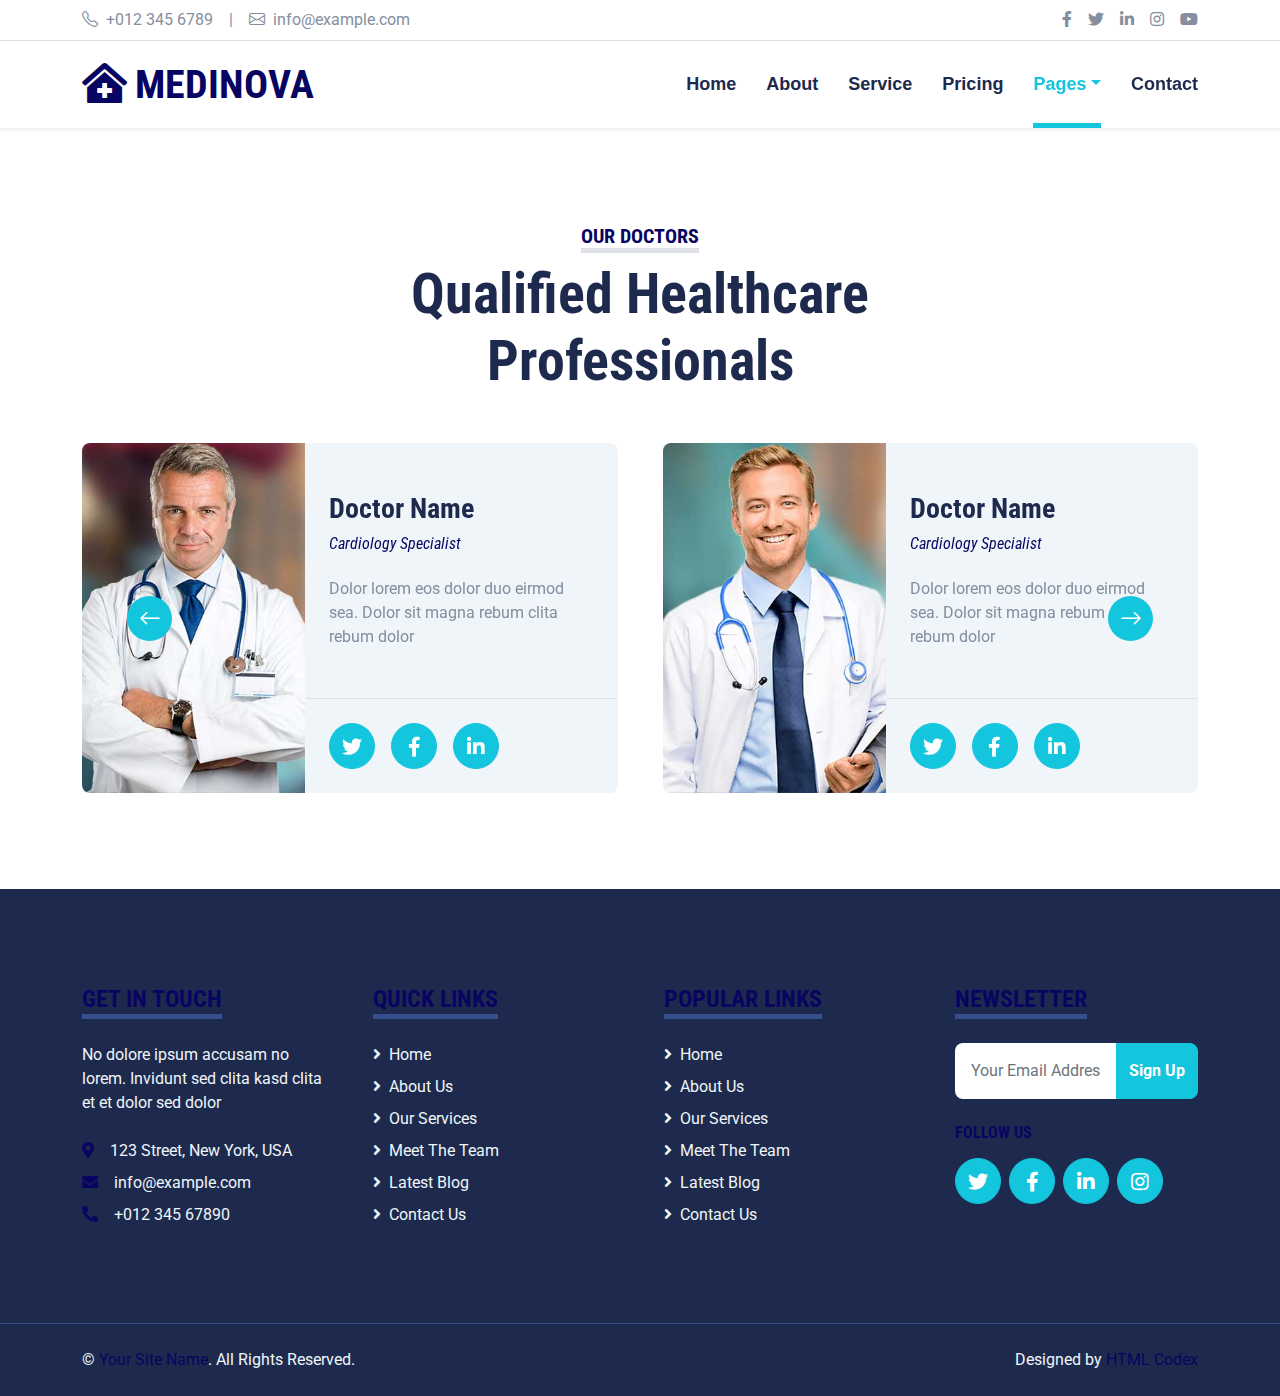
<file: team.html>
<!DOCTYPE html>
<html lang="en">

<head>
    <meta charset="utf-8">
    <title>MEDINOVA - Hospital Website Template</title>
    <meta content="width=device-width, initial-scale=1.0" name="viewport">
    <meta content="Free HTML Templates" name="keywords">
    <meta content="Free HTML Templates" name="description">

    <!-- Favicon -->
    <link href="img/favicon.ico" rel="icon">

    <!-- Google Web Fonts -->
    <link rel="preconnect" href="https://fonts.gstatic.com">
    <link href="https://fonts.googleapis.com/css2?family=Roboto+Condensed:wght@400;700&family=Roboto:wght@400;700&display=swap" rel="stylesheet">  

    <!-- Icon Font Stylesheet -->
    <link href="https://cdnjs.cloudflare.com/ajax/libs/font-awesome/5.15.0/css/all.min.css" rel="stylesheet">
    <link href="https://cdn.jsdelivr.net/npm/bootstrap-icons@1.4.1/font/bootstrap-icons.css" rel="stylesheet">

    <!-- Libraries Stylesheet -->
    <link href="lib/owlcarousel/assets/owl.carousel.min.css" rel="stylesheet">
    <link href="lib/tempusdominus/css/tempusdominus-bootstrap-4.min.css" rel="stylesheet" />

    <!-- Customized Bootstrap Stylesheet -->
    <link href="css/bootstrap.min.css" rel="stylesheet">

    <!-- Template Stylesheet -->
    <link href="css/style.css" rel="stylesheet">
</head>

<body>
    <!-- Topbar Start -->
    <div class="container-fluid py-2 border-bottom d-none d-lg-block">
        <div class="container">
            <div class="row">
                <div class="col-md-6 text-center text-lg-start mb-2 mb-lg-0">
                    <div class="d-inline-flex align-items-center">
                        <a class="text-decoration-none text-body pe-3" href=""><i class="bi bi-telephone me-2"></i>+012 345 6789</a>
                        <span class="text-body">|</span>
                        <a class="text-decoration-none text-body px-3" href=""><i class="bi bi-envelope me-2"></i>info@example.com</a>
                    </div>
                </div>
                <div class="col-md-6 text-center text-lg-end">
                    <div class="d-inline-flex align-items-center">
                        <a class="text-body px-2" href="">
                            <i class="fab fa-facebook-f"></i>
                        </a>
                        <a class="text-body px-2" href="">
                            <i class="fab fa-twitter"></i>
                        </a>
                        <a class="text-body px-2" href="">
                            <i class="fab fa-linkedin-in"></i>
                        </a>
                        <a class="text-body px-2" href="">
                            <i class="fab fa-instagram"></i>
                        </a>
                        <a class="text-body ps-2" href="">
                            <i class="fab fa-youtube"></i>
                        </a>
                    </div>
                </div>
            </div>
        </div>
    </div>
    <!-- Topbar End -->


    <!-- Navbar Start -->
    <div class="container-fluid sticky-top bg-white shadow-sm mb-5">
        <div class="container">
            <nav class="navbar navbar-expand-lg bg-white navbar-light py-3 py-lg-0">
                <a href="index.html" class="navbar-brand">
                    <h1 class="m-0 text-uppercase text-primary"><i class="fa fa-clinic-medical me-2"></i>Medinova</h1>
                </a>
                <button class="navbar-toggler" type="button" data-bs-toggle="collapse" data-bs-target="#navbarCollapse">
                    <span class="navbar-toggler-icon"></span>
                </button>
                <div class="collapse navbar-collapse" id="navbarCollapse">
                    <div class="navbar-nav ms-auto py-0">
                        <a href="index.html" class="nav-item nav-link">Home</a>
                        <a href="about.html" class="nav-item nav-link">About</a>
                        <a href="service.html" class="nav-item nav-link">Service</a>
                        <a href="price.html" class="nav-item nav-link">Pricing</a>
                        <div class="nav-item dropdown">
                            <a href="#" class="nav-link dropdown-toggle active" data-bs-toggle="dropdown">Pages</a>
                            <div class="dropdown-menu m-0">
                                <a href="blog.html" class="dropdown-item">Blog Grid</a>
                                <a href="detail.html" class="dropdown-item">Blog Detail</a>
                                <a href="team.html" class="dropdown-item active">The Team</a>
                                <a href="testimonial.html" class="dropdown-item">Testimonial</a>
                                <a href="appointment.html" class="dropdown-item">Appointment</a>
                                <a href="search.html" class="dropdown-item">Search</a>
                            </div>
                        </div>
                        <a href="contact.html" class="nav-item nav-link">Contact</a>
                    </div>
                </div>
            </nav>
        </div>
    </div>
    <!-- Navbar End -->


    <!-- Team Start -->
    <div class="container-fluid py-5">
        <div class="container">
            <div class="text-center mx-auto mb-5" style="max-width: 500px;">
                <h5 class="d-inline-block text-primary text-uppercase border-bottom border-5">Our Doctors</h5>
                <h1 class="display-4">Qualified Healthcare Professionals</h1>
            </div>
            <div class="owl-carousel team-carousel position-relative">
                <div class="team-item">
                    <div class="row g-0 bg-light rounded overflow-hidden">
                        <div class="col-12 col-sm-5 h-100">
                            <img class="img-fluid h-100" src="img/team-1.jpg" style="object-fit: cover;">
                        </div>
                        <div class="col-12 col-sm-7 h-100 d-flex flex-column">
                            <div class="mt-auto p-4">
                                <h3>Doctor Name</h3>
                                <h6 class="fw-normal fst-italic text-primary mb-4">Cardiology Specialist</h6>
                                <p class="m-0">Dolor lorem eos dolor duo eirmod sea. Dolor sit magna rebum clita rebum dolor</p>
                            </div>
                            <div class="d-flex mt-auto border-top p-4">
                                <a class="btn btn-lg btn-primary btn-lg-square rounded-circle me-3" href="#"><i class="fab fa-twitter"></i></a>
                                <a class="btn btn-lg btn-primary btn-lg-square rounded-circle me-3" href="#"><i class="fab fa-facebook-f"></i></a>
                                <a class="btn btn-lg btn-primary btn-lg-square rounded-circle" href="#"><i class="fab fa-linkedin-in"></i></a>
                            </div>
                        </div>
                    </div>
                </div>
                <div class="team-item">
                    <div class="row g-0 bg-light rounded overflow-hidden">
                        <div class="col-12 col-sm-5 h-100">
                            <img class="img-fluid h-100" src="img/team-2.jpg" style="object-fit: cover;">
                        </div>
                        <div class="col-12 col-sm-7 h-100 d-flex flex-column">
                            <div class="mt-auto p-4">
                                <h3>Doctor Name</h3>
                                <h6 class="fw-normal fst-italic text-primary mb-4">Cardiology Specialist</h6>
                                <p class="m-0">Dolor lorem eos dolor duo eirmod sea. Dolor sit magna rebum clita rebum dolor</p>
                            </div>
                            <div class="d-flex mt-auto border-top p-4">
                                <a class="btn btn-lg btn-primary btn-lg-square rounded-circle me-3" href="#"><i class="fab fa-twitter"></i></a>
                                <a class="btn btn-lg btn-primary btn-lg-square rounded-circle me-3" href="#"><i class="fab fa-facebook-f"></i></a>
                                <a class="btn btn-lg btn-primary btn-lg-square rounded-circle" href="#"><i class="fab fa-linkedin-in"></i></a>
                            </div>
                        </div>
                    </div>
                </div>
                <div class="team-item">
                    <div class="row g-0 bg-light rounded overflow-hidden">
                        <div class="col-12 col-sm-5 h-100">
                            <img class="img-fluid h-100" src="img/team-3.jpg" style="object-fit: cover;">
                        </div>
                        <div class="col-12 col-sm-7 h-100 d-flex flex-column">
                            <div class="mt-auto p-4">
                                <h3>Doctor Name</h3>
                                <h6 class="fw-normal fst-italic text-primary mb-4">Cardiology Specialist</h6>
                                <p class="m-0">Dolor lorem eos dolor duo eirmod sea. Dolor sit magna rebum clita rebum dolor</p>
                            </div>
                            <div class="d-flex mt-auto border-top p-4">
                                <a class="btn btn-lg btn-primary btn-lg-square rounded-circle me-3" href="#"><i class="fab fa-twitter"></i></a>
                                <a class="btn btn-lg btn-primary btn-lg-square rounded-circle me-3" href="#"><i class="fab fa-facebook-f"></i></a>
                                <a class="btn btn-lg btn-primary btn-lg-square rounded-circle" href="#"><i class="fab fa-linkedin-in"></i></a>
                            </div>
                        </div>
                    </div>
                </div>
            </div>
        </div>
    </div>
    <!-- Team End -->


    <!-- Footer Start -->
    <div class="container-fluid bg-dark text-light mt-5 py-5">
        <div class="container py-5">
            <div class="row g-5">
                <div class="col-lg-3 col-md-6">
                    <h4 class="d-inline-block text-primary text-uppercase border-bottom border-5 border-secondary mb-4">Get In Touch</h4>
                    <p class="mb-4">No dolore ipsum accusam no lorem. Invidunt sed clita kasd clita et et dolor sed dolor</p>
                    <p class="mb-2"><i class="fa fa-map-marker-alt text-primary me-3"></i>123 Street, New York, USA</p>
                    <p class="mb-2"><i class="fa fa-envelope text-primary me-3"></i>info@example.com</p>
                    <p class="mb-0"><i class="fa fa-phone-alt text-primary me-3"></i>+012 345 67890</p>
                </div>
                <div class="col-lg-3 col-md-6">
                    <h4 class="d-inline-block text-primary text-uppercase border-bottom border-5 border-secondary mb-4">Quick Links</h4>
                    <div class="d-flex flex-column justify-content-start">
                        <a class="text-light mb-2" href="#"><i class="fa fa-angle-right me-2"></i>Home</a>
                        <a class="text-light mb-2" href="#"><i class="fa fa-angle-right me-2"></i>About Us</a>
                        <a class="text-light mb-2" href="#"><i class="fa fa-angle-right me-2"></i>Our Services</a>
                        <a class="text-light mb-2" href="#"><i class="fa fa-angle-right me-2"></i>Meet The Team</a>
                        <a class="text-light mb-2" href="#"><i class="fa fa-angle-right me-2"></i>Latest Blog</a>
                        <a class="text-light" href="#"><i class="fa fa-angle-right me-2"></i>Contact Us</a>
                    </div>
                </div>
                <div class="col-lg-3 col-md-6">
                    <h4 class="d-inline-block text-primary text-uppercase border-bottom border-5 border-secondary mb-4">Popular Links</h4>
                    <div class="d-flex flex-column justify-content-start">
                        <a class="text-light mb-2" href="#"><i class="fa fa-angle-right me-2"></i>Home</a>
                        <a class="text-light mb-2" href="#"><i class="fa fa-angle-right me-2"></i>About Us</a>
                        <a class="text-light mb-2" href="#"><i class="fa fa-angle-right me-2"></i>Our Services</a>
                        <a class="text-light mb-2" href="#"><i class="fa fa-angle-right me-2"></i>Meet The Team</a>
                        <a class="text-light mb-2" href="#"><i class="fa fa-angle-right me-2"></i>Latest Blog</a>
                        <a class="text-light" href="#"><i class="fa fa-angle-right me-2"></i>Contact Us</a>
                    </div>
                </div>
                <div class="col-lg-3 col-md-6">
                    <h4 class="d-inline-block text-primary text-uppercase border-bottom border-5 border-secondary mb-4">Newsletter</h4>
                    <form action="">
                        <div class="input-group">
                            <input type="text" class="form-control p-3 border-0" placeholder="Your Email Address">
                            <button class="btn btn-primary">Sign Up</button>
                        </div>
                    </form>
                    <h6 class="text-primary text-uppercase mt-4 mb-3">Follow Us</h6>
                    <div class="d-flex">
                        <a class="btn btn-lg btn-primary btn-lg-square rounded-circle me-2" href="#"><i class="fab fa-twitter"></i></a>
                        <a class="btn btn-lg btn-primary btn-lg-square rounded-circle me-2" href="#"><i class="fab fa-facebook-f"></i></a>
                        <a class="btn btn-lg btn-primary btn-lg-square rounded-circle me-2" href="#"><i class="fab fa-linkedin-in"></i></a>
                        <a class="btn btn-lg btn-primary btn-lg-square rounded-circle" href="#"><i class="fab fa-instagram"></i></a>
                    </div>
                </div>
            </div>
        </div>
    </div>
    <div class="container-fluid bg-dark text-light border-top border-secondary py-4">
        <div class="container">
            <div class="row g-5">
                <div class="col-md-6 text-center text-md-start">
                    <p class="mb-md-0">&copy; <a class="text-primary" href="#">Your Site Name</a>. All Rights Reserved.</p>
                </div>
                <div class="col-md-6 text-center text-md-end">
                    <p class="mb-0">Designed by <a class="text-primary" href="https://htmlcodex.com">HTML Codex</a></p>
                </div>
            </div>
        </div>
    </div>
    <!-- Footer End -->


    <!-- Back to Top -->
    <a href="#" class="btn btn-lg btn-primary btn-lg-square back-to-top"><i class="bi bi-arrow-up"></i></a>


    <!-- JavaScript Libraries -->
    <script src="https://code.jquery.com/jquery-3.4.1.min.js"></script>
    <script src="https://cdn.jsdelivr.net/npm/bootstrap@5.0.0/dist/js/bootstrap.bundle.min.js"></script>
    <script src="lib/easing/easing.min.js"></script>
    <script src="lib/waypoints/waypoints.min.js"></script>
    <script src="lib/owlcarousel/owl.carousel.min.js"></script>
    <script src="lib/tempusdominus/js/moment.min.js"></script>
    <script src="lib/tempusdominus/js/moment-timezone.min.js"></script>
    <script src="lib/tempusdominus/js/tempusdominus-bootstrap-4.min.js"></script>

    <!-- Template Javascript -->
    <script src="js/main.js"></script>
</body>

</html>
</file>
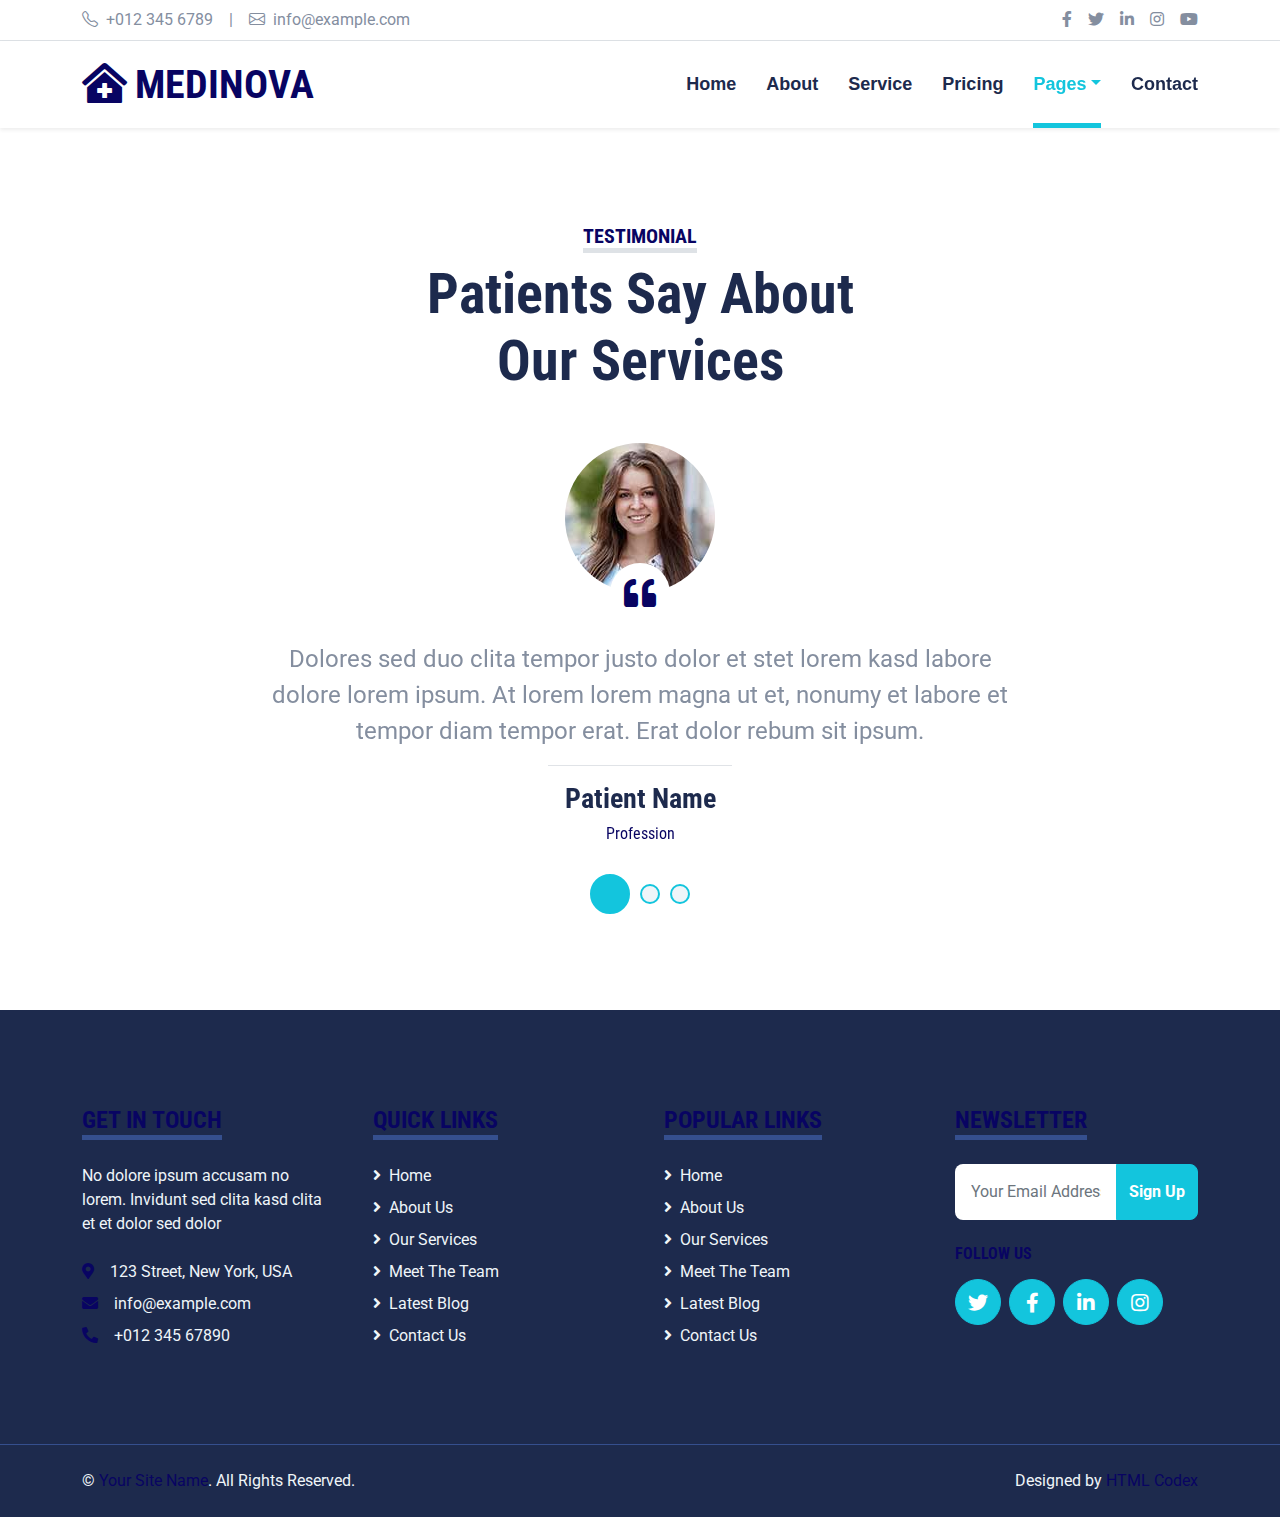
<file: testimonial.html>
<!DOCTYPE html>
<html lang="en">

<head>
    <meta charset="utf-8">
    <title>MEDINOVA - Hospital Website Template</title>
    <meta content="width=device-width, initial-scale=1.0" name="viewport">
    <meta content="Free HTML Templates" name="keywords">
    <meta content="Free HTML Templates" name="description">

    <!-- Favicon -->
    <link href="img/favicon.ico" rel="icon">

    <!-- Google Web Fonts -->
    <link rel="preconnect" href="https://fonts.gstatic.com">
    <link href="https://fonts.googleapis.com/css2?family=Roboto+Condensed:wght@400;700&family=Roboto:wght@400;700&display=swap" rel="stylesheet">  

    <!-- Icon Font Stylesheet -->
    <link href="https://cdnjs.cloudflare.com/ajax/libs/font-awesome/5.15.0/css/all.min.css" rel="stylesheet">
    <link href="https://cdn.jsdelivr.net/npm/bootstrap-icons@1.4.1/font/bootstrap-icons.css" rel="stylesheet">

    <!-- Libraries Stylesheet -->
    <link href="lib/owlcarousel/assets/owl.carousel.min.css" rel="stylesheet">
    <link href="lib/tempusdominus/css/tempusdominus-bootstrap-4.min.css" rel="stylesheet" />

    <!-- Customized Bootstrap Stylesheet -->
    <link href="css/bootstrap.min.css" rel="stylesheet">

    <!-- Template Stylesheet -->
    <link href="css/style.css" rel="stylesheet">
</head>

<body>
    <!-- Topbar Start -->
    <div class="container-fluid py-2 border-bottom d-none d-lg-block">
        <div class="container">
            <div class="row">
                <div class="col-md-6 text-center text-lg-start mb-2 mb-lg-0">
                    <div class="d-inline-flex align-items-center">
                        <a class="text-decoration-none text-body pe-3" href=""><i class="bi bi-telephone me-2"></i>+012 345 6789</a>
                        <span class="text-body">|</span>
                        <a class="text-decoration-none text-body px-3" href=""><i class="bi bi-envelope me-2"></i>info@example.com</a>
                    </div>
                </div>
                <div class="col-md-6 text-center text-lg-end">
                    <div class="d-inline-flex align-items-center">
                        <a class="text-body px-2" href="">
                            <i class="fab fa-facebook-f"></i>
                        </a>
                        <a class="text-body px-2" href="">
                            <i class="fab fa-twitter"></i>
                        </a>
                        <a class="text-body px-2" href="">
                            <i class="fab fa-linkedin-in"></i>
                        </a>
                        <a class="text-body px-2" href="">
                            <i class="fab fa-instagram"></i>
                        </a>
                        <a class="text-body ps-2" href="">
                            <i class="fab fa-youtube"></i>
                        </a>
                    </div>
                </div>
            </div>
        </div>
    </div>
    <!-- Topbar End -->


    <!-- Navbar Start -->
    <div class="container-fluid sticky-top bg-white shadow-sm mb-5">
        <div class="container">
            <nav class="navbar navbar-expand-lg bg-white navbar-light py-3 py-lg-0">
                <a href="index.html" class="navbar-brand">
                    <h1 class="m-0 text-uppercase text-primary"><i class="fa fa-clinic-medical me-2"></i>Medinova</h1>
                </a>
                <button class="navbar-toggler" type="button" data-bs-toggle="collapse" data-bs-target="#navbarCollapse">
                    <span class="navbar-toggler-icon"></span>
                </button>
                <div class="collapse navbar-collapse" id="navbarCollapse">
                    <div class="navbar-nav ms-auto py-0">
                        <a href="index.html" class="nav-item nav-link">Home</a>
                        <a href="about.html" class="nav-item nav-link">About</a>
                        <a href="service.html" class="nav-item nav-link">Service</a>
                        <a href="price.html" class="nav-item nav-link">Pricing</a>
                        <div class="nav-item dropdown">
                            <a href="#" class="nav-link dropdown-toggle active" data-bs-toggle="dropdown">Pages</a>
                            <div class="dropdown-menu m-0">
                                <a href="blog.html" class="dropdown-item">Blog Grid</a>
                                <a href="detail.html" class="dropdown-item">Blog Detail</a>
                                <a href="team.html" class="dropdown-item">The Team</a>
                                <a href="testimonial.html" class="dropdown-item active">Testimonial</a>
                                <a href="appointment.html" class="dropdown-item">Appointment</a>
                                <a href="search.html" class="dropdown-item">Search</a>
                            </div>
                        </div>
                        <a href="contact.html" class="nav-item nav-link">Contact</a>
                    </div>
                </div>
            </nav>
        </div>
    </div>
    <!-- Navbar End -->


    <!-- Testimonial Start -->
    <div class="container-fluid py-5">
        <div class="container">
            <div class="text-center mx-auto mb-5" style="max-width: 500px;">
                <h5 class="d-inline-block text-primary text-uppercase border-bottom border-5">Testimonial</h5>
                <h1 class="display-4">Patients Say About Our Services</h1>
            </div>
            <div class="row justify-content-center">
                <div class="col-lg-8">
                    <div class="owl-carousel testimonial-carousel">
                        <div class="testimonial-item text-center">
                            <div class="position-relative mb-5">
                                <img class="img-fluid rounded-circle mx-auto" src="img/testimonial-1.jpg" alt="">
                                <div class="position-absolute top-100 start-50 translate-middle d-flex align-items-center justify-content-center bg-white rounded-circle" style="width: 60px; height: 60px;">
                                    <i class="fa fa-quote-left fa-2x text-primary"></i>
                                </div>
                            </div>
                            <p class="fs-4 fw-normal">Dolores sed duo clita tempor justo dolor et stet lorem kasd labore dolore lorem ipsum. At lorem lorem magna ut et, nonumy et labore et tempor diam tempor erat. Erat dolor rebum sit ipsum.</p>
                            <hr class="w-25 mx-auto">
                            <h3>Patient Name</h3>
                            <h6 class="fw-normal text-primary mb-3">Profession</h6>
                        </div>
                        <div class="testimonial-item text-center">
                            <div class="position-relative mb-5">
                                <img class="img-fluid rounded-circle mx-auto" src="img/testimonial-2.jpg" alt="">
                                <div class="position-absolute top-100 start-50 translate-middle d-flex align-items-center justify-content-center bg-white rounded-circle" style="width: 60px; height: 60px;">
                                    <i class="fa fa-quote-left fa-2x text-primary"></i>
                                </div>
                            </div>
                            <p class="fs-4 fw-normal">Dolores sed duo clita tempor justo dolor et stet lorem kasd labore dolore lorem ipsum. At lorem lorem magna ut et, nonumy et labore et tempor diam tempor erat. Erat dolor rebum sit ipsum.</p>
                            <hr class="w-25 mx-auto">
                            <h3>Patient Name</h3>
                            <h6 class="fw-normal text-primary mb-3">Profession</h6>
                        </div>
                        <div class="testimonial-item text-center">
                            <div class="position-relative mb-5">
                                <img class="img-fluid rounded-circle mx-auto" src="img/testimonial-3.jpg" alt="">
                                <div class="position-absolute top-100 start-50 translate-middle d-flex align-items-center justify-content-center bg-white rounded-circle" style="width: 60px; height: 60px;">
                                    <i class="fa fa-quote-left fa-2x text-primary"></i>
                                </div>
                            </div>
                            <p class="fs-4 fw-normal">Dolores sed duo clita tempor justo dolor et stet lorem kasd labore dolore lorem ipsum. At lorem lorem magna ut et, nonumy et labore et tempor diam tempor erat. Erat dolor rebum sit ipsum.</p>
                            <hr class="w-25 mx-auto">
                            <h3>Patient Name</h3>
                            <h6 class="fw-normal text-primary mb-3">Profession</h6>
                        </div>
                    </div>
                </div>
            </div>
        </div>
    </div>
    <!-- Testimonial End -->


    <!-- Footer Start -->
    <div class="container-fluid bg-dark text-light mt-5 py-5">
        <div class="container py-5">
            <div class="row g-5">
                <div class="col-lg-3 col-md-6">
                    <h4 class="d-inline-block text-primary text-uppercase border-bottom border-5 border-secondary mb-4">Get In Touch</h4>
                    <p class="mb-4">No dolore ipsum accusam no lorem. Invidunt sed clita kasd clita et et dolor sed dolor</p>
                    <p class="mb-2"><i class="fa fa-map-marker-alt text-primary me-3"></i>123 Street, New York, USA</p>
                    <p class="mb-2"><i class="fa fa-envelope text-primary me-3"></i>info@example.com</p>
                    <p class="mb-0"><i class="fa fa-phone-alt text-primary me-3"></i>+012 345 67890</p>
                </div>
                <div class="col-lg-3 col-md-6">
                    <h4 class="d-inline-block text-primary text-uppercase border-bottom border-5 border-secondary mb-4">Quick Links</h4>
                    <div class="d-flex flex-column justify-content-start">
                        <a class="text-light mb-2" href="#"><i class="fa fa-angle-right me-2"></i>Home</a>
                        <a class="text-light mb-2" href="#"><i class="fa fa-angle-right me-2"></i>About Us</a>
                        <a class="text-light mb-2" href="#"><i class="fa fa-angle-right me-2"></i>Our Services</a>
                        <a class="text-light mb-2" href="#"><i class="fa fa-angle-right me-2"></i>Meet The Team</a>
                        <a class="text-light mb-2" href="#"><i class="fa fa-angle-right me-2"></i>Latest Blog</a>
                        <a class="text-light" href="#"><i class="fa fa-angle-right me-2"></i>Contact Us</a>
                    </div>
                </div>
                <div class="col-lg-3 col-md-6">
                    <h4 class="d-inline-block text-primary text-uppercase border-bottom border-5 border-secondary mb-4">Popular Links</h4>
                    <div class="d-flex flex-column justify-content-start">
                        <a class="text-light mb-2" href="#"><i class="fa fa-angle-right me-2"></i>Home</a>
                        <a class="text-light mb-2" href="#"><i class="fa fa-angle-right me-2"></i>About Us</a>
                        <a class="text-light mb-2" href="#"><i class="fa fa-angle-right me-2"></i>Our Services</a>
                        <a class="text-light mb-2" href="#"><i class="fa fa-angle-right me-2"></i>Meet The Team</a>
                        <a class="text-light mb-2" href="#"><i class="fa fa-angle-right me-2"></i>Latest Blog</a>
                        <a class="text-light" href="#"><i class="fa fa-angle-right me-2"></i>Contact Us</a>
                    </div>
                </div>
                <div class="col-lg-3 col-md-6">
                    <h4 class="d-inline-block text-primary text-uppercase border-bottom border-5 border-secondary mb-4">Newsletter</h4>
                    <form action="">
                        <div class="input-group">
                            <input type="text" class="form-control p-3 border-0" placeholder="Your Email Address">
                            <button class="btn btn-primary">Sign Up</button>
                        </div>
                    </form>
                    <h6 class="text-primary text-uppercase mt-4 mb-3">Follow Us</h6>
                    <div class="d-flex">
                        <a class="btn btn-lg btn-primary btn-lg-square rounded-circle me-2" href="#"><i class="fab fa-twitter"></i></a>
                        <a class="btn btn-lg btn-primary btn-lg-square rounded-circle me-2" href="#"><i class="fab fa-facebook-f"></i></a>
                        <a class="btn btn-lg btn-primary btn-lg-square rounded-circle me-2" href="#"><i class="fab fa-linkedin-in"></i></a>
                        <a class="btn btn-lg btn-primary btn-lg-square rounded-circle" href="#"><i class="fab fa-instagram"></i></a>
                    </div>
                </div>
            </div>
        </div>
    </div>
    <div class="container-fluid bg-dark text-light border-top border-secondary py-4">
        <div class="container">
            <div class="row g-5">
                <div class="col-md-6 text-center text-md-start">
                    <p class="mb-md-0">&copy; <a class="text-primary" href="#">Your Site Name</a>. All Rights Reserved.</p>
                </div>
                <div class="col-md-6 text-center text-md-end">
                    <p class="mb-0">Designed by <a class="text-primary" href="https://htmlcodex.com">HTML Codex</a></p>
                </div>
            </div>
        </div>
    </div>
    <!-- Footer End -->


    <!-- Back to Top -->
    <a href="#" class="btn btn-lg btn-primary btn-lg-square back-to-top"><i class="bi bi-arrow-up"></i></a>


    <!-- JavaScript Libraries -->
    <script src="https://code.jquery.com/jquery-3.4.1.min.js"></script>
    <script src="https://cdn.jsdelivr.net/npm/bootstrap@5.0.0/dist/js/bootstrap.bundle.min.js"></script>
    <script src="lib/easing/easing.min.js"></script>
    <script src="lib/waypoints/waypoints.min.js"></script>
    <script src="lib/owlcarousel/owl.carousel.min.js"></script>
    <script src="lib/tempusdominus/js/moment.min.js"></script>
    <script src="lib/tempusdominus/js/moment-timezone.min.js"></script>
    <script src="lib/tempusdominus/js/tempusdominus-bootstrap-4.min.js"></script>

    <!-- Template Javascript -->
    <script src="js/main.js"></script>
</body>

</html>
</file>
<file: css/style.css>
/********** Template CSS **********/
:root {
    --primary: #13C5DD;
    --secondary: #354F8E;
    --light: #EFF5F9;
    --dark: #1D2A4D;
}

.btn {
    font-weight: 700;
    transition: .5s;
}

.btn:hover {
    -webkit-box-shadow: 0 8px 6px -6px #555555;
    -moz-box-shadow: 0 8px 6px -6px #555555;
    box-shadow: 0 8px 6px -6px #555555;
}

.btn-primary {
    color: #FFFFFF;
}

.btn-square {
    width: 36px;
    height: 36px;
}

.btn-sm-square {
    width: 28px;
    height: 28px;
}

.btn-lg-square {
    width: 46px;
    height: 46px;
}

.btn-square,
.btn-sm-square,
.btn-lg-square {
    padding-left: 0;
    padding-right: 0;
    text-align: center;
}

.back-to-top {
    position: fixed;
    display: none;
    right: 30px;
    bottom: 0;
    border-radius: 50% 50% 0 0;
    z-index: 99;
}

.navbar-light .navbar-nav .nav-link {
    font-family: 'Jost', sans-serif;
    position: relative;
    margin-left: 30px;
    padding: 30px 0;
    font-size: 18px;
    font-weight: 700;
    color: var(--dark);
    outline: none;
    transition: .5s;
}

.navbar-light .navbar-nav .nav-link:hover,
.navbar-light .navbar-nav .nav-link.active {
    color: var(--primary);
}

@media (min-width: 992px) {
    .navbar-light .navbar-nav .nav-link::before {
        position: absolute;
        content: "";
        width: 0;
        height: 5px;
        bottom: 0;
        left: 50%;
        background: var(--primary);
        transition: .5s;
    }

    .navbar-light .navbar-nav .nav-link:hover::before,
    .navbar-light .navbar-nav .nav-link.active::before {
        width: 100%;
        left: 0;
    }
}

@media (max-width: 991.98px) {
    .navbar-light .navbar-nav .nav-link  {
        margin-left: 0;
        padding: 10px 0;
    }
}

.hero-header {
    background: url(../img/Digital-Printing-Machine.jpg) top right no-repeat;
    background-size: cover;
}

.service-item {
    position: relative;
    height: 350px;
    padding: 0 30px;
    transition: .5s;
}

.service-item .service-icon {
    width: 150px;
    height: 100px;
    display: flex;
    align-items: center;
    justify-content: center;
    background: #ffcc33;
    border-radius: 50%;
    transform: rotate(-14deg);
}

.service-item .service-icon i {
    transform: rotate(15deg);
}

.service-item a.btn {
    position: absolute;
    width: 60px;
    bottom: -48px;
    left: 50%;
    margin-left: -30px;
    opacity: 0;
}

.service-item:hover a.btn {
    bottom: -24px;
    opacity: 1;
}

.price-carousel::after {
    position: absolute;
    content: "";
    width: 100%;
    height: 50%;
    bottom: 0;
    left: 0;
    background: var(--primary);
    border-radius: 8px 8px 50% 50%;
    z-index: -1;
}

.price-carousel .owl-nav {
    margin-top: 35px;
    width: 100%;
    text-align: center;
    display: flex;
    justify-content: center;
}

.price-carousel .owl-nav .owl-prev,
.price-carousel .owl-nav .owl-next{
    position: relative;
    margin: 0 5px;
    width: 45px;
    height: 45px;
    display: flex;
    align-items: center;
    justify-content: center;
    color: var(--primary);
    background: #FFFFFF;
    font-size: 22px;
    border-radius: 45px;
    transition: .5s;
}

.price-carousel .owl-nav .owl-prev:hover,
.price-carousel .owl-nav .owl-next:hover {
    color: var(--dark);
}

@media (min-width: 576px) {
    .team-item .row {
        height: 350px;
    }
}

.team-carousel .owl-nav {
    position: absolute;
    padding: 0 45px;
    width: 100%;
    height: 45px;
    top: calc(50% - 22.5px);
    left: 0;
    display: flex;
    justify-content: space-between;
}

.team-carousel .owl-nav .owl-prev,
.team-carousel .owl-nav .owl-next {
    position: relative;
    width: 45px;
    height: 45px;
    display: flex;
    align-items: center;
    justify-content: center;
    color: #FFFFFF;
    background: var(--primary);
    border-radius: 45px;
    font-size: 22px;
    transition: .5s;
}

.team-carousel .owl-nav .owl-prev:hover,
.team-carousel .owl-nav .owl-next:hover {
    background: var(--dark);
}

.testimonial-carousel .owl-dots {
    margin-top: 15px;
    display: flex;
    align-items: center;
    justify-content: center;
}

.testimonial-carousel .owl-dot {
    position: relative;
    display: inline-block;
    margin: 0 5px;
    width: 20px;
    height: 20px;
    background: var(--light);
    border: 2px solid var(--primary);
    border-radius: 20px;
    transition: .5s;
}

.testimonial-carousel .owl-dot.active {
    width: 40px;
    height: 40px;
    background: var(--primary);
}

.testimonial-carousel .owl-item img {
    width: 150px;
    height: 150px;
}
</file>
